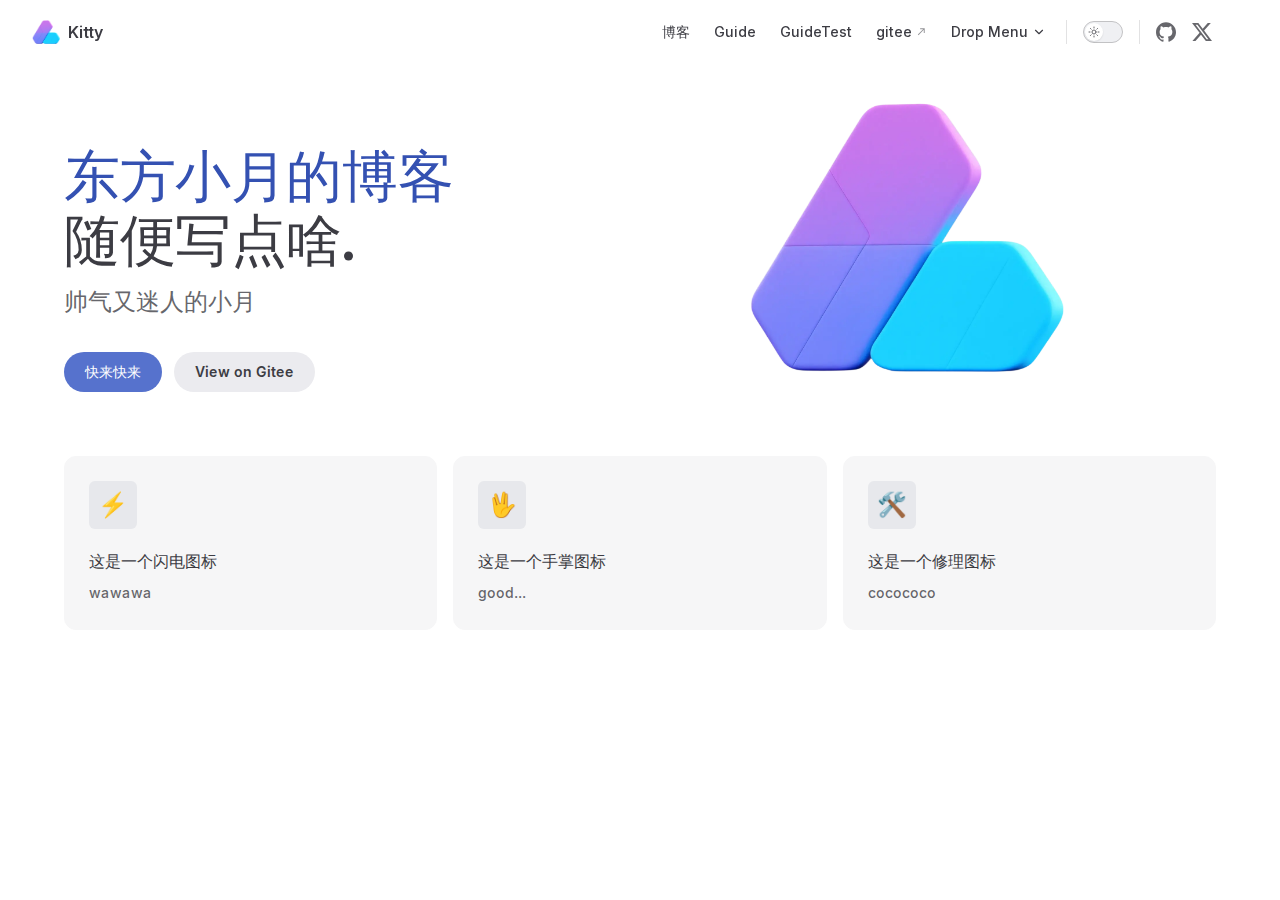
<file: index.html>
<!DOCTYPE html>
<html lang="en-US" dir="ltr">
  <head>
    <meta charset="utf-8">
    <meta name="viewport" content="width=device-width,initial-scale=1">
    <title>VitePress</title>
    <meta name="description" content="A VitePress site">
    <meta name="generator" content="VitePress v1.4.5">
    <link rel="preload stylesheet" href="/assets/style.BFDELe5T.css" as="style">
    
    <script type="module" src="/assets/app.DlVvWT2f.js"></script>
    <link rel="preload" href="/assets/inter-roman-latin.Di8DUHzh.woff2" as="font" type="font/woff2" crossorigin="">
    <link rel="modulepreload" href="/assets/chunks/theme.KlpSsUzC.js">
    <link rel="modulepreload" href="/assets/chunks/framework.CMRIcEiv.js">
    <link rel="modulepreload" href="/assets/index.md.DqPkDTNF.lean.js">
    <script id="check-dark-mode">(()=>{const e=localStorage.getItem("vitepress-theme-appearance")||"auto",a=window.matchMedia("(prefers-color-scheme: dark)").matches;(!e||e==="auto"?a:e==="dark")&&document.documentElement.classList.add("dark")})();</script>
    <script id="check-mac-os">document.documentElement.classList.toggle("mac",/Mac|iPhone|iPod|iPad/i.test(navigator.platform));</script>
  </head>
  <body>
    <div id="app"><div class="Layout" data-v-56290a55><!--[--><!--]--><!--[--><span tabindex="-1" data-v-dd2e3839></span><a href="#VPContent" class="VPSkipLink visually-hidden" data-v-dd2e3839> Skip to content </a><!--]--><!----><header class="VPNav" data-v-56290a55 data-v-4d13994f><div class="VPNavBar" data-v-4d13994f data-v-844591b4><div class="wrapper" data-v-844591b4><div class="container" data-v-844591b4><div class="title" data-v-844591b4><div class="VPNavBarTitle" data-v-844591b4 data-v-2c7dea91><a class="title" href="/" data-v-2c7dea91><!--[--><!--]--><!--[--><img class="VPImage logo" src="/logo-v1.webp" alt data-v-3a9316b8><!--]--><span data-v-2c7dea91>Kitty</span><!--[--><!--]--></a></div></div><div class="content" data-v-844591b4><div class="content-body" data-v-844591b4><!--[--><!--]--><div class="VPNavBarSearch search" data-v-844591b4><!----></div><nav aria-labelledby="main-nav-aria-label" class="VPNavBarMenu menu" data-v-844591b4 data-v-09d85138><span id="main-nav-aria-label" class="visually-hidden" data-v-09d85138> Main Navigation </span><!--[--><!--[--><a class="VPLink link VPNavBarMenuLink" href="/articles/%E7%BB%84%E4%BB%B6%E5%BA%93%E7%8E%AF%E5%A2%83%E6%90%AD%E5%BB%BA.html" tabindex="0" data-v-09d85138 data-v-2cd1070f><!--[--><span data-v-2cd1070f>博客</span><!--]--></a><!--]--><!--[--><a class="VPLink link VPNavBarMenuLink" href="/guide/" tabindex="0" data-v-09d85138 data-v-2cd1070f><!--[--><span data-v-2cd1070f>Guide</span><!--]--></a><!--]--><!--[--><a class="VPLink link VPNavBarMenuLink" href="/guide/test.html" tabindex="0" data-v-09d85138 data-v-2cd1070f><!--[--><span data-v-2cd1070f>GuideTest</span><!--]--></a><!--]--><!--[--><a class="VPLink link vp-external-link-icon VPNavBarMenuLink" href="https://gitee.com/geeksdidi" target="_blank" rel="noreferrer" tabindex="0" data-v-09d85138 data-v-2cd1070f><!--[--><span data-v-2cd1070f>gitee</span><!--]--></a><!--]--><!--[--><div class="VPFlyout VPNavBarMenuGroup" data-v-09d85138 data-v-c9b7af9c><button type="button" class="button" aria-haspopup="true" aria-expanded="false" data-v-c9b7af9c><span class="text" data-v-c9b7af9c><!----><span data-v-c9b7af9c>Drop Menu</span><span class="vpi-chevron-down text-icon" data-v-c9b7af9c></span></span></button><div class="menu" data-v-c9b7af9c><div class="VPMenu" data-v-c9b7af9c data-v-f07cc435><div class="items" data-v-f07cc435><!--[--><!--[--><div class="VPMenuGroup" data-v-f07cc435 data-v-6f00dcf9><!----><!--[--><!--[--><div class="VPMenuLink" data-v-6f00dcf9 data-v-63123902><a class="VPLink link" href="/item-1.html" data-v-63123902><!--[--><span data-v-63123902>Item A</span><!--]--></a></div><!--]--><!--[--><div class="VPMenuLink" data-v-6f00dcf9 data-v-63123902><a class="VPLink link" href="/item-2.html" data-v-63123902><!--[--><span data-v-63123902>Item B</span><!--]--></a></div><!--]--><!--]--></div><!--]--><!--[--><div class="VPMenuGroup" data-v-f07cc435 data-v-6f00dcf9><!----><!--[--><!--[--><div class="VPMenuLink" data-v-6f00dcf9 data-v-63123902><a class="VPLink link" href="/item-1.html" data-v-63123902><!--[--><span data-v-63123902>Item A</span><!--]--></a></div><!--]--><!--[--><div class="VPMenuLink" data-v-6f00dcf9 data-v-63123902><a class="VPLink link" href="/item-2.html" data-v-63123902><!--[--><span data-v-63123902>Item B</span><!--]--></a></div><!--]--><!--[--><div class="VPMenuLink" data-v-6f00dcf9 data-v-63123902><a class="VPLink link" href="/item-3.html" data-v-63123902><!--[--><span data-v-63123902>Item C</span><!--]--></a></div><!--]--><!--]--></div><!--]--><!--]--></div><!--[--><!--]--></div></div></div><!--]--><!--]--></nav><!----><div class="VPNavBarAppearance appearance" data-v-844591b4 data-v-234e1b7f><button class="VPSwitch VPSwitchAppearance" type="button" role="switch" title aria-checked="false" data-v-234e1b7f data-v-8934512b data-v-54df175d><span class="check" data-v-54df175d><span class="icon" data-v-54df175d><!--[--><span class="vpi-sun sun" data-v-8934512b></span><span class="vpi-moon moon" data-v-8934512b></span><!--]--></span></span></button></div><div class="VPSocialLinks VPNavBarSocialLinks social-links" data-v-844591b4 data-v-12627599 data-v-5330e2bf><!--[--><a class="VPSocialLink no-icon" href="https://gitee.com/geeksdidi" aria-label="github" target="_blank" rel="noopener" data-v-5330e2bf data-v-dbfcead3><span class="vpi-social-github" /></a><a class="VPSocialLink no-icon" href="..." aria-label="twitter" target="_blank" rel="noopener" data-v-5330e2bf data-v-dbfcead3><span class="vpi-social-twitter" /></a><a class="VPSocialLink no-icon" href="..." aria-label target="_blank" rel="noopener" data-v-5330e2bf data-v-dbfcead3><svg role="img" viewBox="0 0 24 24" xmlns="http://www.w3.org/2000/svg"><title>Dribbble</title><path d="M12...6.38z"/></svg></a><!--]--></div><div class="VPFlyout VPNavBarExtra extra" data-v-844591b4 data-v-29900dbf data-v-c9b7af9c><button type="button" class="button" aria-haspopup="true" aria-expanded="false" aria-label="extra navigation" data-v-c9b7af9c><span class="vpi-more-horizontal icon" data-v-c9b7af9c></span></button><div class="menu" data-v-c9b7af9c><div class="VPMenu" data-v-c9b7af9c data-v-f07cc435><!----><!--[--><!--[--><!----><div class="group" data-v-29900dbf><div class="item appearance" data-v-29900dbf><p class="label" data-v-29900dbf>Appearance</p><div class="appearance-action" data-v-29900dbf><button class="VPSwitch VPSwitchAppearance" type="button" role="switch" title aria-checked="false" data-v-29900dbf data-v-8934512b data-v-54df175d><span class="check" data-v-54df175d><span class="icon" data-v-54df175d><!--[--><span class="vpi-sun sun" data-v-8934512b></span><span class="vpi-moon moon" data-v-8934512b></span><!--]--></span></span></button></div></div></div><div class="group" data-v-29900dbf><div class="item social-links" data-v-29900dbf><div class="VPSocialLinks social-links-list" data-v-29900dbf data-v-5330e2bf><!--[--><a class="VPSocialLink no-icon" href="https://gitee.com/geeksdidi" aria-label="github" target="_blank" rel="noopener" data-v-5330e2bf data-v-dbfcead3><span class="vpi-social-github" /></a><a class="VPSocialLink no-icon" href="..." aria-label="twitter" target="_blank" rel="noopener" data-v-5330e2bf data-v-dbfcead3><span class="vpi-social-twitter" /></a><a class="VPSocialLink no-icon" href="..." aria-label target="_blank" rel="noopener" data-v-5330e2bf data-v-dbfcead3><svg role="img" viewBox="0 0 24 24" xmlns="http://www.w3.org/2000/svg"><title>Dribbble</title><path d="M12...6.38z"/></svg></a><!--]--></div></div></div><!--]--><!--]--></div></div></div><!--[--><!--]--><button type="button" class="VPNavBarHamburger hamburger" aria-label="mobile navigation" aria-expanded="false" aria-controls="VPNavScreen" data-v-844591b4 data-v-e22ed6b0><span class="container" data-v-e22ed6b0><span class="top" data-v-e22ed6b0></span><span class="middle" data-v-e22ed6b0></span><span class="bottom" data-v-e22ed6b0></span></span></button></div></div></div></div><div class="divider" data-v-844591b4><div class="divider-line" data-v-844591b4></div></div></div><!----></header><!----><!----><div class="VPContent is-home" id="VPContent" data-v-56290a55 data-v-e063cb03><div class="VPHome" data-v-e063cb03 data-v-b03186b8><!--[--><!--]--><div class="VPHero has-image VPHomeHero" data-v-b03186b8 data-v-a777d263><div class="container" data-v-a777d263><div class="main" data-v-a777d263><!--[--><!--]--><!--[--><h1 class="name" data-v-a777d263><span class="clip" data-v-a777d263>东方小月的博客</span></h1><p class="text" data-v-a777d263>随便写点啥.</p><p class="tagline" data-v-a777d263>帅气又迷人的小月</p><!--]--><!--[--><!--]--><div class="actions" data-v-a777d263><!--[--><div class="action" data-v-a777d263><a class="VPButton medium brand" href="/articles/%E7%BB%84%E4%BB%B6%E5%BA%93%E7%8E%AF%E5%A2%83%E6%90%AD%E5%BB%BA.html" data-v-a777d263 data-v-58e8c847>快来快来</a></div><div class="action" data-v-a777d263><a class="VPButton medium alt" href="https://gitee.com/geeksdidi" target="_blank" rel="noreferrer" data-v-a777d263 data-v-58e8c847>View on Gitee</a></div><!--]--></div><!--[--><!--]--></div><div class="image" data-v-a777d263><div class="image-container" data-v-a777d263><div class="image-bg" data-v-a777d263></div><!--[--><!--[--><img class="VPImage image-src" src="/logo-v1.webp" alt="Kitty" data-v-3a9316b8><!--]--><!--]--></div></div></div></div><!--[--><!--]--><!--[--><!--]--><div class="VPFeatures VPHomeFeatures" data-v-b03186b8 data-v-3e50cfc0><div class="container" data-v-3e50cfc0><div class="items" data-v-3e50cfc0><!--[--><div class="grid-3 item" data-v-3e50cfc0><div class="VPLink no-icon VPFeature" data-v-3e50cfc0 data-v-ed641607><!--[--><article class="box" data-v-ed641607><div class="icon" data-v-ed641607>⚡️</div><h2 class="title" data-v-ed641607>这是一个闪电图标</h2><p class="details" data-v-ed641607>wawawa</p><!----></article><!--]--></div></div><div class="grid-3 item" data-v-3e50cfc0><div class="VPLink no-icon VPFeature" data-v-3e50cfc0 data-v-ed641607><!--[--><article class="box" data-v-ed641607><div class="icon" data-v-ed641607>🖖</div><h2 class="title" data-v-ed641607>这是一个手掌图标</h2><p class="details" data-v-ed641607>good...</p><!----></article><!--]--></div></div><div class="grid-3 item" data-v-3e50cfc0><div class="VPLink no-icon VPFeature" data-v-3e50cfc0 data-v-ed641607><!--[--><article class="box" data-v-ed641607><div class="icon" data-v-ed641607>🛠️</div><h2 class="title" data-v-ed641607>这是一个修理图标</h2><p class="details" data-v-ed641607>cocococo</p><!----></article><!--]--></div></div><!--]--></div></div></div><!--[--><!--]--><div class="vp-doc container" style="" data-v-b03186b8 data-v-82a4f2e6><!--[--><div style="position:relative;" data-v-b03186b8><div></div></div><!--]--></div></div></div><!----><!--[--><!--]--></div></div>
    <script>window.__VP_HASH_MAP__=JSON.parse("{\"articles_gulp的使用.md\":\"2C3QZo8m\",\"articles_pina和vuex.md\":\"cldgC2jx\",\"articles_组件库环境搭建.md\":\"DxvCaoaK\",\"guide_index.md\":\"BYr3LndY\",\"guide_test.md\":\"CaKm5NhQ\",\"index.md\":\"DqPkDTNF\"}");window.__VP_SITE_DATA__=JSON.parse("{\"lang\":\"en-US\",\"dir\":\"ltr\",\"title\":\"VitePress\",\"description\":\"A VitePress site\",\"base\":\"/\",\"head\":[],\"router\":{\"prefetchLinks\":true},\"appearance\":true,\"themeConfig\":{\"siteTitle\":\"Kitty\",\"logo\":\"/logo-v1.webp\",\"description\":\"Just playing around.\",\"lastUpdated\":true,\"nav\":[{\"text\":\"博客\",\"link\":\"/articles/组件库环境搭建\"},{\"text\":\"Guide\",\"link\":\"/guide/\"},{\"text\":\"GuideTest\",\"link\":\"/guide/test\"},{\"text\":\"gitee\",\"link\":\"https://gitee.com/geeksdidi\"},{\"text\":\"Drop Menu\",\"items\":[{\"items\":[{\"text\":\"Item A\",\"link\":\"/item-1\"},{\"text\":\"Item B\",\"link\":\"/item-2\"}]},{\"items\":[{\"text\":\"Item A\",\"link\":\"/item-1\"},{\"text\":\"Item B\",\"link\":\"/item-2\"},{\"text\":\"Item C\",\"link\":\"/item-3\"}]}]}],\"socialLinks\":[{\"icon\":\"github\",\"link\":\"https://gitee.com/geeksdidi\"},{\"icon\":\"twitter\",\"link\":\"...\"},{\"icon\":{\"svg\":\"<svg role=\\\"img\\\" viewBox=\\\"0 0 24 24\\\" xmlns=\\\"http://www.w3.org/2000/svg\\\"><title>Dribbble</title><path d=\\\"M12...6.38z\\\"/></svg>\"},\"link\":\"...\"}],\"sidebar\":{\"/articles/\":[{\"text\":\"组件库源码实现\",\"items\":[{\"text\":\"组件库环境搭建\",\"link\":\"/articles/组件库环境搭建\"},{\"text\":\"gulp的使用\",\"link\":\"/articles/gulp的使用\"}]},{\"text\":\"vue教程\",\"collapsible\":true,\"collapsed\":true,\"items\":[{\"text\":\"pina和vuex\",\"link\":\"/articles/pina和vuex\"}]}]}},\"locales\":{},\"scrollOffset\":134,\"cleanUrls\":false}");</script>
    
  </body>
</html>
</file>
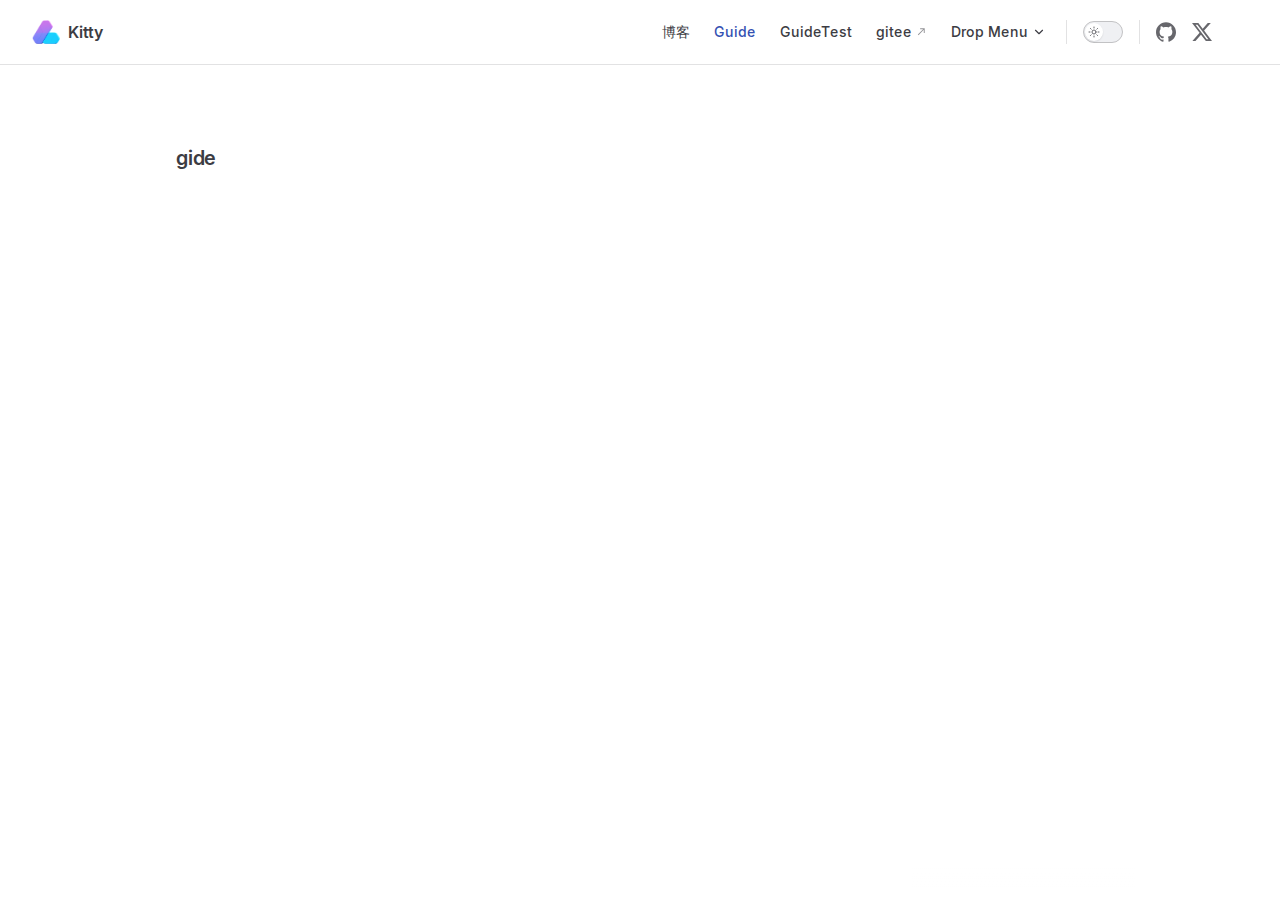
<file: guide/index.html>
<!DOCTYPE html>
<html lang="en-US" dir="ltr">
  <head>
    <meta charset="utf-8">
    <meta name="viewport" content="width=device-width,initial-scale=1">
    <title>VitePress</title>
    <meta name="description" content="A VitePress site">
    <meta name="generator" content="VitePress v1.4.5">
    <link rel="preload stylesheet" href="/assets/style.BFDELe5T.css" as="style">
    
    <script type="module" src="/assets/app.DlVvWT2f.js"></script>
    <link rel="preload" href="/assets/inter-roman-latin.Di8DUHzh.woff2" as="font" type="font/woff2" crossorigin="">
    <link rel="modulepreload" href="/assets/chunks/theme.KlpSsUzC.js">
    <link rel="modulepreload" href="/assets/chunks/framework.CMRIcEiv.js">
    <link rel="modulepreload" href="/assets/guide_index.md.BYr3LndY.lean.js">
    <script id="check-dark-mode">(()=>{const e=localStorage.getItem("vitepress-theme-appearance")||"auto",a=window.matchMedia("(prefers-color-scheme: dark)").matches;(!e||e==="auto"?a:e==="dark")&&document.documentElement.classList.add("dark")})();</script>
    <script id="check-mac-os">document.documentElement.classList.toggle("mac",/Mac|iPhone|iPod|iPad/i.test(navigator.platform));</script>
  </head>
  <body>
    <div id="app"><div class="Layout" data-v-56290a55><!--[--><!--]--><!--[--><span tabindex="-1" data-v-dd2e3839></span><a href="#VPContent" class="VPSkipLink visually-hidden" data-v-dd2e3839> Skip to content </a><!--]--><!----><header class="VPNav" data-v-56290a55 data-v-4d13994f><div class="VPNavBar" data-v-4d13994f data-v-844591b4><div class="wrapper" data-v-844591b4><div class="container" data-v-844591b4><div class="title" data-v-844591b4><div class="VPNavBarTitle" data-v-844591b4 data-v-2c7dea91><a class="title" href="/" data-v-2c7dea91><!--[--><!--]--><!--[--><img class="VPImage logo" src="/logo-v1.webp" alt data-v-3a9316b8><!--]--><span data-v-2c7dea91>Kitty</span><!--[--><!--]--></a></div></div><div class="content" data-v-844591b4><div class="content-body" data-v-844591b4><!--[--><!--]--><div class="VPNavBarSearch search" data-v-844591b4><!----></div><nav aria-labelledby="main-nav-aria-label" class="VPNavBarMenu menu" data-v-844591b4 data-v-09d85138><span id="main-nav-aria-label" class="visually-hidden" data-v-09d85138> Main Navigation </span><!--[--><!--[--><a class="VPLink link VPNavBarMenuLink" href="/articles/%E7%BB%84%E4%BB%B6%E5%BA%93%E7%8E%AF%E5%A2%83%E6%90%AD%E5%BB%BA.html" tabindex="0" data-v-09d85138 data-v-2cd1070f><!--[--><span data-v-2cd1070f>博客</span><!--]--></a><!--]--><!--[--><a class="VPLink link VPNavBarMenuLink active" href="/guide/" tabindex="0" data-v-09d85138 data-v-2cd1070f><!--[--><span data-v-2cd1070f>Guide</span><!--]--></a><!--]--><!--[--><a class="VPLink link VPNavBarMenuLink" href="/guide/test.html" tabindex="0" data-v-09d85138 data-v-2cd1070f><!--[--><span data-v-2cd1070f>GuideTest</span><!--]--></a><!--]--><!--[--><a class="VPLink link vp-external-link-icon VPNavBarMenuLink" href="https://gitee.com/geeksdidi" target="_blank" rel="noreferrer" tabindex="0" data-v-09d85138 data-v-2cd1070f><!--[--><span data-v-2cd1070f>gitee</span><!--]--></a><!--]--><!--[--><div class="VPFlyout VPNavBarMenuGroup" data-v-09d85138 data-v-c9b7af9c><button type="button" class="button" aria-haspopup="true" aria-expanded="false" data-v-c9b7af9c><span class="text" data-v-c9b7af9c><!----><span data-v-c9b7af9c>Drop Menu</span><span class="vpi-chevron-down text-icon" data-v-c9b7af9c></span></span></button><div class="menu" data-v-c9b7af9c><div class="VPMenu" data-v-c9b7af9c data-v-f07cc435><div class="items" data-v-f07cc435><!--[--><!--[--><div class="VPMenuGroup" data-v-f07cc435 data-v-6f00dcf9><!----><!--[--><!--[--><div class="VPMenuLink" data-v-6f00dcf9 data-v-63123902><a class="VPLink link" href="/item-1.html" data-v-63123902><!--[--><span data-v-63123902>Item A</span><!--]--></a></div><!--]--><!--[--><div class="VPMenuLink" data-v-6f00dcf9 data-v-63123902><a class="VPLink link" href="/item-2.html" data-v-63123902><!--[--><span data-v-63123902>Item B</span><!--]--></a></div><!--]--><!--]--></div><!--]--><!--[--><div class="VPMenuGroup" data-v-f07cc435 data-v-6f00dcf9><!----><!--[--><!--[--><div class="VPMenuLink" data-v-6f00dcf9 data-v-63123902><a class="VPLink link" href="/item-1.html" data-v-63123902><!--[--><span data-v-63123902>Item A</span><!--]--></a></div><!--]--><!--[--><div class="VPMenuLink" data-v-6f00dcf9 data-v-63123902><a class="VPLink link" href="/item-2.html" data-v-63123902><!--[--><span data-v-63123902>Item B</span><!--]--></a></div><!--]--><!--[--><div class="VPMenuLink" data-v-6f00dcf9 data-v-63123902><a class="VPLink link" href="/item-3.html" data-v-63123902><!--[--><span data-v-63123902>Item C</span><!--]--></a></div><!--]--><!--]--></div><!--]--><!--]--></div><!--[--><!--]--></div></div></div><!--]--><!--]--></nav><!----><div class="VPNavBarAppearance appearance" data-v-844591b4 data-v-234e1b7f><button class="VPSwitch VPSwitchAppearance" type="button" role="switch" title aria-checked="false" data-v-234e1b7f data-v-8934512b data-v-54df175d><span class="check" data-v-54df175d><span class="icon" data-v-54df175d><!--[--><span class="vpi-sun sun" data-v-8934512b></span><span class="vpi-moon moon" data-v-8934512b></span><!--]--></span></span></button></div><div class="VPSocialLinks VPNavBarSocialLinks social-links" data-v-844591b4 data-v-12627599 data-v-5330e2bf><!--[--><a class="VPSocialLink no-icon" href="https://gitee.com/geeksdidi" aria-label="github" target="_blank" rel="noopener" data-v-5330e2bf data-v-dbfcead3><span class="vpi-social-github" /></a><a class="VPSocialLink no-icon" href="..." aria-label="twitter" target="_blank" rel="noopener" data-v-5330e2bf data-v-dbfcead3><span class="vpi-social-twitter" /></a><a class="VPSocialLink no-icon" href="..." aria-label target="_blank" rel="noopener" data-v-5330e2bf data-v-dbfcead3><svg role="img" viewBox="0 0 24 24" xmlns="http://www.w3.org/2000/svg"><title>Dribbble</title><path d="M12...6.38z"/></svg></a><!--]--></div><div class="VPFlyout VPNavBarExtra extra" data-v-844591b4 data-v-29900dbf data-v-c9b7af9c><button type="button" class="button" aria-haspopup="true" aria-expanded="false" aria-label="extra navigation" data-v-c9b7af9c><span class="vpi-more-horizontal icon" data-v-c9b7af9c></span></button><div class="menu" data-v-c9b7af9c><div class="VPMenu" data-v-c9b7af9c data-v-f07cc435><!----><!--[--><!--[--><!----><div class="group" data-v-29900dbf><div class="item appearance" data-v-29900dbf><p class="label" data-v-29900dbf>Appearance</p><div class="appearance-action" data-v-29900dbf><button class="VPSwitch VPSwitchAppearance" type="button" role="switch" title aria-checked="false" data-v-29900dbf data-v-8934512b data-v-54df175d><span class="check" data-v-54df175d><span class="icon" data-v-54df175d><!--[--><span class="vpi-sun sun" data-v-8934512b></span><span class="vpi-moon moon" data-v-8934512b></span><!--]--></span></span></button></div></div></div><div class="group" data-v-29900dbf><div class="item social-links" data-v-29900dbf><div class="VPSocialLinks social-links-list" data-v-29900dbf data-v-5330e2bf><!--[--><a class="VPSocialLink no-icon" href="https://gitee.com/geeksdidi" aria-label="github" target="_blank" rel="noopener" data-v-5330e2bf data-v-dbfcead3><span class="vpi-social-github" /></a><a class="VPSocialLink no-icon" href="..." aria-label="twitter" target="_blank" rel="noopener" data-v-5330e2bf data-v-dbfcead3><span class="vpi-social-twitter" /></a><a class="VPSocialLink no-icon" href="..." aria-label target="_blank" rel="noopener" data-v-5330e2bf data-v-dbfcead3><svg role="img" viewBox="0 0 24 24" xmlns="http://www.w3.org/2000/svg"><title>Dribbble</title><path d="M12...6.38z"/></svg></a><!--]--></div></div></div><!--]--><!--]--></div></div></div><!--[--><!--]--><button type="button" class="VPNavBarHamburger hamburger" aria-label="mobile navigation" aria-expanded="false" aria-controls="VPNavScreen" data-v-844591b4 data-v-e22ed6b0><span class="container" data-v-e22ed6b0><span class="top" data-v-e22ed6b0></span><span class="middle" data-v-e22ed6b0></span><span class="bottom" data-v-e22ed6b0></span></span></button></div></div></div></div><div class="divider" data-v-844591b4><div class="divider-line" data-v-844591b4></div></div></div><!----></header><div class="VPLocalNav empty fixed" data-v-56290a55 data-v-e239636c><div class="container" data-v-e239636c><!----><div class="VPLocalNavOutlineDropdown" style="--vp-vh:0px;" data-v-e239636c data-v-11f62582><button data-v-11f62582>Return to top</button><!----></div></div></div><!----><div class="VPContent" id="VPContent" data-v-56290a55 data-v-e063cb03><div class="VPDoc has-aside" data-v-e063cb03 data-v-be43058b><!--[--><!--]--><div class="container" data-v-be43058b><div class="aside" data-v-be43058b><div class="aside-curtain" data-v-be43058b></div><div class="aside-container" data-v-be43058b><div class="aside-content" data-v-be43058b><div class="VPDocAside" data-v-be43058b data-v-4dbb2d03><!--[--><!--]--><!--[--><!--]--><nav aria-labelledby="doc-outline-aria-label" class="VPDocAsideOutline" data-v-4dbb2d03 data-v-7ffccf9e><div class="content" data-v-7ffccf9e><div class="outline-marker" data-v-7ffccf9e></div><div aria-level="2" class="outline-title" id="doc-outline-aria-label" role="heading" data-v-7ffccf9e>On this page</div><ul class="VPDocOutlineItem root" data-v-7ffccf9e data-v-29516d65><!--[--><!--]--></ul></div></nav><!--[--><!--]--><div class="spacer" data-v-4dbb2d03></div><!--[--><!--]--><!----><!--[--><!--]--><!--[--><!--]--></div></div></div></div><div class="content" data-v-be43058b><div class="content-container" data-v-be43058b><!--[--><!--]--><main class="main" data-v-be43058b><div style="position:relative;" class="vp-doc _guide_" data-v-be43058b><div><h3 id="gide" tabindex="-1">gide <a class="header-anchor" href="#gide" aria-label="Permalink to &quot;gide&quot;">​</a></h3></div></div></main><footer class="VPDocFooter" data-v-be43058b data-v-15feba26><!--[--><!--]--><!----><!----></footer><!--[--><!--]--></div></div></div><!--[--><!--]--></div></div><!----><!--[--><!--]--></div></div>
    <script>window.__VP_HASH_MAP__=JSON.parse("{\"articles_gulp的使用.md\":\"2C3QZo8m\",\"articles_pina和vuex.md\":\"cldgC2jx\",\"articles_组件库环境搭建.md\":\"DxvCaoaK\",\"guide_index.md\":\"BYr3LndY\",\"guide_test.md\":\"CaKm5NhQ\",\"index.md\":\"DqPkDTNF\"}");window.__VP_SITE_DATA__=JSON.parse("{\"lang\":\"en-US\",\"dir\":\"ltr\",\"title\":\"VitePress\",\"description\":\"A VitePress site\",\"base\":\"/\",\"head\":[],\"router\":{\"prefetchLinks\":true},\"appearance\":true,\"themeConfig\":{\"siteTitle\":\"Kitty\",\"logo\":\"/logo-v1.webp\",\"description\":\"Just playing around.\",\"lastUpdated\":true,\"nav\":[{\"text\":\"博客\",\"link\":\"/articles/组件库环境搭建\"},{\"text\":\"Guide\",\"link\":\"/guide/\"},{\"text\":\"GuideTest\",\"link\":\"/guide/test\"},{\"text\":\"gitee\",\"link\":\"https://gitee.com/geeksdidi\"},{\"text\":\"Drop Menu\",\"items\":[{\"items\":[{\"text\":\"Item A\",\"link\":\"/item-1\"},{\"text\":\"Item B\",\"link\":\"/item-2\"}]},{\"items\":[{\"text\":\"Item A\",\"link\":\"/item-1\"},{\"text\":\"Item B\",\"link\":\"/item-2\"},{\"text\":\"Item C\",\"link\":\"/item-3\"}]}]}],\"socialLinks\":[{\"icon\":\"github\",\"link\":\"https://gitee.com/geeksdidi\"},{\"icon\":\"twitter\",\"link\":\"...\"},{\"icon\":{\"svg\":\"<svg role=\\\"img\\\" viewBox=\\\"0 0 24 24\\\" xmlns=\\\"http://www.w3.org/2000/svg\\\"><title>Dribbble</title><path d=\\\"M12...6.38z\\\"/></svg>\"},\"link\":\"...\"}],\"sidebar\":{\"/articles/\":[{\"text\":\"组件库源码实现\",\"items\":[{\"text\":\"组件库环境搭建\",\"link\":\"/articles/组件库环境搭建\"},{\"text\":\"gulp的使用\",\"link\":\"/articles/gulp的使用\"}]},{\"text\":\"vue教程\",\"collapsible\":true,\"collapsed\":true,\"items\":[{\"text\":\"pina和vuex\",\"link\":\"/articles/pina和vuex\"}]}]}},\"locales\":{},\"scrollOffset\":134,\"cleanUrls\":false}");</script>
    
  </body>
</html>
</file>
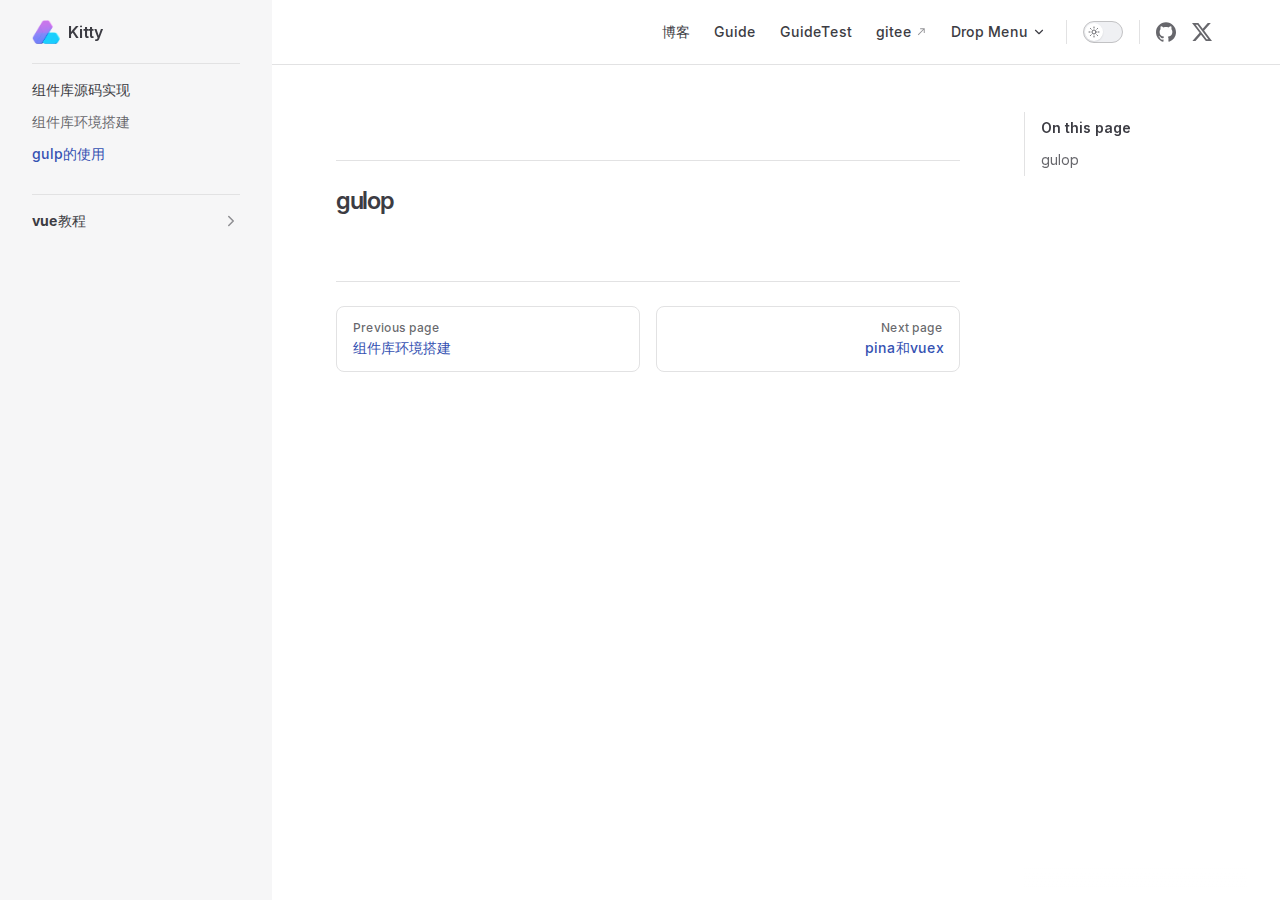
<file: articles/gulp的使用.html>
<!DOCTYPE html>
<html lang="en-US" dir="ltr">
  <head>
    <meta charset="utf-8">
    <meta name="viewport" content="width=device-width,initial-scale=1">
    <title>VitePress</title>
    <meta name="description" content="A VitePress site">
    <meta name="generator" content="VitePress v1.4.5">
    <link rel="preload stylesheet" href="/assets/style.BFDELe5T.css" as="style">
    
    <script type="module" src="/assets/app.DlVvWT2f.js"></script>
    <link rel="preload" href="/assets/inter-roman-latin.Di8DUHzh.woff2" as="font" type="font/woff2" crossorigin="">
    <link rel="modulepreload" href="/assets/chunks/theme.KlpSsUzC.js">
    <link rel="modulepreload" href="/assets/chunks/framework.CMRIcEiv.js">
    <link rel="modulepreload" href="/assets/articles_gulp的使用.md.2C3QZo8m.lean.js">
    <script id="check-dark-mode">(()=>{const e=localStorage.getItem("vitepress-theme-appearance")||"auto",a=window.matchMedia("(prefers-color-scheme: dark)").matches;(!e||e==="auto"?a:e==="dark")&&document.documentElement.classList.add("dark")})();</script>
    <script id="check-mac-os">document.documentElement.classList.toggle("mac",/Mac|iPhone|iPod|iPad/i.test(navigator.platform));</script>
  </head>
  <body>
    <div id="app"><div class="Layout" data-v-56290a55><!--[--><!--]--><!--[--><span tabindex="-1" data-v-dd2e3839></span><a href="#VPContent" class="VPSkipLink visually-hidden" data-v-dd2e3839> Skip to content </a><!--]--><!----><header class="VPNav" data-v-56290a55 data-v-4d13994f><div class="VPNavBar" data-v-4d13994f data-v-844591b4><div class="wrapper" data-v-844591b4><div class="container" data-v-844591b4><div class="title" data-v-844591b4><div class="VPNavBarTitle has-sidebar" data-v-844591b4 data-v-2c7dea91><a class="title" href="/" data-v-2c7dea91><!--[--><!--]--><!--[--><img class="VPImage logo" src="/logo-v1.webp" alt data-v-3a9316b8><!--]--><span data-v-2c7dea91>Kitty</span><!--[--><!--]--></a></div></div><div class="content" data-v-844591b4><div class="content-body" data-v-844591b4><!--[--><!--]--><div class="VPNavBarSearch search" data-v-844591b4><!----></div><nav aria-labelledby="main-nav-aria-label" class="VPNavBarMenu menu" data-v-844591b4 data-v-09d85138><span id="main-nav-aria-label" class="visually-hidden" data-v-09d85138> Main Navigation </span><!--[--><!--[--><a class="VPLink link VPNavBarMenuLink" href="/articles/%E7%BB%84%E4%BB%B6%E5%BA%93%E7%8E%AF%E5%A2%83%E6%90%AD%E5%BB%BA.html" tabindex="0" data-v-09d85138 data-v-2cd1070f><!--[--><span data-v-2cd1070f>博客</span><!--]--></a><!--]--><!--[--><a class="VPLink link VPNavBarMenuLink" href="/guide/" tabindex="0" data-v-09d85138 data-v-2cd1070f><!--[--><span data-v-2cd1070f>Guide</span><!--]--></a><!--]--><!--[--><a class="VPLink link VPNavBarMenuLink" href="/guide/test.html" tabindex="0" data-v-09d85138 data-v-2cd1070f><!--[--><span data-v-2cd1070f>GuideTest</span><!--]--></a><!--]--><!--[--><a class="VPLink link vp-external-link-icon VPNavBarMenuLink" href="https://gitee.com/geeksdidi" target="_blank" rel="noreferrer" tabindex="0" data-v-09d85138 data-v-2cd1070f><!--[--><span data-v-2cd1070f>gitee</span><!--]--></a><!--]--><!--[--><div class="VPFlyout VPNavBarMenuGroup" data-v-09d85138 data-v-c9b7af9c><button type="button" class="button" aria-haspopup="true" aria-expanded="false" data-v-c9b7af9c><span class="text" data-v-c9b7af9c><!----><span data-v-c9b7af9c>Drop Menu</span><span class="vpi-chevron-down text-icon" data-v-c9b7af9c></span></span></button><div class="menu" data-v-c9b7af9c><div class="VPMenu" data-v-c9b7af9c data-v-f07cc435><div class="items" data-v-f07cc435><!--[--><!--[--><div class="VPMenuGroup" data-v-f07cc435 data-v-6f00dcf9><!----><!--[--><!--[--><div class="VPMenuLink" data-v-6f00dcf9 data-v-63123902><a class="VPLink link" href="/item-1.html" data-v-63123902><!--[--><span data-v-63123902>Item A</span><!--]--></a></div><!--]--><!--[--><div class="VPMenuLink" data-v-6f00dcf9 data-v-63123902><a class="VPLink link" href="/item-2.html" data-v-63123902><!--[--><span data-v-63123902>Item B</span><!--]--></a></div><!--]--><!--]--></div><!--]--><!--[--><div class="VPMenuGroup" data-v-f07cc435 data-v-6f00dcf9><!----><!--[--><!--[--><div class="VPMenuLink" data-v-6f00dcf9 data-v-63123902><a class="VPLink link" href="/item-1.html" data-v-63123902><!--[--><span data-v-63123902>Item A</span><!--]--></a></div><!--]--><!--[--><div class="VPMenuLink" data-v-6f00dcf9 data-v-63123902><a class="VPLink link" href="/item-2.html" data-v-63123902><!--[--><span data-v-63123902>Item B</span><!--]--></a></div><!--]--><!--[--><div class="VPMenuLink" data-v-6f00dcf9 data-v-63123902><a class="VPLink link" href="/item-3.html" data-v-63123902><!--[--><span data-v-63123902>Item C</span><!--]--></a></div><!--]--><!--]--></div><!--]--><!--]--></div><!--[--><!--]--></div></div></div><!--]--><!--]--></nav><!----><div class="VPNavBarAppearance appearance" data-v-844591b4 data-v-234e1b7f><button class="VPSwitch VPSwitchAppearance" type="button" role="switch" title aria-checked="false" data-v-234e1b7f data-v-8934512b data-v-54df175d><span class="check" data-v-54df175d><span class="icon" data-v-54df175d><!--[--><span class="vpi-sun sun" data-v-8934512b></span><span class="vpi-moon moon" data-v-8934512b></span><!--]--></span></span></button></div><div class="VPSocialLinks VPNavBarSocialLinks social-links" data-v-844591b4 data-v-12627599 data-v-5330e2bf><!--[--><a class="VPSocialLink no-icon" href="https://gitee.com/geeksdidi" aria-label="github" target="_blank" rel="noopener" data-v-5330e2bf data-v-dbfcead3><span class="vpi-social-github" /></a><a class="VPSocialLink no-icon" href="..." aria-label="twitter" target="_blank" rel="noopener" data-v-5330e2bf data-v-dbfcead3><span class="vpi-social-twitter" /></a><a class="VPSocialLink no-icon" href="..." aria-label target="_blank" rel="noopener" data-v-5330e2bf data-v-dbfcead3><svg role="img" viewBox="0 0 24 24" xmlns="http://www.w3.org/2000/svg"><title>Dribbble</title><path d="M12...6.38z"/></svg></a><!--]--></div><div class="VPFlyout VPNavBarExtra extra" data-v-844591b4 data-v-29900dbf data-v-c9b7af9c><button type="button" class="button" aria-haspopup="true" aria-expanded="false" aria-label="extra navigation" data-v-c9b7af9c><span class="vpi-more-horizontal icon" data-v-c9b7af9c></span></button><div class="menu" data-v-c9b7af9c><div class="VPMenu" data-v-c9b7af9c data-v-f07cc435><!----><!--[--><!--[--><!----><div class="group" data-v-29900dbf><div class="item appearance" data-v-29900dbf><p class="label" data-v-29900dbf>Appearance</p><div class="appearance-action" data-v-29900dbf><button class="VPSwitch VPSwitchAppearance" type="button" role="switch" title aria-checked="false" data-v-29900dbf data-v-8934512b data-v-54df175d><span class="check" data-v-54df175d><span class="icon" data-v-54df175d><!--[--><span class="vpi-sun sun" data-v-8934512b></span><span class="vpi-moon moon" data-v-8934512b></span><!--]--></span></span></button></div></div></div><div class="group" data-v-29900dbf><div class="item social-links" data-v-29900dbf><div class="VPSocialLinks social-links-list" data-v-29900dbf data-v-5330e2bf><!--[--><a class="VPSocialLink no-icon" href="https://gitee.com/geeksdidi" aria-label="github" target="_blank" rel="noopener" data-v-5330e2bf data-v-dbfcead3><span class="vpi-social-github" /></a><a class="VPSocialLink no-icon" href="..." aria-label="twitter" target="_blank" rel="noopener" data-v-5330e2bf data-v-dbfcead3><span class="vpi-social-twitter" /></a><a class="VPSocialLink no-icon" href="..." aria-label target="_blank" rel="noopener" data-v-5330e2bf data-v-dbfcead3><svg role="img" viewBox="0 0 24 24" xmlns="http://www.w3.org/2000/svg"><title>Dribbble</title><path d="M12...6.38z"/></svg></a><!--]--></div></div></div><!--]--><!--]--></div></div></div><!--[--><!--]--><button type="button" class="VPNavBarHamburger hamburger" aria-label="mobile navigation" aria-expanded="false" aria-controls="VPNavScreen" data-v-844591b4 data-v-e22ed6b0><span class="container" data-v-e22ed6b0><span class="top" data-v-e22ed6b0></span><span class="middle" data-v-e22ed6b0></span><span class="bottom" data-v-e22ed6b0></span></span></button></div></div></div></div><div class="divider" data-v-844591b4><div class="divider-line" data-v-844591b4></div></div></div><!----></header><div class="VPLocalNav has-sidebar empty" data-v-56290a55 data-v-e239636c><div class="container" data-v-e239636c><button class="menu" aria-expanded="false" aria-controls="VPSidebarNav" data-v-e239636c><span class="vpi-align-left menu-icon" data-v-e239636c></span><span class="menu-text" data-v-e239636c>Menu</span></button><div class="VPLocalNavOutlineDropdown" style="--vp-vh:0px;" data-v-e239636c data-v-11f62582><button data-v-11f62582>Return to top</button><!----></div></div></div><aside class="VPSidebar" data-v-56290a55 data-v-5f809a20><div class="curtain" data-v-5f809a20></div><nav class="nav" id="VPSidebarNav" aria-labelledby="sidebar-aria-label" tabindex="-1" data-v-5f809a20><span class="visually-hidden" id="sidebar-aria-label" data-v-5f809a20> Sidebar Navigation </span><!--[--><!--]--><!--[--><div class="no-transition group" data-v-2bc52231><section class="VPSidebarItem level-0 has-active" data-v-2bc52231 data-v-c37e84e1><div class="item" role="button" tabindex="0" data-v-c37e84e1><div class="indicator" data-v-c37e84e1></div><h2 class="text" data-v-c37e84e1>组件库源码实现</h2><!----></div><div class="items" data-v-c37e84e1><!--[--><div class="VPSidebarItem level-1 is-link" data-v-c37e84e1 data-v-c37e84e1><div class="item" data-v-c37e84e1><div class="indicator" data-v-c37e84e1></div><a class="VPLink link link" href="/articles/%E7%BB%84%E4%BB%B6%E5%BA%93%E7%8E%AF%E5%A2%83%E6%90%AD%E5%BB%BA.html" data-v-c37e84e1><!--[--><p class="text" data-v-c37e84e1>组件库环境搭建</p><!--]--></a><!----></div><!----></div><div class="VPSidebarItem level-1 is-link" data-v-c37e84e1 data-v-c37e84e1><div class="item" data-v-c37e84e1><div class="indicator" data-v-c37e84e1></div><a class="VPLink link link" href="/articles/gulp%E7%9A%84%E4%BD%BF%E7%94%A8.html" data-v-c37e84e1><!--[--><p class="text" data-v-c37e84e1>gulp的使用</p><!--]--></a><!----></div><!----></div><!--]--></div></section></div><div class="no-transition group" data-v-2bc52231><section class="VPSidebarItem level-0 collapsible collapsed" data-v-2bc52231 data-v-c37e84e1><div class="item" role="button" tabindex="0" data-v-c37e84e1><div class="indicator" data-v-c37e84e1></div><h2 class="text" data-v-c37e84e1>vue教程</h2><div class="caret" role="button" aria-label="toggle section" tabindex="0" data-v-c37e84e1><span class="vpi-chevron-right caret-icon" data-v-c37e84e1></span></div></div><div class="items" data-v-c37e84e1><!--[--><div class="VPSidebarItem level-1 is-link" data-v-c37e84e1 data-v-c37e84e1><div class="item" data-v-c37e84e1><div class="indicator" data-v-c37e84e1></div><a class="VPLink link link" href="/articles/pina%E5%92%8Cvuex.html" data-v-c37e84e1><!--[--><p class="text" data-v-c37e84e1>pina和vuex</p><!--]--></a><!----></div><!----></div><!--]--></div></section></div><!--]--><!--[--><!--]--></nav></aside><div class="VPContent has-sidebar" id="VPContent" data-v-56290a55 data-v-e063cb03><div class="VPDoc has-sidebar has-aside" data-v-e063cb03 data-v-be43058b><!--[--><!--]--><div class="container" data-v-be43058b><div class="aside" data-v-be43058b><div class="aside-curtain" data-v-be43058b></div><div class="aside-container" data-v-be43058b><div class="aside-content" data-v-be43058b><div class="VPDocAside" data-v-be43058b data-v-4dbb2d03><!--[--><!--]--><!--[--><!--]--><nav aria-labelledby="doc-outline-aria-label" class="VPDocAsideOutline" data-v-4dbb2d03 data-v-7ffccf9e><div class="content" data-v-7ffccf9e><div class="outline-marker" data-v-7ffccf9e></div><div aria-level="2" class="outline-title" id="doc-outline-aria-label" role="heading" data-v-7ffccf9e>On this page</div><ul class="VPDocOutlineItem root" data-v-7ffccf9e data-v-29516d65><!--[--><!--]--></ul></div></nav><!--[--><!--]--><div class="spacer" data-v-4dbb2d03></div><!--[--><!--]--><!----><!--[--><!--]--><!--[--><!--]--></div></div></div></div><div class="content" data-v-be43058b><div class="content-container" data-v-be43058b><!--[--><!--]--><main class="main" data-v-be43058b><div style="position:relative;" class="vp-doc _articles_gulp%E7%9A%84%E4%BD%BF%E7%94%A8" data-v-be43058b><div><h2 id="gulop" tabindex="-1">gulop <a class="header-anchor" href="#gulop" aria-label="Permalink to &quot;gulop&quot;">​</a></h2></div></div></main><footer class="VPDocFooter" data-v-be43058b data-v-15feba26><!--[--><!--]--><!----><nav class="prev-next" aria-labelledby="doc-footer-aria-label" data-v-15feba26><span class="visually-hidden" id="doc-footer-aria-label" data-v-15feba26>Pager</span><div class="pager" data-v-15feba26><a class="VPLink link pager-link prev" href="/articles/%E7%BB%84%E4%BB%B6%E5%BA%93%E7%8E%AF%E5%A2%83%E6%90%AD%E5%BB%BA.html" data-v-15feba26><!--[--><span class="desc" data-v-15feba26>Previous page</span><span class="title" data-v-15feba26>组件库环境搭建</span><!--]--></a></div><div class="pager" data-v-15feba26><a class="VPLink link pager-link next" href="/articles/pina%E5%92%8Cvuex.html" data-v-15feba26><!--[--><span class="desc" data-v-15feba26>Next page</span><span class="title" data-v-15feba26>pina和vuex</span><!--]--></a></div></nav></footer><!--[--><!--]--></div></div></div><!--[--><!--]--></div></div><!----><!--[--><!--]--></div></div>
    <script>window.__VP_HASH_MAP__=JSON.parse("{\"articles_gulp的使用.md\":\"2C3QZo8m\",\"articles_pina和vuex.md\":\"cldgC2jx\",\"articles_组件库环境搭建.md\":\"DxvCaoaK\",\"guide_index.md\":\"BYr3LndY\",\"guide_test.md\":\"CaKm5NhQ\",\"index.md\":\"DqPkDTNF\"}");window.__VP_SITE_DATA__=JSON.parse("{\"lang\":\"en-US\",\"dir\":\"ltr\",\"title\":\"VitePress\",\"description\":\"A VitePress site\",\"base\":\"/\",\"head\":[],\"router\":{\"prefetchLinks\":true},\"appearance\":true,\"themeConfig\":{\"siteTitle\":\"Kitty\",\"logo\":\"/logo-v1.webp\",\"description\":\"Just playing around.\",\"lastUpdated\":true,\"nav\":[{\"text\":\"博客\",\"link\":\"/articles/组件库环境搭建\"},{\"text\":\"Guide\",\"link\":\"/guide/\"},{\"text\":\"GuideTest\",\"link\":\"/guide/test\"},{\"text\":\"gitee\",\"link\":\"https://gitee.com/geeksdidi\"},{\"text\":\"Drop Menu\",\"items\":[{\"items\":[{\"text\":\"Item A\",\"link\":\"/item-1\"},{\"text\":\"Item B\",\"link\":\"/item-2\"}]},{\"items\":[{\"text\":\"Item A\",\"link\":\"/item-1\"},{\"text\":\"Item B\",\"link\":\"/item-2\"},{\"text\":\"Item C\",\"link\":\"/item-3\"}]}]}],\"socialLinks\":[{\"icon\":\"github\",\"link\":\"https://gitee.com/geeksdidi\"},{\"icon\":\"twitter\",\"link\":\"...\"},{\"icon\":{\"svg\":\"<svg role=\\\"img\\\" viewBox=\\\"0 0 24 24\\\" xmlns=\\\"http://www.w3.org/2000/svg\\\"><title>Dribbble</title><path d=\\\"M12...6.38z\\\"/></svg>\"},\"link\":\"...\"}],\"sidebar\":{\"/articles/\":[{\"text\":\"组件库源码实现\",\"items\":[{\"text\":\"组件库环境搭建\",\"link\":\"/articles/组件库环境搭建\"},{\"text\":\"gulp的使用\",\"link\":\"/articles/gulp的使用\"}]},{\"text\":\"vue教程\",\"collapsible\":true,\"collapsed\":true,\"items\":[{\"text\":\"pina和vuex\",\"link\":\"/articles/pina和vuex\"}]}]}},\"locales\":{},\"scrollOffset\":134,\"cleanUrls\":false}");</script>
    
  </body>
</html>
</file>
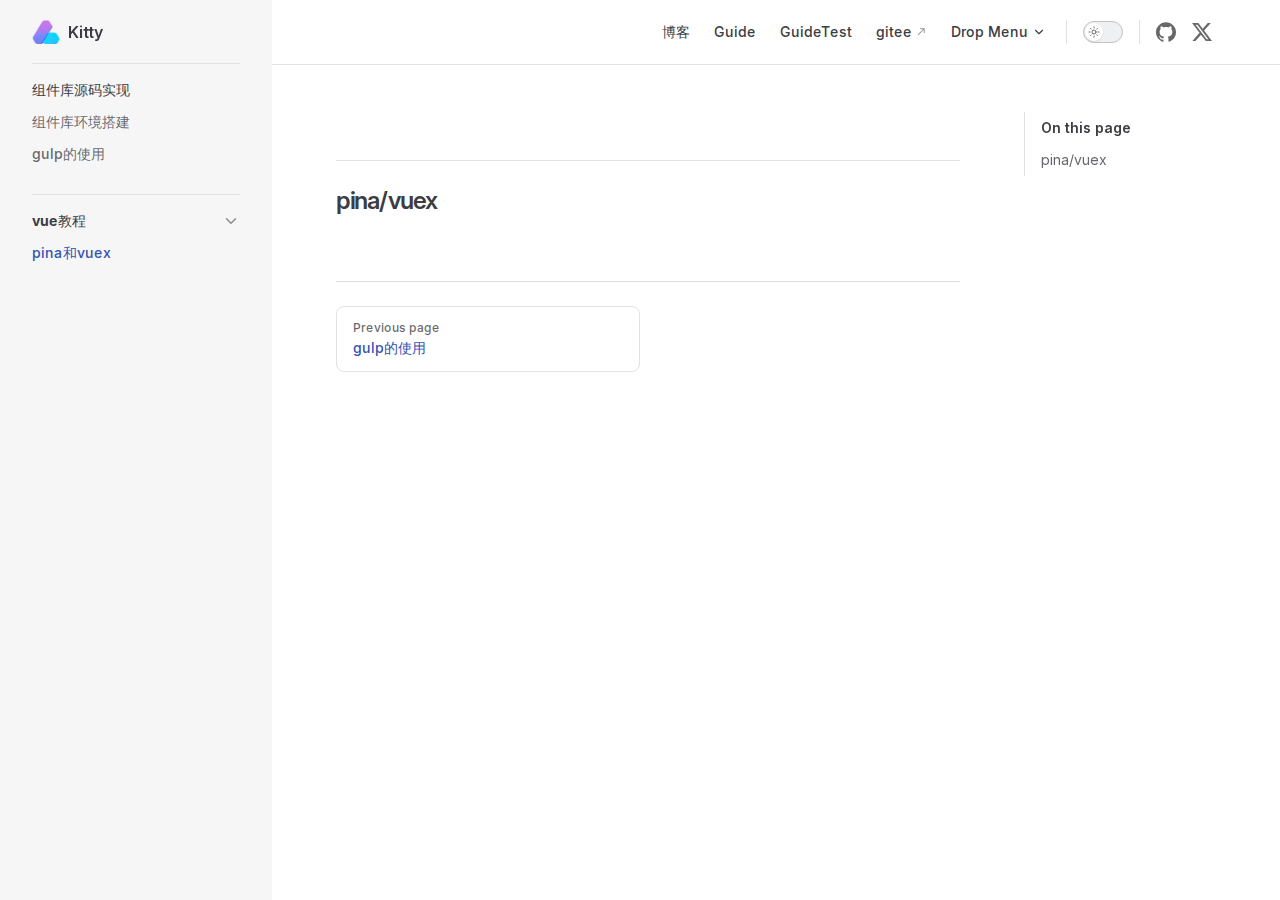
<file: articles/pina和vuex.html>
<!DOCTYPE html>
<html lang="en-US" dir="ltr">
  <head>
    <meta charset="utf-8">
    <meta name="viewport" content="width=device-width,initial-scale=1">
    <title>VitePress</title>
    <meta name="description" content="A VitePress site">
    <meta name="generator" content="VitePress v1.4.5">
    <link rel="preload stylesheet" href="/assets/style.BFDELe5T.css" as="style">
    
    <script type="module" src="/assets/app.DlVvWT2f.js"></script>
    <link rel="preload" href="/assets/inter-roman-latin.Di8DUHzh.woff2" as="font" type="font/woff2" crossorigin="">
    <link rel="modulepreload" href="/assets/chunks/theme.KlpSsUzC.js">
    <link rel="modulepreload" href="/assets/chunks/framework.CMRIcEiv.js">
    <link rel="modulepreload" href="/assets/articles_pina和vuex.md.cldgC2jx.lean.js">
    <script id="check-dark-mode">(()=>{const e=localStorage.getItem("vitepress-theme-appearance")||"auto",a=window.matchMedia("(prefers-color-scheme: dark)").matches;(!e||e==="auto"?a:e==="dark")&&document.documentElement.classList.add("dark")})();</script>
    <script id="check-mac-os">document.documentElement.classList.toggle("mac",/Mac|iPhone|iPod|iPad/i.test(navigator.platform));</script>
  </head>
  <body>
    <div id="app"><div class="Layout" data-v-56290a55><!--[--><!--]--><!--[--><span tabindex="-1" data-v-dd2e3839></span><a href="#VPContent" class="VPSkipLink visually-hidden" data-v-dd2e3839> Skip to content </a><!--]--><!----><header class="VPNav" data-v-56290a55 data-v-4d13994f><div class="VPNavBar" data-v-4d13994f data-v-844591b4><div class="wrapper" data-v-844591b4><div class="container" data-v-844591b4><div class="title" data-v-844591b4><div class="VPNavBarTitle has-sidebar" data-v-844591b4 data-v-2c7dea91><a class="title" href="/" data-v-2c7dea91><!--[--><!--]--><!--[--><img class="VPImage logo" src="/logo-v1.webp" alt data-v-3a9316b8><!--]--><span data-v-2c7dea91>Kitty</span><!--[--><!--]--></a></div></div><div class="content" data-v-844591b4><div class="content-body" data-v-844591b4><!--[--><!--]--><div class="VPNavBarSearch search" data-v-844591b4><!----></div><nav aria-labelledby="main-nav-aria-label" class="VPNavBarMenu menu" data-v-844591b4 data-v-09d85138><span id="main-nav-aria-label" class="visually-hidden" data-v-09d85138> Main Navigation </span><!--[--><!--[--><a class="VPLink link VPNavBarMenuLink" href="/articles/%E7%BB%84%E4%BB%B6%E5%BA%93%E7%8E%AF%E5%A2%83%E6%90%AD%E5%BB%BA.html" tabindex="0" data-v-09d85138 data-v-2cd1070f><!--[--><span data-v-2cd1070f>博客</span><!--]--></a><!--]--><!--[--><a class="VPLink link VPNavBarMenuLink" href="/guide/" tabindex="0" data-v-09d85138 data-v-2cd1070f><!--[--><span data-v-2cd1070f>Guide</span><!--]--></a><!--]--><!--[--><a class="VPLink link VPNavBarMenuLink" href="/guide/test.html" tabindex="0" data-v-09d85138 data-v-2cd1070f><!--[--><span data-v-2cd1070f>GuideTest</span><!--]--></a><!--]--><!--[--><a class="VPLink link vp-external-link-icon VPNavBarMenuLink" href="https://gitee.com/geeksdidi" target="_blank" rel="noreferrer" tabindex="0" data-v-09d85138 data-v-2cd1070f><!--[--><span data-v-2cd1070f>gitee</span><!--]--></a><!--]--><!--[--><div class="VPFlyout VPNavBarMenuGroup" data-v-09d85138 data-v-c9b7af9c><button type="button" class="button" aria-haspopup="true" aria-expanded="false" data-v-c9b7af9c><span class="text" data-v-c9b7af9c><!----><span data-v-c9b7af9c>Drop Menu</span><span class="vpi-chevron-down text-icon" data-v-c9b7af9c></span></span></button><div class="menu" data-v-c9b7af9c><div class="VPMenu" data-v-c9b7af9c data-v-f07cc435><div class="items" data-v-f07cc435><!--[--><!--[--><div class="VPMenuGroup" data-v-f07cc435 data-v-6f00dcf9><!----><!--[--><!--[--><div class="VPMenuLink" data-v-6f00dcf9 data-v-63123902><a class="VPLink link" href="/item-1.html" data-v-63123902><!--[--><span data-v-63123902>Item A</span><!--]--></a></div><!--]--><!--[--><div class="VPMenuLink" data-v-6f00dcf9 data-v-63123902><a class="VPLink link" href="/item-2.html" data-v-63123902><!--[--><span data-v-63123902>Item B</span><!--]--></a></div><!--]--><!--]--></div><!--]--><!--[--><div class="VPMenuGroup" data-v-f07cc435 data-v-6f00dcf9><!----><!--[--><!--[--><div class="VPMenuLink" data-v-6f00dcf9 data-v-63123902><a class="VPLink link" href="/item-1.html" data-v-63123902><!--[--><span data-v-63123902>Item A</span><!--]--></a></div><!--]--><!--[--><div class="VPMenuLink" data-v-6f00dcf9 data-v-63123902><a class="VPLink link" href="/item-2.html" data-v-63123902><!--[--><span data-v-63123902>Item B</span><!--]--></a></div><!--]--><!--[--><div class="VPMenuLink" data-v-6f00dcf9 data-v-63123902><a class="VPLink link" href="/item-3.html" data-v-63123902><!--[--><span data-v-63123902>Item C</span><!--]--></a></div><!--]--><!--]--></div><!--]--><!--]--></div><!--[--><!--]--></div></div></div><!--]--><!--]--></nav><!----><div class="VPNavBarAppearance appearance" data-v-844591b4 data-v-234e1b7f><button class="VPSwitch VPSwitchAppearance" type="button" role="switch" title aria-checked="false" data-v-234e1b7f data-v-8934512b data-v-54df175d><span class="check" data-v-54df175d><span class="icon" data-v-54df175d><!--[--><span class="vpi-sun sun" data-v-8934512b></span><span class="vpi-moon moon" data-v-8934512b></span><!--]--></span></span></button></div><div class="VPSocialLinks VPNavBarSocialLinks social-links" data-v-844591b4 data-v-12627599 data-v-5330e2bf><!--[--><a class="VPSocialLink no-icon" href="https://gitee.com/geeksdidi" aria-label="github" target="_blank" rel="noopener" data-v-5330e2bf data-v-dbfcead3><span class="vpi-social-github" /></a><a class="VPSocialLink no-icon" href="..." aria-label="twitter" target="_blank" rel="noopener" data-v-5330e2bf data-v-dbfcead3><span class="vpi-social-twitter" /></a><a class="VPSocialLink no-icon" href="..." aria-label target="_blank" rel="noopener" data-v-5330e2bf data-v-dbfcead3><svg role="img" viewBox="0 0 24 24" xmlns="http://www.w3.org/2000/svg"><title>Dribbble</title><path d="M12...6.38z"/></svg></a><!--]--></div><div class="VPFlyout VPNavBarExtra extra" data-v-844591b4 data-v-29900dbf data-v-c9b7af9c><button type="button" class="button" aria-haspopup="true" aria-expanded="false" aria-label="extra navigation" data-v-c9b7af9c><span class="vpi-more-horizontal icon" data-v-c9b7af9c></span></button><div class="menu" data-v-c9b7af9c><div class="VPMenu" data-v-c9b7af9c data-v-f07cc435><!----><!--[--><!--[--><!----><div class="group" data-v-29900dbf><div class="item appearance" data-v-29900dbf><p class="label" data-v-29900dbf>Appearance</p><div class="appearance-action" data-v-29900dbf><button class="VPSwitch VPSwitchAppearance" type="button" role="switch" title aria-checked="false" data-v-29900dbf data-v-8934512b data-v-54df175d><span class="check" data-v-54df175d><span class="icon" data-v-54df175d><!--[--><span class="vpi-sun sun" data-v-8934512b></span><span class="vpi-moon moon" data-v-8934512b></span><!--]--></span></span></button></div></div></div><div class="group" data-v-29900dbf><div class="item social-links" data-v-29900dbf><div class="VPSocialLinks social-links-list" data-v-29900dbf data-v-5330e2bf><!--[--><a class="VPSocialLink no-icon" href="https://gitee.com/geeksdidi" aria-label="github" target="_blank" rel="noopener" data-v-5330e2bf data-v-dbfcead3><span class="vpi-social-github" /></a><a class="VPSocialLink no-icon" href="..." aria-label="twitter" target="_blank" rel="noopener" data-v-5330e2bf data-v-dbfcead3><span class="vpi-social-twitter" /></a><a class="VPSocialLink no-icon" href="..." aria-label target="_blank" rel="noopener" data-v-5330e2bf data-v-dbfcead3><svg role="img" viewBox="0 0 24 24" xmlns="http://www.w3.org/2000/svg"><title>Dribbble</title><path d="M12...6.38z"/></svg></a><!--]--></div></div></div><!--]--><!--]--></div></div></div><!--[--><!--]--><button type="button" class="VPNavBarHamburger hamburger" aria-label="mobile navigation" aria-expanded="false" aria-controls="VPNavScreen" data-v-844591b4 data-v-e22ed6b0><span class="container" data-v-e22ed6b0><span class="top" data-v-e22ed6b0></span><span class="middle" data-v-e22ed6b0></span><span class="bottom" data-v-e22ed6b0></span></span></button></div></div></div></div><div class="divider" data-v-844591b4><div class="divider-line" data-v-844591b4></div></div></div><!----></header><div class="VPLocalNav has-sidebar empty" data-v-56290a55 data-v-e239636c><div class="container" data-v-e239636c><button class="menu" aria-expanded="false" aria-controls="VPSidebarNav" data-v-e239636c><span class="vpi-align-left menu-icon" data-v-e239636c></span><span class="menu-text" data-v-e239636c>Menu</span></button><div class="VPLocalNavOutlineDropdown" style="--vp-vh:0px;" data-v-e239636c data-v-11f62582><button data-v-11f62582>Return to top</button><!----></div></div></div><aside class="VPSidebar" data-v-56290a55 data-v-5f809a20><div class="curtain" data-v-5f809a20></div><nav class="nav" id="VPSidebarNav" aria-labelledby="sidebar-aria-label" tabindex="-1" data-v-5f809a20><span class="visually-hidden" id="sidebar-aria-label" data-v-5f809a20> Sidebar Navigation </span><!--[--><!--]--><!--[--><div class="no-transition group" data-v-2bc52231><section class="VPSidebarItem level-0" data-v-2bc52231 data-v-c37e84e1><div class="item" role="button" tabindex="0" data-v-c37e84e1><div class="indicator" data-v-c37e84e1></div><h2 class="text" data-v-c37e84e1>组件库源码实现</h2><!----></div><div class="items" data-v-c37e84e1><!--[--><div class="VPSidebarItem level-1 is-link" data-v-c37e84e1 data-v-c37e84e1><div class="item" data-v-c37e84e1><div class="indicator" data-v-c37e84e1></div><a class="VPLink link link" href="/articles/%E7%BB%84%E4%BB%B6%E5%BA%93%E7%8E%AF%E5%A2%83%E6%90%AD%E5%BB%BA.html" data-v-c37e84e1><!--[--><p class="text" data-v-c37e84e1>组件库环境搭建</p><!--]--></a><!----></div><!----></div><div class="VPSidebarItem level-1 is-link" data-v-c37e84e1 data-v-c37e84e1><div class="item" data-v-c37e84e1><div class="indicator" data-v-c37e84e1></div><a class="VPLink link link" href="/articles/gulp%E7%9A%84%E4%BD%BF%E7%94%A8.html" data-v-c37e84e1><!--[--><p class="text" data-v-c37e84e1>gulp的使用</p><!--]--></a><!----></div><!----></div><!--]--></div></section></div><div class="no-transition group" data-v-2bc52231><section class="VPSidebarItem level-0 collapsible collapsed has-active" data-v-2bc52231 data-v-c37e84e1><div class="item" role="button" tabindex="0" data-v-c37e84e1><div class="indicator" data-v-c37e84e1></div><h2 class="text" data-v-c37e84e1>vue教程</h2><div class="caret" role="button" aria-label="toggle section" tabindex="0" data-v-c37e84e1><span class="vpi-chevron-right caret-icon" data-v-c37e84e1></span></div></div><div class="items" data-v-c37e84e1><!--[--><div class="VPSidebarItem level-1 is-link" data-v-c37e84e1 data-v-c37e84e1><div class="item" data-v-c37e84e1><div class="indicator" data-v-c37e84e1></div><a class="VPLink link link" href="/articles/pina%E5%92%8Cvuex.html" data-v-c37e84e1><!--[--><p class="text" data-v-c37e84e1>pina和vuex</p><!--]--></a><!----></div><!----></div><!--]--></div></section></div><!--]--><!--[--><!--]--></nav></aside><div class="VPContent has-sidebar" id="VPContent" data-v-56290a55 data-v-e063cb03><div class="VPDoc has-sidebar has-aside" data-v-e063cb03 data-v-be43058b><!--[--><!--]--><div class="container" data-v-be43058b><div class="aside" data-v-be43058b><div class="aside-curtain" data-v-be43058b></div><div class="aside-container" data-v-be43058b><div class="aside-content" data-v-be43058b><div class="VPDocAside" data-v-be43058b data-v-4dbb2d03><!--[--><!--]--><!--[--><!--]--><nav aria-labelledby="doc-outline-aria-label" class="VPDocAsideOutline" data-v-4dbb2d03 data-v-7ffccf9e><div class="content" data-v-7ffccf9e><div class="outline-marker" data-v-7ffccf9e></div><div aria-level="2" class="outline-title" id="doc-outline-aria-label" role="heading" data-v-7ffccf9e>On this page</div><ul class="VPDocOutlineItem root" data-v-7ffccf9e data-v-29516d65><!--[--><!--]--></ul></div></nav><!--[--><!--]--><div class="spacer" data-v-4dbb2d03></div><!--[--><!--]--><!----><!--[--><!--]--><!--[--><!--]--></div></div></div></div><div class="content" data-v-be43058b><div class="content-container" data-v-be43058b><!--[--><!--]--><main class="main" data-v-be43058b><div style="position:relative;" class="vp-doc _articles_pina%E5%92%8Cvuex" data-v-be43058b><div><h2 id="pina-vuex" tabindex="-1">pina/vuex <a class="header-anchor" href="#pina-vuex" aria-label="Permalink to &quot;pina/vuex&quot;">​</a></h2></div></div></main><footer class="VPDocFooter" data-v-be43058b data-v-15feba26><!--[--><!--]--><!----><nav class="prev-next" aria-labelledby="doc-footer-aria-label" data-v-15feba26><span class="visually-hidden" id="doc-footer-aria-label" data-v-15feba26>Pager</span><div class="pager" data-v-15feba26><a class="VPLink link pager-link prev" href="/articles/gulp%E7%9A%84%E4%BD%BF%E7%94%A8.html" data-v-15feba26><!--[--><span class="desc" data-v-15feba26>Previous page</span><span class="title" data-v-15feba26>gulp的使用</span><!--]--></a></div><div class="pager" data-v-15feba26><!----></div></nav></footer><!--[--><!--]--></div></div></div><!--[--><!--]--></div></div><!----><!--[--><!--]--></div></div>
    <script>window.__VP_HASH_MAP__=JSON.parse("{\"articles_gulp的使用.md\":\"2C3QZo8m\",\"articles_pina和vuex.md\":\"cldgC2jx\",\"articles_组件库环境搭建.md\":\"DxvCaoaK\",\"guide_index.md\":\"BYr3LndY\",\"guide_test.md\":\"CaKm5NhQ\",\"index.md\":\"DqPkDTNF\"}");window.__VP_SITE_DATA__=JSON.parse("{\"lang\":\"en-US\",\"dir\":\"ltr\",\"title\":\"VitePress\",\"description\":\"A VitePress site\",\"base\":\"/\",\"head\":[],\"router\":{\"prefetchLinks\":true},\"appearance\":true,\"themeConfig\":{\"siteTitle\":\"Kitty\",\"logo\":\"/logo-v1.webp\",\"description\":\"Just playing around.\",\"lastUpdated\":true,\"nav\":[{\"text\":\"博客\",\"link\":\"/articles/组件库环境搭建\"},{\"text\":\"Guide\",\"link\":\"/guide/\"},{\"text\":\"GuideTest\",\"link\":\"/guide/test\"},{\"text\":\"gitee\",\"link\":\"https://gitee.com/geeksdidi\"},{\"text\":\"Drop Menu\",\"items\":[{\"items\":[{\"text\":\"Item A\",\"link\":\"/item-1\"},{\"text\":\"Item B\",\"link\":\"/item-2\"}]},{\"items\":[{\"text\":\"Item A\",\"link\":\"/item-1\"},{\"text\":\"Item B\",\"link\":\"/item-2\"},{\"text\":\"Item C\",\"link\":\"/item-3\"}]}]}],\"socialLinks\":[{\"icon\":\"github\",\"link\":\"https://gitee.com/geeksdidi\"},{\"icon\":\"twitter\",\"link\":\"...\"},{\"icon\":{\"svg\":\"<svg role=\\\"img\\\" viewBox=\\\"0 0 24 24\\\" xmlns=\\\"http://www.w3.org/2000/svg\\\"><title>Dribbble</title><path d=\\\"M12...6.38z\\\"/></svg>\"},\"link\":\"...\"}],\"sidebar\":{\"/articles/\":[{\"text\":\"组件库源码实现\",\"items\":[{\"text\":\"组件库环境搭建\",\"link\":\"/articles/组件库环境搭建\"},{\"text\":\"gulp的使用\",\"link\":\"/articles/gulp的使用\"}]},{\"text\":\"vue教程\",\"collapsible\":true,\"collapsed\":true,\"items\":[{\"text\":\"pina和vuex\",\"link\":\"/articles/pina和vuex\"}]}]}},\"locales\":{},\"scrollOffset\":134,\"cleanUrls\":false}");</script>
    
  </body>
</html>
</file>
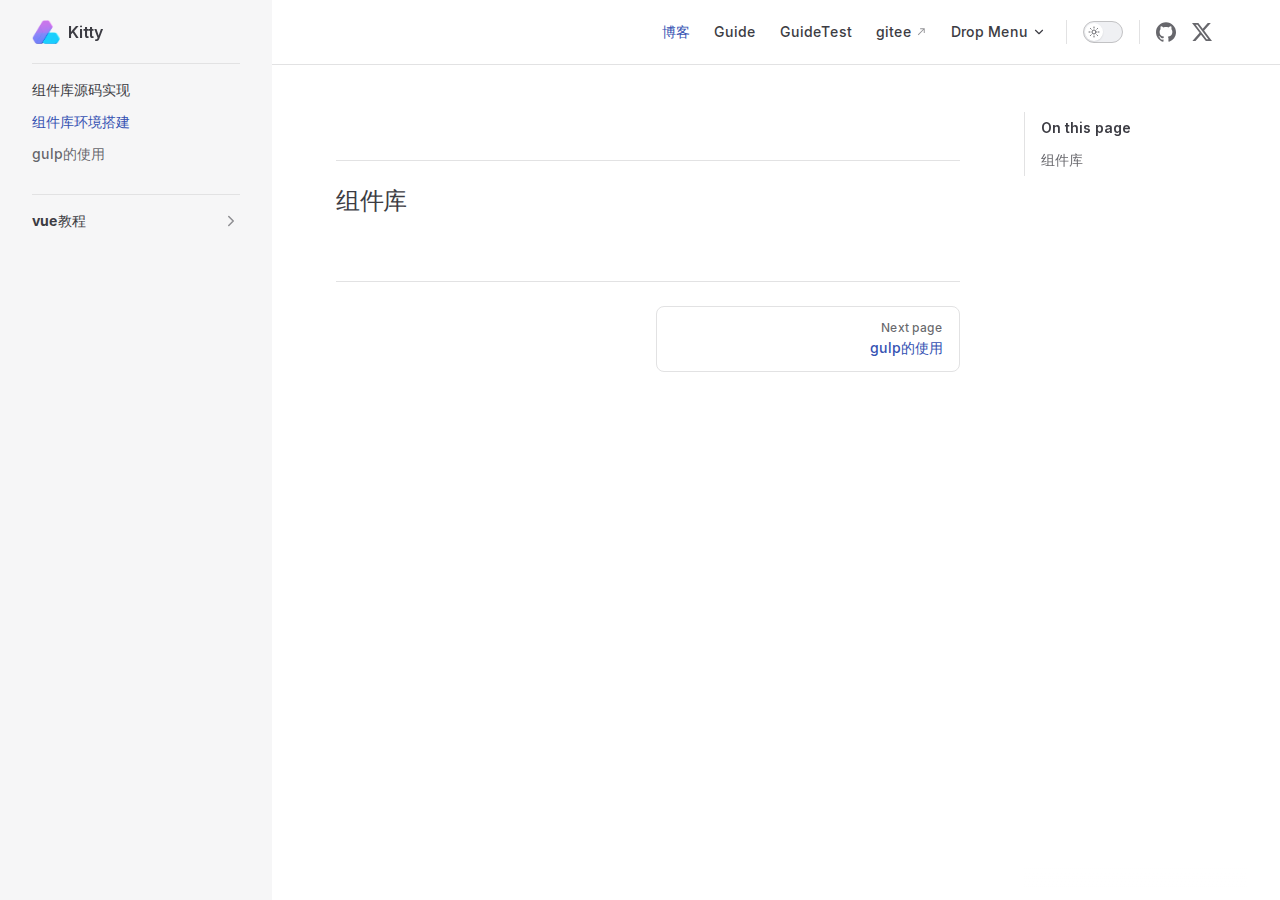
<file: articles/组件库环境搭建.html>
<!DOCTYPE html>
<html lang="en-US" dir="ltr">
  <head>
    <meta charset="utf-8">
    <meta name="viewport" content="width=device-width,initial-scale=1">
    <title>VitePress</title>
    <meta name="description" content="A VitePress site">
    <meta name="generator" content="VitePress v1.4.5">
    <link rel="preload stylesheet" href="/assets/style.BFDELe5T.css" as="style">
    
    <script type="module" src="/assets/app.DlVvWT2f.js"></script>
    <link rel="preload" href="/assets/inter-roman-latin.Di8DUHzh.woff2" as="font" type="font/woff2" crossorigin="">
    <link rel="modulepreload" href="/assets/chunks/theme.KlpSsUzC.js">
    <link rel="modulepreload" href="/assets/chunks/framework.CMRIcEiv.js">
    <link rel="modulepreload" href="/assets/articles_组件库环境搭建.md.DxvCaoaK.lean.js">
    <script id="check-dark-mode">(()=>{const e=localStorage.getItem("vitepress-theme-appearance")||"auto",a=window.matchMedia("(prefers-color-scheme: dark)").matches;(!e||e==="auto"?a:e==="dark")&&document.documentElement.classList.add("dark")})();</script>
    <script id="check-mac-os">document.documentElement.classList.toggle("mac",/Mac|iPhone|iPod|iPad/i.test(navigator.platform));</script>
  </head>
  <body>
    <div id="app"><div class="Layout" data-v-56290a55><!--[--><!--]--><!--[--><span tabindex="-1" data-v-dd2e3839></span><a href="#VPContent" class="VPSkipLink visually-hidden" data-v-dd2e3839> Skip to content </a><!--]--><!----><header class="VPNav" data-v-56290a55 data-v-4d13994f><div class="VPNavBar" data-v-4d13994f data-v-844591b4><div class="wrapper" data-v-844591b4><div class="container" data-v-844591b4><div class="title" data-v-844591b4><div class="VPNavBarTitle has-sidebar" data-v-844591b4 data-v-2c7dea91><a class="title" href="/" data-v-2c7dea91><!--[--><!--]--><!--[--><img class="VPImage logo" src="/logo-v1.webp" alt data-v-3a9316b8><!--]--><span data-v-2c7dea91>Kitty</span><!--[--><!--]--></a></div></div><div class="content" data-v-844591b4><div class="content-body" data-v-844591b4><!--[--><!--]--><div class="VPNavBarSearch search" data-v-844591b4><!----></div><nav aria-labelledby="main-nav-aria-label" class="VPNavBarMenu menu" data-v-844591b4 data-v-09d85138><span id="main-nav-aria-label" class="visually-hidden" data-v-09d85138> Main Navigation </span><!--[--><!--[--><a class="VPLink link VPNavBarMenuLink active" href="/articles/%E7%BB%84%E4%BB%B6%E5%BA%93%E7%8E%AF%E5%A2%83%E6%90%AD%E5%BB%BA.html" tabindex="0" data-v-09d85138 data-v-2cd1070f><!--[--><span data-v-2cd1070f>博客</span><!--]--></a><!--]--><!--[--><a class="VPLink link VPNavBarMenuLink" href="/guide/" tabindex="0" data-v-09d85138 data-v-2cd1070f><!--[--><span data-v-2cd1070f>Guide</span><!--]--></a><!--]--><!--[--><a class="VPLink link VPNavBarMenuLink" href="/guide/test.html" tabindex="0" data-v-09d85138 data-v-2cd1070f><!--[--><span data-v-2cd1070f>GuideTest</span><!--]--></a><!--]--><!--[--><a class="VPLink link vp-external-link-icon VPNavBarMenuLink" href="https://gitee.com/geeksdidi" target="_blank" rel="noreferrer" tabindex="0" data-v-09d85138 data-v-2cd1070f><!--[--><span data-v-2cd1070f>gitee</span><!--]--></a><!--]--><!--[--><div class="VPFlyout VPNavBarMenuGroup" data-v-09d85138 data-v-c9b7af9c><button type="button" class="button" aria-haspopup="true" aria-expanded="false" data-v-c9b7af9c><span class="text" data-v-c9b7af9c><!----><span data-v-c9b7af9c>Drop Menu</span><span class="vpi-chevron-down text-icon" data-v-c9b7af9c></span></span></button><div class="menu" data-v-c9b7af9c><div class="VPMenu" data-v-c9b7af9c data-v-f07cc435><div class="items" data-v-f07cc435><!--[--><!--[--><div class="VPMenuGroup" data-v-f07cc435 data-v-6f00dcf9><!----><!--[--><!--[--><div class="VPMenuLink" data-v-6f00dcf9 data-v-63123902><a class="VPLink link" href="/item-1.html" data-v-63123902><!--[--><span data-v-63123902>Item A</span><!--]--></a></div><!--]--><!--[--><div class="VPMenuLink" data-v-6f00dcf9 data-v-63123902><a class="VPLink link" href="/item-2.html" data-v-63123902><!--[--><span data-v-63123902>Item B</span><!--]--></a></div><!--]--><!--]--></div><!--]--><!--[--><div class="VPMenuGroup" data-v-f07cc435 data-v-6f00dcf9><!----><!--[--><!--[--><div class="VPMenuLink" data-v-6f00dcf9 data-v-63123902><a class="VPLink link" href="/item-1.html" data-v-63123902><!--[--><span data-v-63123902>Item A</span><!--]--></a></div><!--]--><!--[--><div class="VPMenuLink" data-v-6f00dcf9 data-v-63123902><a class="VPLink link" href="/item-2.html" data-v-63123902><!--[--><span data-v-63123902>Item B</span><!--]--></a></div><!--]--><!--[--><div class="VPMenuLink" data-v-6f00dcf9 data-v-63123902><a class="VPLink link" href="/item-3.html" data-v-63123902><!--[--><span data-v-63123902>Item C</span><!--]--></a></div><!--]--><!--]--></div><!--]--><!--]--></div><!--[--><!--]--></div></div></div><!--]--><!--]--></nav><!----><div class="VPNavBarAppearance appearance" data-v-844591b4 data-v-234e1b7f><button class="VPSwitch VPSwitchAppearance" type="button" role="switch" title aria-checked="false" data-v-234e1b7f data-v-8934512b data-v-54df175d><span class="check" data-v-54df175d><span class="icon" data-v-54df175d><!--[--><span class="vpi-sun sun" data-v-8934512b></span><span class="vpi-moon moon" data-v-8934512b></span><!--]--></span></span></button></div><div class="VPSocialLinks VPNavBarSocialLinks social-links" data-v-844591b4 data-v-12627599 data-v-5330e2bf><!--[--><a class="VPSocialLink no-icon" href="https://gitee.com/geeksdidi" aria-label="github" target="_blank" rel="noopener" data-v-5330e2bf data-v-dbfcead3><span class="vpi-social-github" /></a><a class="VPSocialLink no-icon" href="..." aria-label="twitter" target="_blank" rel="noopener" data-v-5330e2bf data-v-dbfcead3><span class="vpi-social-twitter" /></a><a class="VPSocialLink no-icon" href="..." aria-label target="_blank" rel="noopener" data-v-5330e2bf data-v-dbfcead3><svg role="img" viewBox="0 0 24 24" xmlns="http://www.w3.org/2000/svg"><title>Dribbble</title><path d="M12...6.38z"/></svg></a><!--]--></div><div class="VPFlyout VPNavBarExtra extra" data-v-844591b4 data-v-29900dbf data-v-c9b7af9c><button type="button" class="button" aria-haspopup="true" aria-expanded="false" aria-label="extra navigation" data-v-c9b7af9c><span class="vpi-more-horizontal icon" data-v-c9b7af9c></span></button><div class="menu" data-v-c9b7af9c><div class="VPMenu" data-v-c9b7af9c data-v-f07cc435><!----><!--[--><!--[--><!----><div class="group" data-v-29900dbf><div class="item appearance" data-v-29900dbf><p class="label" data-v-29900dbf>Appearance</p><div class="appearance-action" data-v-29900dbf><button class="VPSwitch VPSwitchAppearance" type="button" role="switch" title aria-checked="false" data-v-29900dbf data-v-8934512b data-v-54df175d><span class="check" data-v-54df175d><span class="icon" data-v-54df175d><!--[--><span class="vpi-sun sun" data-v-8934512b></span><span class="vpi-moon moon" data-v-8934512b></span><!--]--></span></span></button></div></div></div><div class="group" data-v-29900dbf><div class="item social-links" data-v-29900dbf><div class="VPSocialLinks social-links-list" data-v-29900dbf data-v-5330e2bf><!--[--><a class="VPSocialLink no-icon" href="https://gitee.com/geeksdidi" aria-label="github" target="_blank" rel="noopener" data-v-5330e2bf data-v-dbfcead3><span class="vpi-social-github" /></a><a class="VPSocialLink no-icon" href="..." aria-label="twitter" target="_blank" rel="noopener" data-v-5330e2bf data-v-dbfcead3><span class="vpi-social-twitter" /></a><a class="VPSocialLink no-icon" href="..." aria-label target="_blank" rel="noopener" data-v-5330e2bf data-v-dbfcead3><svg role="img" viewBox="0 0 24 24" xmlns="http://www.w3.org/2000/svg"><title>Dribbble</title><path d="M12...6.38z"/></svg></a><!--]--></div></div></div><!--]--><!--]--></div></div></div><!--[--><!--]--><button type="button" class="VPNavBarHamburger hamburger" aria-label="mobile navigation" aria-expanded="false" aria-controls="VPNavScreen" data-v-844591b4 data-v-e22ed6b0><span class="container" data-v-e22ed6b0><span class="top" data-v-e22ed6b0></span><span class="middle" data-v-e22ed6b0></span><span class="bottom" data-v-e22ed6b0></span></span></button></div></div></div></div><div class="divider" data-v-844591b4><div class="divider-line" data-v-844591b4></div></div></div><!----></header><div class="VPLocalNav has-sidebar empty" data-v-56290a55 data-v-e239636c><div class="container" data-v-e239636c><button class="menu" aria-expanded="false" aria-controls="VPSidebarNav" data-v-e239636c><span class="vpi-align-left menu-icon" data-v-e239636c></span><span class="menu-text" data-v-e239636c>Menu</span></button><div class="VPLocalNavOutlineDropdown" style="--vp-vh:0px;" data-v-e239636c data-v-11f62582><button data-v-11f62582>Return to top</button><!----></div></div></div><aside class="VPSidebar" data-v-56290a55 data-v-5f809a20><div class="curtain" data-v-5f809a20></div><nav class="nav" id="VPSidebarNav" aria-labelledby="sidebar-aria-label" tabindex="-1" data-v-5f809a20><span class="visually-hidden" id="sidebar-aria-label" data-v-5f809a20> Sidebar Navigation </span><!--[--><!--]--><!--[--><div class="no-transition group" data-v-2bc52231><section class="VPSidebarItem level-0 has-active" data-v-2bc52231 data-v-c37e84e1><div class="item" role="button" tabindex="0" data-v-c37e84e1><div class="indicator" data-v-c37e84e1></div><h2 class="text" data-v-c37e84e1>组件库源码实现</h2><!----></div><div class="items" data-v-c37e84e1><!--[--><div class="VPSidebarItem level-1 is-link" data-v-c37e84e1 data-v-c37e84e1><div class="item" data-v-c37e84e1><div class="indicator" data-v-c37e84e1></div><a class="VPLink link link" href="/articles/%E7%BB%84%E4%BB%B6%E5%BA%93%E7%8E%AF%E5%A2%83%E6%90%AD%E5%BB%BA.html" data-v-c37e84e1><!--[--><p class="text" data-v-c37e84e1>组件库环境搭建</p><!--]--></a><!----></div><!----></div><div class="VPSidebarItem level-1 is-link" data-v-c37e84e1 data-v-c37e84e1><div class="item" data-v-c37e84e1><div class="indicator" data-v-c37e84e1></div><a class="VPLink link link" href="/articles/gulp%E7%9A%84%E4%BD%BF%E7%94%A8.html" data-v-c37e84e1><!--[--><p class="text" data-v-c37e84e1>gulp的使用</p><!--]--></a><!----></div><!----></div><!--]--></div></section></div><div class="no-transition group" data-v-2bc52231><section class="VPSidebarItem level-0 collapsible collapsed" data-v-2bc52231 data-v-c37e84e1><div class="item" role="button" tabindex="0" data-v-c37e84e1><div class="indicator" data-v-c37e84e1></div><h2 class="text" data-v-c37e84e1>vue教程</h2><div class="caret" role="button" aria-label="toggle section" tabindex="0" data-v-c37e84e1><span class="vpi-chevron-right caret-icon" data-v-c37e84e1></span></div></div><div class="items" data-v-c37e84e1><!--[--><div class="VPSidebarItem level-1 is-link" data-v-c37e84e1 data-v-c37e84e1><div class="item" data-v-c37e84e1><div class="indicator" data-v-c37e84e1></div><a class="VPLink link link" href="/articles/pina%E5%92%8Cvuex.html" data-v-c37e84e1><!--[--><p class="text" data-v-c37e84e1>pina和vuex</p><!--]--></a><!----></div><!----></div><!--]--></div></section></div><!--]--><!--[--><!--]--></nav></aside><div class="VPContent has-sidebar" id="VPContent" data-v-56290a55 data-v-e063cb03><div class="VPDoc has-sidebar has-aside" data-v-e063cb03 data-v-be43058b><!--[--><!--]--><div class="container" data-v-be43058b><div class="aside" data-v-be43058b><div class="aside-curtain" data-v-be43058b></div><div class="aside-container" data-v-be43058b><div class="aside-content" data-v-be43058b><div class="VPDocAside" data-v-be43058b data-v-4dbb2d03><!--[--><!--]--><!--[--><!--]--><nav aria-labelledby="doc-outline-aria-label" class="VPDocAsideOutline" data-v-4dbb2d03 data-v-7ffccf9e><div class="content" data-v-7ffccf9e><div class="outline-marker" data-v-7ffccf9e></div><div aria-level="2" class="outline-title" id="doc-outline-aria-label" role="heading" data-v-7ffccf9e>On this page</div><ul class="VPDocOutlineItem root" data-v-7ffccf9e data-v-29516d65><!--[--><!--]--></ul></div></nav><!--[--><!--]--><div class="spacer" data-v-4dbb2d03></div><!--[--><!--]--><!----><!--[--><!--]--><!--[--><!--]--></div></div></div></div><div class="content" data-v-be43058b><div class="content-container" data-v-be43058b><!--[--><!--]--><main class="main" data-v-be43058b><div style="position:relative;" class="vp-doc _articles_%E7%BB%84%E4%BB%B6%E5%BA%93%E7%8E%AF%E5%A2%83%E6%90%AD%E5%BB%BA" data-v-be43058b><div><h2 id="组件库" tabindex="-1">组件库 <a class="header-anchor" href="#组件库" aria-label="Permalink to &quot;组件库&quot;">​</a></h2></div></div></main><footer class="VPDocFooter" data-v-be43058b data-v-15feba26><!--[--><!--]--><!----><nav class="prev-next" aria-labelledby="doc-footer-aria-label" data-v-15feba26><span class="visually-hidden" id="doc-footer-aria-label" data-v-15feba26>Pager</span><div class="pager" data-v-15feba26><!----></div><div class="pager" data-v-15feba26><a class="VPLink link pager-link next" href="/articles/gulp%E7%9A%84%E4%BD%BF%E7%94%A8.html" data-v-15feba26><!--[--><span class="desc" data-v-15feba26>Next page</span><span class="title" data-v-15feba26>gulp的使用</span><!--]--></a></div></nav></footer><!--[--><!--]--></div></div></div><!--[--><!--]--></div></div><!----><!--[--><!--]--></div></div>
    <script>window.__VP_HASH_MAP__=JSON.parse("{\"articles_gulp的使用.md\":\"2C3QZo8m\",\"articles_pina和vuex.md\":\"cldgC2jx\",\"articles_组件库环境搭建.md\":\"DxvCaoaK\",\"guide_index.md\":\"BYr3LndY\",\"guide_test.md\":\"CaKm5NhQ\",\"index.md\":\"DqPkDTNF\"}");window.__VP_SITE_DATA__=JSON.parse("{\"lang\":\"en-US\",\"dir\":\"ltr\",\"title\":\"VitePress\",\"description\":\"A VitePress site\",\"base\":\"/\",\"head\":[],\"router\":{\"prefetchLinks\":true},\"appearance\":true,\"themeConfig\":{\"siteTitle\":\"Kitty\",\"logo\":\"/logo-v1.webp\",\"description\":\"Just playing around.\",\"lastUpdated\":true,\"nav\":[{\"text\":\"博客\",\"link\":\"/articles/组件库环境搭建\"},{\"text\":\"Guide\",\"link\":\"/guide/\"},{\"text\":\"GuideTest\",\"link\":\"/guide/test\"},{\"text\":\"gitee\",\"link\":\"https://gitee.com/geeksdidi\"},{\"text\":\"Drop Menu\",\"items\":[{\"items\":[{\"text\":\"Item A\",\"link\":\"/item-1\"},{\"text\":\"Item B\",\"link\":\"/item-2\"}]},{\"items\":[{\"text\":\"Item A\",\"link\":\"/item-1\"},{\"text\":\"Item B\",\"link\":\"/item-2\"},{\"text\":\"Item C\",\"link\":\"/item-3\"}]}]}],\"socialLinks\":[{\"icon\":\"github\",\"link\":\"https://gitee.com/geeksdidi\"},{\"icon\":\"twitter\",\"link\":\"...\"},{\"icon\":{\"svg\":\"<svg role=\\\"img\\\" viewBox=\\\"0 0 24 24\\\" xmlns=\\\"http://www.w3.org/2000/svg\\\"><title>Dribbble</title><path d=\\\"M12...6.38z\\\"/></svg>\"},\"link\":\"...\"}],\"sidebar\":{\"/articles/\":[{\"text\":\"组件库源码实现\",\"items\":[{\"text\":\"组件库环境搭建\",\"link\":\"/articles/组件库环境搭建\"},{\"text\":\"gulp的使用\",\"link\":\"/articles/gulp的使用\"}]},{\"text\":\"vue教程\",\"collapsible\":true,\"collapsed\":true,\"items\":[{\"text\":\"pina和vuex\",\"link\":\"/articles/pina和vuex\"}]}]}},\"locales\":{},\"scrollOffset\":134,\"cleanUrls\":false}");</script>
    
  </body>
</html>
</file>
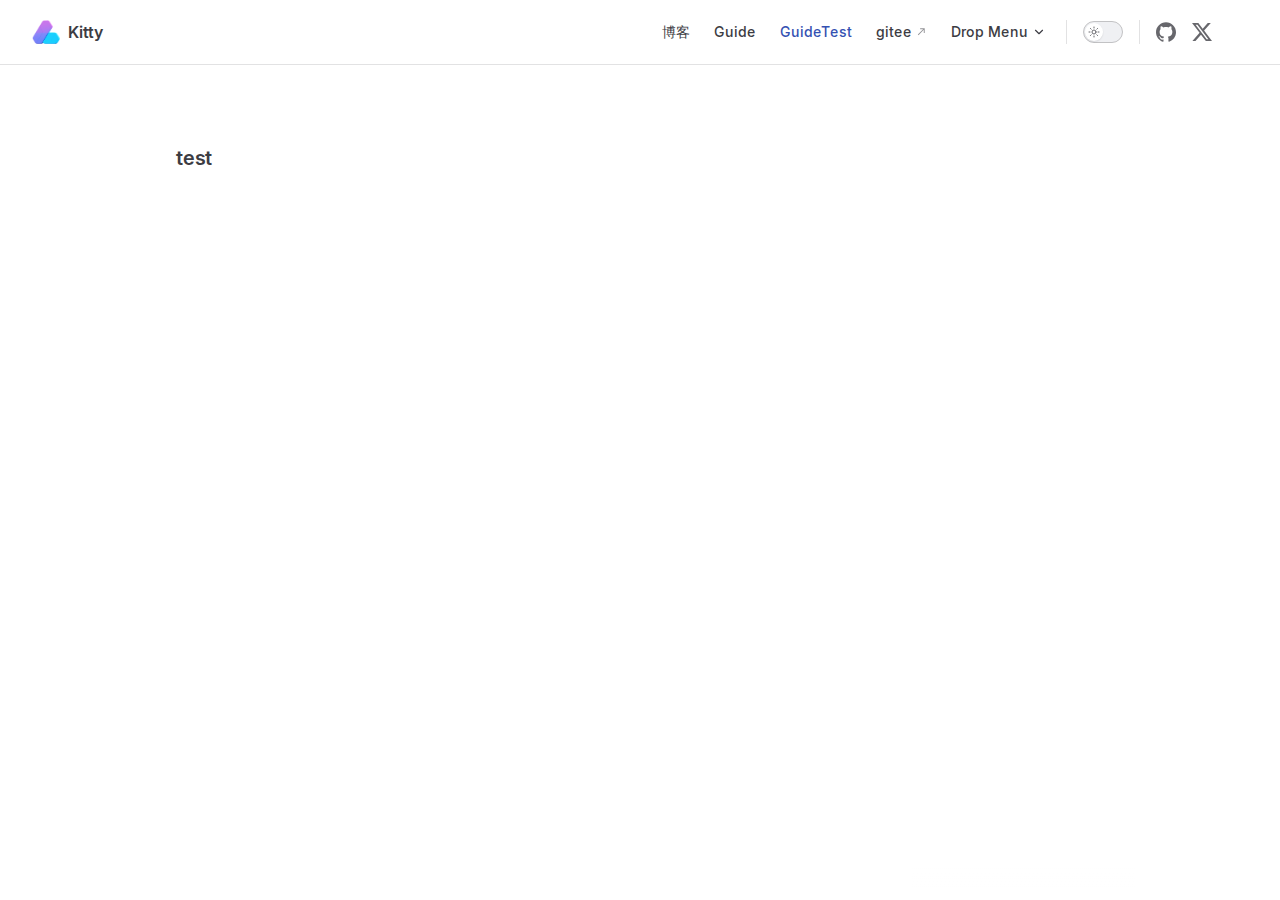
<file: guide/test.html>
<!DOCTYPE html>
<html lang="en-US" dir="ltr">
  <head>
    <meta charset="utf-8">
    <meta name="viewport" content="width=device-width,initial-scale=1">
    <title>VitePress</title>
    <meta name="description" content="A VitePress site">
    <meta name="generator" content="VitePress v1.4.5">
    <link rel="preload stylesheet" href="/assets/style.BFDELe5T.css" as="style">
    
    <script type="module" src="/assets/app.DlVvWT2f.js"></script>
    <link rel="preload" href="/assets/inter-roman-latin.Di8DUHzh.woff2" as="font" type="font/woff2" crossorigin="">
    <link rel="modulepreload" href="/assets/chunks/theme.KlpSsUzC.js">
    <link rel="modulepreload" href="/assets/chunks/framework.CMRIcEiv.js">
    <link rel="modulepreload" href="/assets/guide_test.md.CaKm5NhQ.lean.js">
    <script id="check-dark-mode">(()=>{const e=localStorage.getItem("vitepress-theme-appearance")||"auto",a=window.matchMedia("(prefers-color-scheme: dark)").matches;(!e||e==="auto"?a:e==="dark")&&document.documentElement.classList.add("dark")})();</script>
    <script id="check-mac-os">document.documentElement.classList.toggle("mac",/Mac|iPhone|iPod|iPad/i.test(navigator.platform));</script>
  </head>
  <body>
    <div id="app"><div class="Layout" data-v-56290a55><!--[--><!--]--><!--[--><span tabindex="-1" data-v-dd2e3839></span><a href="#VPContent" class="VPSkipLink visually-hidden" data-v-dd2e3839> Skip to content </a><!--]--><!----><header class="VPNav" data-v-56290a55 data-v-4d13994f><div class="VPNavBar" data-v-4d13994f data-v-844591b4><div class="wrapper" data-v-844591b4><div class="container" data-v-844591b4><div class="title" data-v-844591b4><div class="VPNavBarTitle" data-v-844591b4 data-v-2c7dea91><a class="title" href="/" data-v-2c7dea91><!--[--><!--]--><!--[--><img class="VPImage logo" src="/logo-v1.webp" alt data-v-3a9316b8><!--]--><span data-v-2c7dea91>Kitty</span><!--[--><!--]--></a></div></div><div class="content" data-v-844591b4><div class="content-body" data-v-844591b4><!--[--><!--]--><div class="VPNavBarSearch search" data-v-844591b4><!----></div><nav aria-labelledby="main-nav-aria-label" class="VPNavBarMenu menu" data-v-844591b4 data-v-09d85138><span id="main-nav-aria-label" class="visually-hidden" data-v-09d85138> Main Navigation </span><!--[--><!--[--><a class="VPLink link VPNavBarMenuLink" href="/articles/%E7%BB%84%E4%BB%B6%E5%BA%93%E7%8E%AF%E5%A2%83%E6%90%AD%E5%BB%BA.html" tabindex="0" data-v-09d85138 data-v-2cd1070f><!--[--><span data-v-2cd1070f>博客</span><!--]--></a><!--]--><!--[--><a class="VPLink link VPNavBarMenuLink" href="/guide/" tabindex="0" data-v-09d85138 data-v-2cd1070f><!--[--><span data-v-2cd1070f>Guide</span><!--]--></a><!--]--><!--[--><a class="VPLink link VPNavBarMenuLink active" href="/guide/test.html" tabindex="0" data-v-09d85138 data-v-2cd1070f><!--[--><span data-v-2cd1070f>GuideTest</span><!--]--></a><!--]--><!--[--><a class="VPLink link vp-external-link-icon VPNavBarMenuLink" href="https://gitee.com/geeksdidi" target="_blank" rel="noreferrer" tabindex="0" data-v-09d85138 data-v-2cd1070f><!--[--><span data-v-2cd1070f>gitee</span><!--]--></a><!--]--><!--[--><div class="VPFlyout VPNavBarMenuGroup" data-v-09d85138 data-v-c9b7af9c><button type="button" class="button" aria-haspopup="true" aria-expanded="false" data-v-c9b7af9c><span class="text" data-v-c9b7af9c><!----><span data-v-c9b7af9c>Drop Menu</span><span class="vpi-chevron-down text-icon" data-v-c9b7af9c></span></span></button><div class="menu" data-v-c9b7af9c><div class="VPMenu" data-v-c9b7af9c data-v-f07cc435><div class="items" data-v-f07cc435><!--[--><!--[--><div class="VPMenuGroup" data-v-f07cc435 data-v-6f00dcf9><!----><!--[--><!--[--><div class="VPMenuLink" data-v-6f00dcf9 data-v-63123902><a class="VPLink link" href="/item-1.html" data-v-63123902><!--[--><span data-v-63123902>Item A</span><!--]--></a></div><!--]--><!--[--><div class="VPMenuLink" data-v-6f00dcf9 data-v-63123902><a class="VPLink link" href="/item-2.html" data-v-63123902><!--[--><span data-v-63123902>Item B</span><!--]--></a></div><!--]--><!--]--></div><!--]--><!--[--><div class="VPMenuGroup" data-v-f07cc435 data-v-6f00dcf9><!----><!--[--><!--[--><div class="VPMenuLink" data-v-6f00dcf9 data-v-63123902><a class="VPLink link" href="/item-1.html" data-v-63123902><!--[--><span data-v-63123902>Item A</span><!--]--></a></div><!--]--><!--[--><div class="VPMenuLink" data-v-6f00dcf9 data-v-63123902><a class="VPLink link" href="/item-2.html" data-v-63123902><!--[--><span data-v-63123902>Item B</span><!--]--></a></div><!--]--><!--[--><div class="VPMenuLink" data-v-6f00dcf9 data-v-63123902><a class="VPLink link" href="/item-3.html" data-v-63123902><!--[--><span data-v-63123902>Item C</span><!--]--></a></div><!--]--><!--]--></div><!--]--><!--]--></div><!--[--><!--]--></div></div></div><!--]--><!--]--></nav><!----><div class="VPNavBarAppearance appearance" data-v-844591b4 data-v-234e1b7f><button class="VPSwitch VPSwitchAppearance" type="button" role="switch" title aria-checked="false" data-v-234e1b7f data-v-8934512b data-v-54df175d><span class="check" data-v-54df175d><span class="icon" data-v-54df175d><!--[--><span class="vpi-sun sun" data-v-8934512b></span><span class="vpi-moon moon" data-v-8934512b></span><!--]--></span></span></button></div><div class="VPSocialLinks VPNavBarSocialLinks social-links" data-v-844591b4 data-v-12627599 data-v-5330e2bf><!--[--><a class="VPSocialLink no-icon" href="https://gitee.com/geeksdidi" aria-label="github" target="_blank" rel="noopener" data-v-5330e2bf data-v-dbfcead3><span class="vpi-social-github" /></a><a class="VPSocialLink no-icon" href="..." aria-label="twitter" target="_blank" rel="noopener" data-v-5330e2bf data-v-dbfcead3><span class="vpi-social-twitter" /></a><a class="VPSocialLink no-icon" href="..." aria-label target="_blank" rel="noopener" data-v-5330e2bf data-v-dbfcead3><svg role="img" viewBox="0 0 24 24" xmlns="http://www.w3.org/2000/svg"><title>Dribbble</title><path d="M12...6.38z"/></svg></a><!--]--></div><div class="VPFlyout VPNavBarExtra extra" data-v-844591b4 data-v-29900dbf data-v-c9b7af9c><button type="button" class="button" aria-haspopup="true" aria-expanded="false" aria-label="extra navigation" data-v-c9b7af9c><span class="vpi-more-horizontal icon" data-v-c9b7af9c></span></button><div class="menu" data-v-c9b7af9c><div class="VPMenu" data-v-c9b7af9c data-v-f07cc435><!----><!--[--><!--[--><!----><div class="group" data-v-29900dbf><div class="item appearance" data-v-29900dbf><p class="label" data-v-29900dbf>Appearance</p><div class="appearance-action" data-v-29900dbf><button class="VPSwitch VPSwitchAppearance" type="button" role="switch" title aria-checked="false" data-v-29900dbf data-v-8934512b data-v-54df175d><span class="check" data-v-54df175d><span class="icon" data-v-54df175d><!--[--><span class="vpi-sun sun" data-v-8934512b></span><span class="vpi-moon moon" data-v-8934512b></span><!--]--></span></span></button></div></div></div><div class="group" data-v-29900dbf><div class="item social-links" data-v-29900dbf><div class="VPSocialLinks social-links-list" data-v-29900dbf data-v-5330e2bf><!--[--><a class="VPSocialLink no-icon" href="https://gitee.com/geeksdidi" aria-label="github" target="_blank" rel="noopener" data-v-5330e2bf data-v-dbfcead3><span class="vpi-social-github" /></a><a class="VPSocialLink no-icon" href="..." aria-label="twitter" target="_blank" rel="noopener" data-v-5330e2bf data-v-dbfcead3><span class="vpi-social-twitter" /></a><a class="VPSocialLink no-icon" href="..." aria-label target="_blank" rel="noopener" data-v-5330e2bf data-v-dbfcead3><svg role="img" viewBox="0 0 24 24" xmlns="http://www.w3.org/2000/svg"><title>Dribbble</title><path d="M12...6.38z"/></svg></a><!--]--></div></div></div><!--]--><!--]--></div></div></div><!--[--><!--]--><button type="button" class="VPNavBarHamburger hamburger" aria-label="mobile navigation" aria-expanded="false" aria-controls="VPNavScreen" data-v-844591b4 data-v-e22ed6b0><span class="container" data-v-e22ed6b0><span class="top" data-v-e22ed6b0></span><span class="middle" data-v-e22ed6b0></span><span class="bottom" data-v-e22ed6b0></span></span></button></div></div></div></div><div class="divider" data-v-844591b4><div class="divider-line" data-v-844591b4></div></div></div><!----></header><div class="VPLocalNav empty fixed" data-v-56290a55 data-v-e239636c><div class="container" data-v-e239636c><!----><div class="VPLocalNavOutlineDropdown" style="--vp-vh:0px;" data-v-e239636c data-v-11f62582><button data-v-11f62582>Return to top</button><!----></div></div></div><!----><div class="VPContent" id="VPContent" data-v-56290a55 data-v-e063cb03><div class="VPDoc has-aside" data-v-e063cb03 data-v-be43058b><!--[--><!--]--><div class="container" data-v-be43058b><div class="aside" data-v-be43058b><div class="aside-curtain" data-v-be43058b></div><div class="aside-container" data-v-be43058b><div class="aside-content" data-v-be43058b><div class="VPDocAside" data-v-be43058b data-v-4dbb2d03><!--[--><!--]--><!--[--><!--]--><nav aria-labelledby="doc-outline-aria-label" class="VPDocAsideOutline" data-v-4dbb2d03 data-v-7ffccf9e><div class="content" data-v-7ffccf9e><div class="outline-marker" data-v-7ffccf9e></div><div aria-level="2" class="outline-title" id="doc-outline-aria-label" role="heading" data-v-7ffccf9e>On this page</div><ul class="VPDocOutlineItem root" data-v-7ffccf9e data-v-29516d65><!--[--><!--]--></ul></div></nav><!--[--><!--]--><div class="spacer" data-v-4dbb2d03></div><!--[--><!--]--><!----><!--[--><!--]--><!--[--><!--]--></div></div></div></div><div class="content" data-v-be43058b><div class="content-container" data-v-be43058b><!--[--><!--]--><main class="main" data-v-be43058b><div style="position:relative;" class="vp-doc _guide_test" data-v-be43058b><div><h3 id="test" tabindex="-1">test <a class="header-anchor" href="#test" aria-label="Permalink to &quot;test&quot;">​</a></h3></div></div></main><footer class="VPDocFooter" data-v-be43058b data-v-15feba26><!--[--><!--]--><!----><!----></footer><!--[--><!--]--></div></div></div><!--[--><!--]--></div></div><!----><!--[--><!--]--></div></div>
    <script>window.__VP_HASH_MAP__=JSON.parse("{\"articles_gulp的使用.md\":\"2C3QZo8m\",\"articles_pina和vuex.md\":\"cldgC2jx\",\"articles_组件库环境搭建.md\":\"DxvCaoaK\",\"guide_index.md\":\"BYr3LndY\",\"guide_test.md\":\"CaKm5NhQ\",\"index.md\":\"DqPkDTNF\"}");window.__VP_SITE_DATA__=JSON.parse("{\"lang\":\"en-US\",\"dir\":\"ltr\",\"title\":\"VitePress\",\"description\":\"A VitePress site\",\"base\":\"/\",\"head\":[],\"router\":{\"prefetchLinks\":true},\"appearance\":true,\"themeConfig\":{\"siteTitle\":\"Kitty\",\"logo\":\"/logo-v1.webp\",\"description\":\"Just playing around.\",\"lastUpdated\":true,\"nav\":[{\"text\":\"博客\",\"link\":\"/articles/组件库环境搭建\"},{\"text\":\"Guide\",\"link\":\"/guide/\"},{\"text\":\"GuideTest\",\"link\":\"/guide/test\"},{\"text\":\"gitee\",\"link\":\"https://gitee.com/geeksdidi\"},{\"text\":\"Drop Menu\",\"items\":[{\"items\":[{\"text\":\"Item A\",\"link\":\"/item-1\"},{\"text\":\"Item B\",\"link\":\"/item-2\"}]},{\"items\":[{\"text\":\"Item A\",\"link\":\"/item-1\"},{\"text\":\"Item B\",\"link\":\"/item-2\"},{\"text\":\"Item C\",\"link\":\"/item-3\"}]}]}],\"socialLinks\":[{\"icon\":\"github\",\"link\":\"https://gitee.com/geeksdidi\"},{\"icon\":\"twitter\",\"link\":\"...\"},{\"icon\":{\"svg\":\"<svg role=\\\"img\\\" viewBox=\\\"0 0 24 24\\\" xmlns=\\\"http://www.w3.org/2000/svg\\\"><title>Dribbble</title><path d=\\\"M12...6.38z\\\"/></svg>\"},\"link\":\"...\"}],\"sidebar\":{\"/articles/\":[{\"text\":\"组件库源码实现\",\"items\":[{\"text\":\"组件库环境搭建\",\"link\":\"/articles/组件库环境搭建\"},{\"text\":\"gulp的使用\",\"link\":\"/articles/gulp的使用\"}]},{\"text\":\"vue教程\",\"collapsible\":true,\"collapsed\":true,\"items\":[{\"text\":\"pina和vuex\",\"link\":\"/articles/pina和vuex\"}]}]}},\"locales\":{},\"scrollOffset\":134,\"cleanUrls\":false}");</script>
    
  </body>
</html>
</file>
<file: assets/style.BFDELe5T.css>
@font-face{font-family:Inter;font-style:normal;font-weight:100 900;font-display:swap;src:url(/assets/inter-roman-cyrillic-ext.BBPuwvHQ.woff2) format("woff2");unicode-range:U+0460-052F,U+1C80-1C88,U+20B4,U+2DE0-2DFF,U+A640-A69F,U+FE2E-FE2F}@font-face{font-family:Inter;font-style:normal;font-weight:100 900;font-display:swap;src:url(/assets/inter-roman-cyrillic.C5lxZ8CY.woff2) format("woff2");unicode-range:U+0301,U+0400-045F,U+0490-0491,U+04B0-04B1,U+2116}@font-face{font-family:Inter;font-style:normal;font-weight:100 900;font-display:swap;src:url(/assets/inter-roman-greek-ext.CqjqNYQ-.woff2) format("woff2");unicode-range:U+1F00-1FFF}@font-face{font-family:Inter;font-style:normal;font-weight:100 900;font-display:swap;src:url(/assets/inter-roman-greek.BBVDIX6e.woff2) format("woff2");unicode-range:U+0370-0377,U+037A-037F,U+0384-038A,U+038C,U+038E-03A1,U+03A3-03FF}@font-face{font-family:Inter;font-style:normal;font-weight:100 900;font-display:swap;src:url(/assets/inter-roman-vietnamese.BjW4sHH5.woff2) format("woff2");unicode-range:U+0102-0103,U+0110-0111,U+0128-0129,U+0168-0169,U+01A0-01A1,U+01AF-01B0,U+0300-0301,U+0303-0304,U+0308-0309,U+0323,U+0329,U+1EA0-1EF9,U+20AB}@font-face{font-family:Inter;font-style:normal;font-weight:100 900;font-display:swap;src:url(/assets/inter-roman-latin-ext.4ZJIpNVo.woff2) format("woff2");unicode-range:U+0100-02AF,U+0304,U+0308,U+0329,U+1E00-1E9F,U+1EF2-1EFF,U+2020,U+20A0-20AB,U+20AD-20C0,U+2113,U+2C60-2C7F,U+A720-A7FF}@font-face{font-family:Inter;font-style:normal;font-weight:100 900;font-display:swap;src:url(/assets/inter-roman-latin.Di8DUHzh.woff2) format("woff2");unicode-range:U+0000-00FF,U+0131,U+0152-0153,U+02BB-02BC,U+02C6,U+02DA,U+02DC,U+0304,U+0308,U+0329,U+2000-206F,U+2074,U+20AC,U+2122,U+2191,U+2193,U+2212,U+2215,U+FEFF,U+FFFD}@font-face{font-family:Inter;font-style:italic;font-weight:100 900;font-display:swap;src:url(/assets/inter-italic-cyrillic-ext.r48I6akx.woff2) format("woff2");unicode-range:U+0460-052F,U+1C80-1C88,U+20B4,U+2DE0-2DFF,U+A640-A69F,U+FE2E-FE2F}@font-face{font-family:Inter;font-style:italic;font-weight:100 900;font-display:swap;src:url(/assets/inter-italic-cyrillic.By2_1cv3.woff2) format("woff2");unicode-range:U+0301,U+0400-045F,U+0490-0491,U+04B0-04B1,U+2116}@font-face{font-family:Inter;font-style:italic;font-weight:100 900;font-display:swap;src:url(/assets/inter-italic-greek-ext.1u6EdAuj.woff2) format("woff2");unicode-range:U+1F00-1FFF}@font-face{font-family:Inter;font-style:italic;font-weight:100 900;font-display:swap;src:url(/assets/inter-italic-greek.DJ8dCoTZ.woff2) format("woff2");unicode-range:U+0370-0377,U+037A-037F,U+0384-038A,U+038C,U+038E-03A1,U+03A3-03FF}@font-face{font-family:Inter;font-style:italic;font-weight:100 900;font-display:swap;src:url(/assets/inter-italic-vietnamese.BSbpV94h.woff2) format("woff2");unicode-range:U+0102-0103,U+0110-0111,U+0128-0129,U+0168-0169,U+01A0-01A1,U+01AF-01B0,U+0300-0301,U+0303-0304,U+0308-0309,U+0323,U+0329,U+1EA0-1EF9,U+20AB}@font-face{font-family:Inter;font-style:italic;font-weight:100 900;font-display:swap;src:url(/assets/inter-italic-latin-ext.CN1xVJS-.woff2) format("woff2");unicode-range:U+0100-02AF,U+0304,U+0308,U+0329,U+1E00-1E9F,U+1EF2-1EFF,U+2020,U+20A0-20AB,U+20AD-20C0,U+2113,U+2C60-2C7F,U+A720-A7FF}@font-face{font-family:Inter;font-style:italic;font-weight:100 900;font-display:swap;src:url(/assets/inter-italic-latin.C2AdPX0b.woff2) format("woff2");unicode-range:U+0000-00FF,U+0131,U+0152-0153,U+02BB-02BC,U+02C6,U+02DA,U+02DC,U+0304,U+0308,U+0329,U+2000-206F,U+2074,U+20AC,U+2122,U+2191,U+2193,U+2212,U+2215,U+FEFF,U+FFFD}@font-face{font-family:Punctuation SC;font-weight:400;src:local("PingFang SC Regular"),local("Noto Sans CJK SC"),local("Microsoft YaHei");unicode-range:U+201C,U+201D,U+2018,U+2019,U+2E3A,U+2014,U+2013,U+2026,U+00B7,U+007E,U+002F}@font-face{font-family:Punctuation SC;font-weight:500;src:local("PingFang SC Medium"),local("Noto Sans CJK SC"),local("Microsoft YaHei");unicode-range:U+201C,U+201D,U+2018,U+2019,U+2E3A,U+2014,U+2013,U+2026,U+00B7,U+007E,U+002F}@font-face{font-family:Punctuation SC;font-weight:600;src:local("PingFang SC Semibold"),local("Noto Sans CJK SC Bold"),local("Microsoft YaHei Bold");unicode-range:U+201C,U+201D,U+2018,U+2019,U+2E3A,U+2014,U+2013,U+2026,U+00B7,U+007E,U+002F}@font-face{font-family:Punctuation SC;font-weight:700;src:local("PingFang SC Semibold"),local("Noto Sans CJK SC Bold"),local("Microsoft YaHei Bold");unicode-range:U+201C,U+201D,U+2018,U+2019,U+2E3A,U+2014,U+2013,U+2026,U+00B7,U+007E,U+002F}:root{--vp-c-white: #ffffff;--vp-c-black: #000000;--vp-c-neutral: var(--vp-c-black);--vp-c-neutral-inverse: var(--vp-c-white)}.dark{--vp-c-neutral: var(--vp-c-white);--vp-c-neutral-inverse: var(--vp-c-black)}:root{--vp-c-gray-1: #dddde3;--vp-c-gray-2: #e4e4e9;--vp-c-gray-3: #ebebef;--vp-c-gray-soft: rgba(142, 150, 170, .14);--vp-c-indigo-1: #3451b2;--vp-c-indigo-2: #3a5ccc;--vp-c-indigo-3: #5672cd;--vp-c-indigo-soft: rgba(100, 108, 255, .14);--vp-c-purple-1: #6f42c1;--vp-c-purple-2: #7e4cc9;--vp-c-purple-3: #8e5cd9;--vp-c-purple-soft: rgba(159, 122, 234, .14);--vp-c-green-1: #18794e;--vp-c-green-2: #299764;--vp-c-green-3: #30a46c;--vp-c-green-soft: rgba(16, 185, 129, .14);--vp-c-yellow-1: #915930;--vp-c-yellow-2: #946300;--vp-c-yellow-3: #9f6a00;--vp-c-yellow-soft: rgba(234, 179, 8, .14);--vp-c-red-1: #b8272c;--vp-c-red-2: #d5393e;--vp-c-red-3: #e0575b;--vp-c-red-soft: rgba(244, 63, 94, .14);--vp-c-sponsor: #db2777}.dark{--vp-c-gray-1: #515c67;--vp-c-gray-2: #414853;--vp-c-gray-3: #32363f;--vp-c-gray-soft: rgba(101, 117, 133, .16);--vp-c-indigo-1: #a8b1ff;--vp-c-indigo-2: #5c73e7;--vp-c-indigo-3: #3e63dd;--vp-c-indigo-soft: rgba(100, 108, 255, .16);--vp-c-purple-1: #c8abfa;--vp-c-purple-2: #a879e6;--vp-c-purple-3: #8e5cd9;--vp-c-purple-soft: rgba(159, 122, 234, .16);--vp-c-green-1: #3dd68c;--vp-c-green-2: #30a46c;--vp-c-green-3: #298459;--vp-c-green-soft: rgba(16, 185, 129, .16);--vp-c-yellow-1: #f9b44e;--vp-c-yellow-2: #da8b17;--vp-c-yellow-3: #a46a0a;--vp-c-yellow-soft: rgba(234, 179, 8, .16);--vp-c-red-1: #f66f81;--vp-c-red-2: #f14158;--vp-c-red-3: #b62a3c;--vp-c-red-soft: rgba(244, 63, 94, .16)}:root{--vp-c-bg: #ffffff;--vp-c-bg-alt: #f6f6f7;--vp-c-bg-elv: #ffffff;--vp-c-bg-soft: #f6f6f7}.dark{--vp-c-bg: #1b1b1f;--vp-c-bg-alt: #161618;--vp-c-bg-elv: #202127;--vp-c-bg-soft: #202127}:root{--vp-c-border: #c2c2c4;--vp-c-divider: #e2e2e3;--vp-c-gutter: #e2e2e3}.dark{--vp-c-border: #3c3f44;--vp-c-divider: #2e2e32;--vp-c-gutter: #000000}:root{--vp-c-text-1: rgba(60, 60, 67);--vp-c-text-2: rgba(60, 60, 67, .78);--vp-c-text-3: rgba(60, 60, 67, .56)}.dark{--vp-c-text-1: rgba(255, 255, 245, .86);--vp-c-text-2: rgba(235, 235, 245, .6);--vp-c-text-3: rgba(235, 235, 245, .38)}:root{--vp-c-default-1: var(--vp-c-gray-1);--vp-c-default-2: var(--vp-c-gray-2);--vp-c-default-3: var(--vp-c-gray-3);--vp-c-default-soft: var(--vp-c-gray-soft);--vp-c-brand-1: var(--vp-c-indigo-1);--vp-c-brand-2: var(--vp-c-indigo-2);--vp-c-brand-3: var(--vp-c-indigo-3);--vp-c-brand-soft: var(--vp-c-indigo-soft);--vp-c-brand: var(--vp-c-brand-1);--vp-c-tip-1: var(--vp-c-brand-1);--vp-c-tip-2: var(--vp-c-brand-2);--vp-c-tip-3: var(--vp-c-brand-3);--vp-c-tip-soft: var(--vp-c-brand-soft);--vp-c-note-1: var(--vp-c-brand-1);--vp-c-note-2: var(--vp-c-brand-2);--vp-c-note-3: var(--vp-c-brand-3);--vp-c-note-soft: var(--vp-c-brand-soft);--vp-c-success-1: var(--vp-c-green-1);--vp-c-success-2: var(--vp-c-green-2);--vp-c-success-3: var(--vp-c-green-3);--vp-c-success-soft: var(--vp-c-green-soft);--vp-c-important-1: var(--vp-c-purple-1);--vp-c-important-2: var(--vp-c-purple-2);--vp-c-important-3: var(--vp-c-purple-3);--vp-c-important-soft: var(--vp-c-purple-soft);--vp-c-warning-1: var(--vp-c-yellow-1);--vp-c-warning-2: var(--vp-c-yellow-2);--vp-c-warning-3: var(--vp-c-yellow-3);--vp-c-warning-soft: var(--vp-c-yellow-soft);--vp-c-danger-1: var(--vp-c-red-1);--vp-c-danger-2: var(--vp-c-red-2);--vp-c-danger-3: var(--vp-c-red-3);--vp-c-danger-soft: var(--vp-c-red-soft);--vp-c-caution-1: var(--vp-c-red-1);--vp-c-caution-2: var(--vp-c-red-2);--vp-c-caution-3: var(--vp-c-red-3);--vp-c-caution-soft: var(--vp-c-red-soft)}:root{--vp-font-family-base: "Inter", ui-sans-serif, system-ui, sans-serif, "Apple Color Emoji", "Segoe UI Emoji", "Segoe UI Symbol", "Noto Color Emoji";--vp-font-family-mono: ui-monospace, "Menlo", "Monaco", "Consolas", "Liberation Mono", "Courier New", monospace;font-optical-sizing:auto}:root:where(:lang(zh)){--vp-font-family-base: "Punctuation SC", "Inter", ui-sans-serif, system-ui, sans-serif, "Apple Color Emoji", "Segoe UI Emoji", "Segoe UI Symbol", "Noto Color Emoji"}:root{--vp-shadow-1: 0 1px 2px rgba(0, 0, 0, .04), 0 1px 2px rgba(0, 0, 0, .06);--vp-shadow-2: 0 3px 12px rgba(0, 0, 0, .07), 0 1px 4px rgba(0, 0, 0, .07);--vp-shadow-3: 0 12px 32px rgba(0, 0, 0, .1), 0 2px 6px rgba(0, 0, 0, .08);--vp-shadow-4: 0 14px 44px rgba(0, 0, 0, .12), 0 3px 9px rgba(0, 0, 0, .12);--vp-shadow-5: 0 18px 56px rgba(0, 0, 0, .16), 0 4px 12px rgba(0, 0, 0, .16)}:root{--vp-z-index-footer: 10;--vp-z-index-local-nav: 20;--vp-z-index-nav: 30;--vp-z-index-layout-top: 40;--vp-z-index-backdrop: 50;--vp-z-index-sidebar: 60}@media (min-width: 960px){:root{--vp-z-index-sidebar: 25}}:root{--vp-layout-max-width: 1440px}:root{--vp-header-anchor-symbol: "#"}:root{--vp-code-line-height: 1.7;--vp-code-font-size: .875em;--vp-code-color: var(--vp-c-brand-1);--vp-code-link-color: var(--vp-c-brand-1);--vp-code-link-hover-color: var(--vp-c-brand-2);--vp-code-bg: var(--vp-c-default-soft);--vp-code-block-color: var(--vp-c-text-2);--vp-code-block-bg: var(--vp-c-bg-alt);--vp-code-block-divider-color: var(--vp-c-gutter);--vp-code-lang-color: var(--vp-c-text-3);--vp-code-line-highlight-color: var(--vp-c-default-soft);--vp-code-line-number-color: var(--vp-c-text-3);--vp-code-line-diff-add-color: var(--vp-c-success-soft);--vp-code-line-diff-add-symbol-color: var(--vp-c-success-1);--vp-code-line-diff-remove-color: var(--vp-c-danger-soft);--vp-code-line-diff-remove-symbol-color: var(--vp-c-danger-1);--vp-code-line-warning-color: var(--vp-c-warning-soft);--vp-code-line-error-color: var(--vp-c-danger-soft);--vp-code-copy-code-border-color: var(--vp-c-divider);--vp-code-copy-code-bg: var(--vp-c-bg-soft);--vp-code-copy-code-hover-border-color: var(--vp-c-divider);--vp-code-copy-code-hover-bg: var(--vp-c-bg);--vp-code-copy-code-active-text: var(--vp-c-text-2);--vp-code-copy-copied-text-content: "Copied";--vp-code-tab-divider: var(--vp-code-block-divider-color);--vp-code-tab-text-color: var(--vp-c-text-2);--vp-code-tab-bg: var(--vp-code-block-bg);--vp-code-tab-hover-text-color: var(--vp-c-text-1);--vp-code-tab-active-text-color: var(--vp-c-text-1);--vp-code-tab-active-bar-color: var(--vp-c-brand-1)}:root{--vp-button-brand-border: transparent;--vp-button-brand-text: var(--vp-c-white);--vp-button-brand-bg: var(--vp-c-brand-3);--vp-button-brand-hover-border: transparent;--vp-button-brand-hover-text: var(--vp-c-white);--vp-button-brand-hover-bg: var(--vp-c-brand-2);--vp-button-brand-active-border: transparent;--vp-button-brand-active-text: var(--vp-c-white);--vp-button-brand-active-bg: var(--vp-c-brand-1);--vp-button-alt-border: transparent;--vp-button-alt-text: var(--vp-c-text-1);--vp-button-alt-bg: var(--vp-c-default-3);--vp-button-alt-hover-border: transparent;--vp-button-alt-hover-text: var(--vp-c-text-1);--vp-button-alt-hover-bg: var(--vp-c-default-2);--vp-button-alt-active-border: transparent;--vp-button-alt-active-text: var(--vp-c-text-1);--vp-button-alt-active-bg: var(--vp-c-default-1);--vp-button-sponsor-border: var(--vp-c-text-2);--vp-button-sponsor-text: var(--vp-c-text-2);--vp-button-sponsor-bg: transparent;--vp-button-sponsor-hover-border: var(--vp-c-sponsor);--vp-button-sponsor-hover-text: var(--vp-c-sponsor);--vp-button-sponsor-hover-bg: transparent;--vp-button-sponsor-active-border: var(--vp-c-sponsor);--vp-button-sponsor-active-text: var(--vp-c-sponsor);--vp-button-sponsor-active-bg: transparent}:root{--vp-custom-block-font-size: 14px;--vp-custom-block-code-font-size: 13px;--vp-custom-block-info-border: transparent;--vp-custom-block-info-text: var(--vp-c-text-1);--vp-custom-block-info-bg: var(--vp-c-default-soft);--vp-custom-block-info-code-bg: var(--vp-c-default-soft);--vp-custom-block-note-border: transparent;--vp-custom-block-note-text: var(--vp-c-text-1);--vp-custom-block-note-bg: var(--vp-c-default-soft);--vp-custom-block-note-code-bg: var(--vp-c-default-soft);--vp-custom-block-tip-border: transparent;--vp-custom-block-tip-text: var(--vp-c-text-1);--vp-custom-block-tip-bg: var(--vp-c-tip-soft);--vp-custom-block-tip-code-bg: var(--vp-c-tip-soft);--vp-custom-block-important-border: transparent;--vp-custom-block-important-text: var(--vp-c-text-1);--vp-custom-block-important-bg: var(--vp-c-important-soft);--vp-custom-block-important-code-bg: var(--vp-c-important-soft);--vp-custom-block-warning-border: transparent;--vp-custom-block-warning-text: var(--vp-c-text-1);--vp-custom-block-warning-bg: var(--vp-c-warning-soft);--vp-custom-block-warning-code-bg: var(--vp-c-warning-soft);--vp-custom-block-danger-border: transparent;--vp-custom-block-danger-text: var(--vp-c-text-1);--vp-custom-block-danger-bg: var(--vp-c-danger-soft);--vp-custom-block-danger-code-bg: var(--vp-c-danger-soft);--vp-custom-block-caution-border: transparent;--vp-custom-block-caution-text: var(--vp-c-text-1);--vp-custom-block-caution-bg: var(--vp-c-caution-soft);--vp-custom-block-caution-code-bg: var(--vp-c-caution-soft);--vp-custom-block-details-border: var(--vp-custom-block-info-border);--vp-custom-block-details-text: var(--vp-custom-block-info-text);--vp-custom-block-details-bg: var(--vp-custom-block-info-bg);--vp-custom-block-details-code-bg: var(--vp-custom-block-info-code-bg)}:root{--vp-input-border-color: var(--vp-c-border);--vp-input-bg-color: var(--vp-c-bg-alt);--vp-input-switch-bg-color: var(--vp-c-default-soft)}:root{--vp-nav-height: 64px;--vp-nav-bg-color: var(--vp-c-bg);--vp-nav-screen-bg-color: var(--vp-c-bg);--vp-nav-logo-height: 24px}.hide-nav{--vp-nav-height: 0px}.hide-nav .VPSidebar{--vp-nav-height: 22px}:root{--vp-local-nav-bg-color: var(--vp-c-bg)}:root{--vp-sidebar-width: 272px;--vp-sidebar-bg-color: var(--vp-c-bg-alt)}:root{--vp-backdrop-bg-color: rgba(0, 0, 0, .6)}:root{--vp-home-hero-name-color: var(--vp-c-brand-1);--vp-home-hero-name-background: transparent;--vp-home-hero-image-background-image: none;--vp-home-hero-image-filter: none}:root{--vp-badge-info-border: transparent;--vp-badge-info-text: var(--vp-c-text-2);--vp-badge-info-bg: var(--vp-c-default-soft);--vp-badge-tip-border: transparent;--vp-badge-tip-text: var(--vp-c-tip-1);--vp-badge-tip-bg: var(--vp-c-tip-soft);--vp-badge-warning-border: transparent;--vp-badge-warning-text: var(--vp-c-warning-1);--vp-badge-warning-bg: var(--vp-c-warning-soft);--vp-badge-danger-border: transparent;--vp-badge-danger-text: var(--vp-c-danger-1);--vp-badge-danger-bg: var(--vp-c-danger-soft)}:root{--vp-carbon-ads-text-color: var(--vp-c-text-1);--vp-carbon-ads-poweredby-color: var(--vp-c-text-2);--vp-carbon-ads-bg-color: var(--vp-c-bg-soft);--vp-carbon-ads-hover-text-color: var(--vp-c-brand-1);--vp-carbon-ads-hover-poweredby-color: var(--vp-c-text-1)}:root{--vp-local-search-bg: var(--vp-c-bg);--vp-local-search-result-bg: var(--vp-c-bg);--vp-local-search-result-border: var(--vp-c-divider);--vp-local-search-result-selected-bg: var(--vp-c-bg);--vp-local-search-result-selected-border: var(--vp-c-brand-1);--vp-local-search-highlight-bg: var(--vp-c-brand-1);--vp-local-search-highlight-text: var(--vp-c-neutral-inverse)}@media (prefers-reduced-motion: reduce){*,:before,:after{animation-delay:-1ms!important;animation-duration:1ms!important;animation-iteration-count:1!important;background-attachment:initial!important;scroll-behavior:auto!important;transition-duration:0s!important;transition-delay:0s!important}}*,:before,:after{box-sizing:border-box}html{line-height:1.4;font-size:16px;-webkit-text-size-adjust:100%}html.dark{color-scheme:dark}body{margin:0;width:100%;min-width:320px;min-height:100vh;line-height:24px;font-family:var(--vp-font-family-base);font-size:16px;font-weight:400;color:var(--vp-c-text-1);background-color:var(--vp-c-bg);font-synthesis:style;text-rendering:optimizeLegibility;-webkit-font-smoothing:antialiased;-moz-osx-font-smoothing:grayscale}main{display:block}h1,h2,h3,h4,h5,h6{margin:0;line-height:24px;font-size:16px;font-weight:400}p{margin:0}strong,b{font-weight:600}a,area,button,[role=button],input,label,select,summary,textarea{touch-action:manipulation}a{color:inherit;text-decoration:inherit}ol,ul{list-style:none;margin:0;padding:0}blockquote{margin:0}pre,code,kbd,samp{font-family:var(--vp-font-family-mono)}img,svg,video,canvas,audio,iframe,embed,object{display:block}figure{margin:0}img,video{max-width:100%;height:auto}button,input,optgroup,select,textarea{border:0;padding:0;line-height:inherit;color:inherit}button{padding:0;font-family:inherit;background-color:transparent;background-image:none}button:enabled,[role=button]:enabled{cursor:pointer}button:focus,button:focus-visible{outline:1px dotted;outline:4px auto -webkit-focus-ring-color}button:focus:not(:focus-visible){outline:none!important}input:focus,textarea:focus,select:focus{outline:none}table{border-collapse:collapse}input{background-color:transparent}input:-ms-input-placeholder,textarea:-ms-input-placeholder{color:var(--vp-c-text-3)}input::-ms-input-placeholder,textarea::-ms-input-placeholder{color:var(--vp-c-text-3)}input::placeholder,textarea::placeholder{color:var(--vp-c-text-3)}input::-webkit-outer-spin-button,input::-webkit-inner-spin-button{-webkit-appearance:none;margin:0}input[type=number]{-moz-appearance:textfield}textarea{resize:vertical}select{-webkit-appearance:none}fieldset{margin:0;padding:0}h1,h2,h3,h4,h5,h6,li,p{overflow-wrap:break-word}vite-error-overlay{z-index:9999}mjx-container{overflow-x:auto}mjx-container>svg{display:inline-block;margin:auto}[class^=vpi-],[class*=" vpi-"],.vp-icon{width:1em;height:1em}[class^=vpi-].bg,[class*=" vpi-"].bg,.vp-icon.bg{background-size:100% 100%;background-color:transparent}[class^=vpi-]:not(.bg),[class*=" vpi-"]:not(.bg),.vp-icon:not(.bg){-webkit-mask:var(--icon) no-repeat;mask:var(--icon) no-repeat;-webkit-mask-size:100% 100%;mask-size:100% 100%;background-color:currentColor;color:inherit}.vpi-align-left{--icon: url("data:image/svg+xml,%3Csvg xmlns='http://www.w3.org/2000/svg' fill='none' stroke='currentColor' stroke-linecap='round' stroke-linejoin='round' stroke-width='2' viewBox='0 0 24 24'%3E%3Cpath d='M21 6H3M15 12H3M17 18H3'/%3E%3C/svg%3E")}.vpi-arrow-right,.vpi-arrow-down,.vpi-arrow-left,.vpi-arrow-up{--icon: url("data:image/svg+xml,%3Csvg xmlns='http://www.w3.org/2000/svg' fill='none' stroke='currentColor' stroke-linecap='round' stroke-linejoin='round' stroke-width='2' viewBox='0 0 24 24'%3E%3Cpath d='M5 12h14M12 5l7 7-7 7'/%3E%3C/svg%3E")}.vpi-chevron-right,.vpi-chevron-down,.vpi-chevron-left,.vpi-chevron-up{--icon: url("data:image/svg+xml,%3Csvg xmlns='http://www.w3.org/2000/svg' fill='none' stroke='currentColor' stroke-linecap='round' stroke-linejoin='round' stroke-width='2' viewBox='0 0 24 24'%3E%3Cpath d='m9 18 6-6-6-6'/%3E%3C/svg%3E")}.vpi-chevron-down,.vpi-arrow-down{transform:rotate(90deg)}.vpi-chevron-left,.vpi-arrow-left{transform:rotate(180deg)}.vpi-chevron-up,.vpi-arrow-up{transform:rotate(-90deg)}.vpi-square-pen{--icon: url("data:image/svg+xml,%3Csvg xmlns='http://www.w3.org/2000/svg' fill='none' stroke='currentColor' stroke-linecap='round' stroke-linejoin='round' stroke-width='2' viewBox='0 0 24 24'%3E%3Cpath d='M12 3H5a2 2 0 0 0-2 2v14a2 2 0 0 0 2 2h14a2 2 0 0 0 2-2v-7'/%3E%3Cpath d='M18.375 2.625a2.121 2.121 0 1 1 3 3L12 15l-4 1 1-4Z'/%3E%3C/svg%3E")}.vpi-plus{--icon: url("data:image/svg+xml,%3Csvg xmlns='http://www.w3.org/2000/svg' fill='none' stroke='currentColor' stroke-linecap='round' stroke-linejoin='round' stroke-width='2' viewBox='0 0 24 24'%3E%3Cpath d='M5 12h14M12 5v14'/%3E%3C/svg%3E")}.vpi-sun{--icon: url("data:image/svg+xml,%3Csvg xmlns='http://www.w3.org/2000/svg' fill='none' stroke='currentColor' stroke-linecap='round' stroke-linejoin='round' stroke-width='2' viewBox='0 0 24 24'%3E%3Ccircle cx='12' cy='12' r='4'/%3E%3Cpath d='M12 2v2M12 20v2M4.93 4.93l1.41 1.41M17.66 17.66l1.41 1.41M2 12h2M20 12h2M6.34 17.66l-1.41 1.41M19.07 4.93l-1.41 1.41'/%3E%3C/svg%3E")}.vpi-moon{--icon: url("data:image/svg+xml,%3Csvg xmlns='http://www.w3.org/2000/svg' fill='none' stroke='currentColor' stroke-linecap='round' stroke-linejoin='round' stroke-width='2' viewBox='0 0 24 24'%3E%3Cpath d='M12 3a6 6 0 0 0 9 9 9 9 0 1 1-9-9Z'/%3E%3C/svg%3E")}.vpi-more-horizontal{--icon: url("data:image/svg+xml,%3Csvg xmlns='http://www.w3.org/2000/svg' fill='none' stroke='currentColor' stroke-linecap='round' stroke-linejoin='round' stroke-width='2' viewBox='0 0 24 24'%3E%3Ccircle cx='12' cy='12' r='1'/%3E%3Ccircle cx='19' cy='12' r='1'/%3E%3Ccircle cx='5' cy='12' r='1'/%3E%3C/svg%3E")}.vpi-languages{--icon: url("data:image/svg+xml,%3Csvg xmlns='http://www.w3.org/2000/svg' fill='none' stroke='currentColor' stroke-linecap='round' stroke-linejoin='round' stroke-width='2' viewBox='0 0 24 24'%3E%3Cpath d='m5 8 6 6M4 14l6-6 2-3M2 5h12M7 2h1M22 22l-5-10-5 10M14 18h6'/%3E%3C/svg%3E")}.vpi-heart{--icon: url("data:image/svg+xml,%3Csvg xmlns='http://www.w3.org/2000/svg' fill='none' stroke='currentColor' stroke-linecap='round' stroke-linejoin='round' stroke-width='2' viewBox='0 0 24 24'%3E%3Cpath d='M19 14c1.49-1.46 3-3.21 3-5.5A5.5 5.5 0 0 0 16.5 3c-1.76 0-3 .5-4.5 2-1.5-1.5-2.74-2-4.5-2A5.5 5.5 0 0 0 2 8.5c0 2.3 1.5 4.05 3 5.5l7 7Z'/%3E%3C/svg%3E")}.vpi-search{--icon: url("data:image/svg+xml,%3Csvg xmlns='http://www.w3.org/2000/svg' fill='none' stroke='currentColor' stroke-linecap='round' stroke-linejoin='round' stroke-width='2' viewBox='0 0 24 24'%3E%3Ccircle cx='11' cy='11' r='8'/%3E%3Cpath d='m21 21-4.3-4.3'/%3E%3C/svg%3E")}.vpi-layout-list{--icon: url("data:image/svg+xml,%3Csvg xmlns='http://www.w3.org/2000/svg' fill='none' stroke='currentColor' stroke-linecap='round' stroke-linejoin='round' stroke-width='2' viewBox='0 0 24 24'%3E%3Crect width='7' height='7' x='3' y='3' rx='1'/%3E%3Crect width='7' height='7' x='3' y='14' rx='1'/%3E%3Cpath d='M14 4h7M14 9h7M14 15h7M14 20h7'/%3E%3C/svg%3E")}.vpi-delete{--icon: url("data:image/svg+xml,%3Csvg xmlns='http://www.w3.org/2000/svg' fill='none' stroke='currentColor' stroke-linecap='round' stroke-linejoin='round' stroke-width='2' viewBox='0 0 24 24'%3E%3Cpath d='M20 5H9l-7 7 7 7h11a2 2 0 0 0 2-2V7a2 2 0 0 0-2-2ZM18 9l-6 6M12 9l6 6'/%3E%3C/svg%3E")}.vpi-corner-down-left{--icon: url("data:image/svg+xml,%3Csvg xmlns='http://www.w3.org/2000/svg' fill='none' stroke='currentColor' stroke-linecap='round' stroke-linejoin='round' stroke-width='2' viewBox='0 0 24 24'%3E%3Cpath d='m9 10-5 5 5 5'/%3E%3Cpath d='M20 4v7a4 4 0 0 1-4 4H4'/%3E%3C/svg%3E")}:root{--vp-icon-copy: url("data:image/svg+xml,%3Csvg xmlns='http://www.w3.org/2000/svg' fill='none' stroke='rgba(128,128,128,1)' stroke-linecap='round' stroke-linejoin='round' stroke-width='2' viewBox='0 0 24 24'%3E%3Crect width='8' height='4' x='8' y='2' rx='1' ry='1'/%3E%3Cpath d='M16 4h2a2 2 0 0 1 2 2v14a2 2 0 0 1-2 2H6a2 2 0 0 1-2-2V6a2 2 0 0 1 2-2h2'/%3E%3C/svg%3E");--vp-icon-copied: url("data:image/svg+xml,%3Csvg xmlns='http://www.w3.org/2000/svg' fill='none' stroke='rgba(128,128,128,1)' stroke-linecap='round' stroke-linejoin='round' stroke-width='2' viewBox='0 0 24 24'%3E%3Crect width='8' height='4' x='8' y='2' rx='1' ry='1'/%3E%3Cpath d='M16 4h2a2 2 0 0 1 2 2v14a2 2 0 0 1-2 2H6a2 2 0 0 1-2-2V6a2 2 0 0 1 2-2h2'/%3E%3Cpath d='m9 14 2 2 4-4'/%3E%3C/svg%3E")}.vpi-social-discord{--icon: url("data:image/svg+xml,%3Csvg xmlns='http://www.w3.org/2000/svg' viewBox='0 0 24 24'%3E%3Cpath d='M20.317 4.37a19.791 19.791 0 0 0-4.885-1.515.074.074 0 0 0-.079.037c-.21.375-.444.864-.608 1.25a18.27 18.27 0 0 0-5.487 0 12.64 12.64 0 0 0-.617-1.25.077.077 0 0 0-.079-.037A19.736 19.736 0 0 0 3.677 4.37a.07.07 0 0 0-.032.027C.533 9.046-.32 13.58.099 18.057a.082.082 0 0 0 .031.057 19.9 19.9 0 0 0 5.993 3.03.078.078 0 0 0 .084-.028c.462-.63.874-1.295 1.226-1.994a.076.076 0 0 0-.041-.106 13.107 13.107 0 0 1-1.872-.892.077.077 0 0 1-.008-.128 10.2 10.2 0 0 0 .372-.292.074.074 0 0 1 .077-.01c3.928 1.793 8.18 1.793 12.062 0a.074.074 0 0 1 .078.01c.12.098.246.198.373.292a.077.077 0 0 1-.006.127 12.299 12.299 0 0 1-1.873.892.077.077 0 0 0-.041.107c.36.698.772 1.362 1.225 1.993a.076.076 0 0 0 .084.028 19.839 19.839 0 0 0 6.002-3.03.077.077 0 0 0 .032-.054c.5-5.177-.838-9.674-3.549-13.66a.061.061 0 0 0-.031-.03zM8.02 15.33c-1.183 0-2.157-1.085-2.157-2.419 0-1.333.956-2.419 2.157-2.419 1.21 0 2.176 1.096 2.157 2.42 0 1.333-.956 2.418-2.157 2.418zm7.975 0c-1.183 0-2.157-1.085-2.157-2.419 0-1.333.955-2.419 2.157-2.419 1.21 0 2.176 1.096 2.157 2.42 0 1.333-.946 2.418-2.157 2.418Z'/%3E%3C/svg%3E")}.vpi-social-facebook{--icon: url("data:image/svg+xml,%3Csvg xmlns='http://www.w3.org/2000/svg' viewBox='0 0 24 24'%3E%3Cpath d='M9.101 23.691v-7.98H6.627v-3.667h2.474v-1.58c0-4.085 1.848-5.978 5.858-5.978.401 0 .955.042 1.468.103a8.68 8.68 0 0 1 1.141.195v3.325a8.623 8.623 0 0 0-.653-.036 26.805 26.805 0 0 0-.733-.009c-.707 0-1.259.096-1.675.309a1.686 1.686 0 0 0-.679.622c-.258.42-.374.995-.374 1.752v1.297h3.919l-.386 2.103-.287 1.564h-3.246v8.245C19.396 23.238 24 18.179 24 12.044c0-6.627-5.373-12-12-12s-12 5.373-12 12c0 5.628 3.874 10.35 9.101 11.647Z'/%3E%3C/svg%3E")}.vpi-social-github{--icon: url("data:image/svg+xml,%3Csvg xmlns='http://www.w3.org/2000/svg' viewBox='0 0 24 24'%3E%3Cpath d='M12 .297c-6.63 0-12 5.373-12 12 0 5.303 3.438 9.8 8.205 11.385.6.113.82-.258.82-.577 0-.285-.01-1.04-.015-2.04-3.338.724-4.042-1.61-4.042-1.61C4.422 18.07 3.633 17.7 3.633 17.7c-1.087-.744.084-.729.084-.729 1.205.084 1.838 1.236 1.838 1.236 1.07 1.835 2.809 1.305 3.495.998.108-.776.417-1.305.76-1.605-2.665-.3-5.466-1.332-5.466-5.93 0-1.31.465-2.38 1.235-3.22-.135-.303-.54-1.523.105-3.176 0 0 1.005-.322 3.3 1.23.96-.267 1.98-.399 3-.405 1.02.006 2.04.138 3 .405 2.28-1.552 3.285-1.23 3.285-1.23.645 1.653.24 2.873.12 3.176.765.84 1.23 1.91 1.23 3.22 0 4.61-2.805 5.625-5.475 5.92.42.36.81 1.096.81 2.22 0 1.606-.015 2.896-.015 3.286 0 .315.21.69.825.57C20.565 22.092 24 17.592 24 12.297c0-6.627-5.373-12-12-12'/%3E%3C/svg%3E")}.vpi-social-instagram{--icon: url("data:image/svg+xml,%3Csvg xmlns='http://www.w3.org/2000/svg' viewBox='0 0 24 24'%3E%3Cpath d='M7.03.084c-1.277.06-2.149.264-2.91.563a5.874 5.874 0 0 0-2.124 1.388 5.878 5.878 0 0 0-1.38 2.127C.321 4.926.12 5.8.064 7.076.008 8.354-.005 8.764.001 12.023c.007 3.259.021 3.667.083 4.947.061 1.277.264 2.149.563 2.911.308.789.72 1.457 1.388 2.123a5.872 5.872 0 0 0 2.129 1.38c.763.295 1.636.496 2.913.552 1.278.056 1.689.069 4.947.063 3.257-.007 3.668-.021 4.947-.082 1.28-.06 2.147-.265 2.91-.563a5.881 5.881 0 0 0 2.123-1.388 5.881 5.881 0 0 0 1.38-2.129c.295-.763.496-1.636.551-2.912.056-1.28.07-1.69.063-4.948-.006-3.258-.02-3.667-.081-4.947-.06-1.28-.264-2.148-.564-2.911a5.892 5.892 0 0 0-1.387-2.123 5.857 5.857 0 0 0-2.128-1.38C19.074.322 18.202.12 16.924.066 15.647.009 15.236-.006 11.977 0 8.718.008 8.31.021 7.03.084m.14 21.693c-1.17-.05-1.805-.245-2.228-.408a3.736 3.736 0 0 1-1.382-.895 3.695 3.695 0 0 1-.9-1.378c-.165-.423-.363-1.058-.417-2.228-.06-1.264-.072-1.644-.08-4.848-.006-3.204.006-3.583.061-4.848.05-1.169.246-1.805.408-2.228.216-.561.477-.96.895-1.382a3.705 3.705 0 0 1 1.379-.9c.423-.165 1.057-.361 2.227-.417 1.265-.06 1.644-.072 4.848-.08 3.203-.006 3.583.006 4.85.062 1.168.05 1.804.244 2.227.408.56.216.96.475 1.382.895.421.42.681.817.9 1.378.165.422.362 1.056.417 2.227.06 1.265.074 1.645.08 4.848.005 3.203-.006 3.583-.061 4.848-.051 1.17-.245 1.805-.408 2.23-.216.56-.477.96-.896 1.38a3.705 3.705 0 0 1-1.378.9c-.422.165-1.058.362-2.226.418-1.266.06-1.645.072-4.85.079-3.204.007-3.582-.006-4.848-.06m9.783-16.192a1.44 1.44 0 1 0 1.437-1.442 1.44 1.44 0 0 0-1.437 1.442M5.839 12.012a6.161 6.161 0 1 0 12.323-.024 6.162 6.162 0 0 0-12.323.024M8 12.008A4 4 0 1 1 12.008 16 4 4 0 0 1 8 12.008'/%3E%3C/svg%3E")}.vpi-social-linkedin{--icon: url("data:image/svg+xml,%3Csvg xmlns='http://www.w3.org/2000/svg' viewBox='0 0 24 24'%3E%3Cpath d='M20.447 20.452h-3.554v-5.569c0-1.328-.027-3.037-1.852-3.037-1.853 0-2.136 1.445-2.136 2.939v5.667H9.351V9h3.414v1.561h.046c.477-.9 1.637-1.85 3.37-1.85 3.601 0 4.267 2.37 4.267 5.455v6.286zM5.337 7.433a2.062 2.062 0 0 1-2.063-2.065 2.064 2.064 0 1 1 2.063 2.065zm1.782 13.019H3.555V9h3.564v11.452zM22.225 0H1.771C.792 0 0 .774 0 1.729v20.542C0 23.227.792 24 1.771 24h20.451C23.2 24 24 23.227 24 22.271V1.729C24 .774 23.2 0 22.222 0h.003z'/%3E%3C/svg%3E")}.vpi-social-mastodon{--icon: url("data:image/svg+xml,%3Csvg xmlns='http://www.w3.org/2000/svg' viewBox='0 0 24 24'%3E%3Cpath d='M23.268 5.313c-.35-2.578-2.617-4.61-5.304-5.004C17.51.242 15.792 0 11.813 0h-.03c-3.98 0-4.835.242-5.288.309C3.882.692 1.496 2.518.917 5.127.64 6.412.61 7.837.661 9.143c.074 1.874.088 3.745.26 5.611.118 1.24.325 2.47.62 3.68.55 2.237 2.777 4.098 4.96 4.857 2.336.792 4.849.923 7.256.38.265-.061.527-.132.786-.213.585-.184 1.27-.39 1.774-.753a.057.057 0 0 0 .023-.043v-1.809a.052.052 0 0 0-.02-.041.053.053 0 0 0-.046-.01 20.282 20.282 0 0 1-4.709.545c-2.73 0-3.463-1.284-3.674-1.818a5.593 5.593 0 0 1-.319-1.433.053.053 0 0 1 .066-.054c1.517.363 3.072.546 4.632.546.376 0 .75 0 1.125-.01 1.57-.044 3.224-.124 4.768-.422.038-.008.077-.015.11-.024 2.435-.464 4.753-1.92 4.989-5.604.008-.145.03-1.52.03-1.67.002-.512.167-3.63-.024-5.545zm-3.748 9.195h-2.561V8.29c0-1.309-.55-1.976-1.67-1.976-1.23 0-1.846.79-1.846 2.35v3.403h-2.546V8.663c0-1.56-.617-2.35-1.848-2.35-1.112 0-1.668.668-1.67 1.977v6.218H4.822V8.102c0-1.31.337-2.35 1.011-3.12.696-.77 1.608-1.164 2.74-1.164 1.311 0 2.302.5 2.962 1.498l.638 1.06.638-1.06c.66-.999 1.65-1.498 2.96-1.498 1.13 0 2.043.395 2.74 1.164.675.77 1.012 1.81 1.012 3.12z'/%3E%3C/svg%3E")}.vpi-social-npm{--icon: url("data:image/svg+xml,%3Csvg xmlns='http://www.w3.org/2000/svg' viewBox='0 0 24 24'%3E%3Cpath d='M1.763 0C.786 0 0 .786 0 1.763v20.474C0 23.214.786 24 1.763 24h20.474c.977 0 1.763-.786 1.763-1.763V1.763C24 .786 23.214 0 22.237 0zM5.13 5.323l13.837.019-.009 13.836h-3.464l.01-10.382h-3.456L12.04 19.17H5.113z'/%3E%3C/svg%3E")}.vpi-social-slack{--icon: url("data:image/svg+xml,%3Csvg xmlns='http://www.w3.org/2000/svg' viewBox='0 0 24 24'%3E%3Cpath d='M5.042 15.165a2.528 2.528 0 0 1-2.52 2.523A2.528 2.528 0 0 1 0 15.165a2.527 2.527 0 0 1 2.522-2.52h2.52v2.52zm1.271 0a2.527 2.527 0 0 1 2.521-2.52 2.527 2.527 0 0 1 2.521 2.52v6.313A2.528 2.528 0 0 1 8.834 24a2.528 2.528 0 0 1-2.521-2.522v-6.313zM8.834 5.042a2.528 2.528 0 0 1-2.521-2.52A2.528 2.528 0 0 1 8.834 0a2.528 2.528 0 0 1 2.521 2.522v2.52H8.834zm0 1.271a2.528 2.528 0 0 1 2.521 2.521 2.528 2.528 0 0 1-2.521 2.521H2.522A2.528 2.528 0 0 1 0 8.834a2.528 2.528 0 0 1 2.522-2.521h6.312zm10.122 2.521a2.528 2.528 0 0 1 2.522-2.521A2.528 2.528 0 0 1 24 8.834a2.528 2.528 0 0 1-2.522 2.521h-2.522V8.834zm-1.268 0a2.528 2.528 0 0 1-2.523 2.521 2.527 2.527 0 0 1-2.52-2.521V2.522A2.527 2.527 0 0 1 15.165 0a2.528 2.528 0 0 1 2.523 2.522v6.312zm-2.523 10.122a2.528 2.528 0 0 1 2.523 2.522A2.528 2.528 0 0 1 15.165 24a2.527 2.527 0 0 1-2.52-2.522v-2.522h2.52zm0-1.268a2.527 2.527 0 0 1-2.52-2.523 2.526 2.526 0 0 1 2.52-2.52h6.313A2.527 2.527 0 0 1 24 15.165a2.528 2.528 0 0 1-2.522 2.523h-6.313z'/%3E%3C/svg%3E")}.vpi-social-twitter,.vpi-social-x{--icon: url("data:image/svg+xml,%3Csvg xmlns='http://www.w3.org/2000/svg' viewBox='0 0 24 24'%3E%3Cpath d='M18.901 1.153h3.68l-8.04 9.19L24 22.846h-7.406l-5.8-7.584-6.638 7.584H.474l8.6-9.83L0 1.154h7.594l5.243 6.932ZM17.61 20.644h2.039L6.486 3.24H4.298Z'/%3E%3C/svg%3E")}.vpi-social-youtube{--icon: url("data:image/svg+xml,%3Csvg xmlns='http://www.w3.org/2000/svg' viewBox='0 0 24 24'%3E%3Cpath d='M23.498 6.186a3.016 3.016 0 0 0-2.122-2.136C19.505 3.545 12 3.545 12 3.545s-7.505 0-9.377.505A3.017 3.017 0 0 0 .502 6.186C0 8.07 0 12 0 12s0 3.93.502 5.814a3.016 3.016 0 0 0 2.122 2.136c1.871.505 9.376.505 9.376.505s7.505 0 9.377-.505a3.015 3.015 0 0 0 2.122-2.136C24 15.93 24 12 24 12s0-3.93-.502-5.814zM9.545 15.568V8.432L15.818 12l-6.273 3.568z'/%3E%3C/svg%3E")}.visually-hidden{position:absolute;width:1px;height:1px;white-space:nowrap;clip:rect(0 0 0 0);clip-path:inset(50%);overflow:hidden}.custom-block{border:1px solid transparent;border-radius:8px;padding:16px 16px 8px;line-height:24px;font-size:var(--vp-custom-block-font-size);color:var(--vp-c-text-2)}.custom-block.info{border-color:var(--vp-custom-block-info-border);color:var(--vp-custom-block-info-text);background-color:var(--vp-custom-block-info-bg)}.custom-block.info a,.custom-block.info code{color:var(--vp-c-brand-1)}.custom-block.info a:hover,.custom-block.info a:hover>code{color:var(--vp-c-brand-2)}.custom-block.info code{background-color:var(--vp-custom-block-info-code-bg)}.custom-block.note{border-color:var(--vp-custom-block-note-border);color:var(--vp-custom-block-note-text);background-color:var(--vp-custom-block-note-bg)}.custom-block.note a,.custom-block.note code{color:var(--vp-c-brand-1)}.custom-block.note a:hover,.custom-block.note a:hover>code{color:var(--vp-c-brand-2)}.custom-block.note code{background-color:var(--vp-custom-block-note-code-bg)}.custom-block.tip{border-color:var(--vp-custom-block-tip-border);color:var(--vp-custom-block-tip-text);background-color:var(--vp-custom-block-tip-bg)}.custom-block.tip a,.custom-block.tip code{color:var(--vp-c-tip-1)}.custom-block.tip a:hover,.custom-block.tip a:hover>code{color:var(--vp-c-tip-2)}.custom-block.tip code{background-color:var(--vp-custom-block-tip-code-bg)}.custom-block.important{border-color:var(--vp-custom-block-important-border);color:var(--vp-custom-block-important-text);background-color:var(--vp-custom-block-important-bg)}.custom-block.important a,.custom-block.important code{color:var(--vp-c-important-1)}.custom-block.important a:hover,.custom-block.important a:hover>code{color:var(--vp-c-important-2)}.custom-block.important code{background-color:var(--vp-custom-block-important-code-bg)}.custom-block.warning{border-color:var(--vp-custom-block-warning-border);color:var(--vp-custom-block-warning-text);background-color:var(--vp-custom-block-warning-bg)}.custom-block.warning a,.custom-block.warning code{color:var(--vp-c-warning-1)}.custom-block.warning a:hover,.custom-block.warning a:hover>code{color:var(--vp-c-warning-2)}.custom-block.warning code{background-color:var(--vp-custom-block-warning-code-bg)}.custom-block.danger{border-color:var(--vp-custom-block-danger-border);color:var(--vp-custom-block-danger-text);background-color:var(--vp-custom-block-danger-bg)}.custom-block.danger a,.custom-block.danger code{color:var(--vp-c-danger-1)}.custom-block.danger a:hover,.custom-block.danger a:hover>code{color:var(--vp-c-danger-2)}.custom-block.danger code{background-color:var(--vp-custom-block-danger-code-bg)}.custom-block.caution{border-color:var(--vp-custom-block-caution-border);color:var(--vp-custom-block-caution-text);background-color:var(--vp-custom-block-caution-bg)}.custom-block.caution a,.custom-block.caution code{color:var(--vp-c-caution-1)}.custom-block.caution a:hover,.custom-block.caution a:hover>code{color:var(--vp-c-caution-2)}.custom-block.caution code{background-color:var(--vp-custom-block-caution-code-bg)}.custom-block.details{border-color:var(--vp-custom-block-details-border);color:var(--vp-custom-block-details-text);background-color:var(--vp-custom-block-details-bg)}.custom-block.details a{color:var(--vp-c-brand-1)}.custom-block.details a:hover,.custom-block.details a:hover>code{color:var(--vp-c-brand-2)}.custom-block.details code{background-color:var(--vp-custom-block-details-code-bg)}.custom-block-title{font-weight:600}.custom-block p+p{margin:8px 0}.custom-block.details summary{margin:0 0 8px;font-weight:700;cursor:pointer;-webkit-user-select:none;user-select:none}.custom-block.details summary+p{margin:8px 0}.custom-block a{color:inherit;font-weight:600;text-decoration:underline;text-underline-offset:2px;transition:opacity .25s}.custom-block a:hover{opacity:.75}.custom-block code{font-size:var(--vp-custom-block-code-font-size)}.custom-block.custom-block th,.custom-block.custom-block blockquote>p{font-size:var(--vp-custom-block-font-size);color:inherit}.dark .vp-code span{color:var(--shiki-dark, inherit)}html:not(.dark) .vp-code span{color:var(--shiki-light, inherit)}.vp-code-group{margin-top:16px}.vp-code-group .tabs{position:relative;display:flex;margin-right:-24px;margin-left:-24px;padding:0 12px;background-color:var(--vp-code-tab-bg);overflow-x:auto;overflow-y:hidden;box-shadow:inset 0 -1px var(--vp-code-tab-divider)}@media (min-width: 640px){.vp-code-group .tabs{margin-right:0;margin-left:0;border-radius:8px 8px 0 0}}.vp-code-group .tabs input{position:fixed;opacity:0;pointer-events:none}.vp-code-group .tabs label{position:relative;display:inline-block;border-bottom:1px solid transparent;padding:0 12px;line-height:48px;font-size:14px;font-weight:500;color:var(--vp-code-tab-text-color);white-space:nowrap;cursor:pointer;transition:color .25s}.vp-code-group .tabs label:after{position:absolute;right:8px;bottom:-1px;left:8px;z-index:1;height:2px;border-radius:2px;content:"";background-color:transparent;transition:background-color .25s}.vp-code-group label:hover{color:var(--vp-code-tab-hover-text-color)}.vp-code-group input:checked+label{color:var(--vp-code-tab-active-text-color)}.vp-code-group input:checked+label:after{background-color:var(--vp-code-tab-active-bar-color)}.vp-code-group div[class*=language-],.vp-block{display:none;margin-top:0!important;border-top-left-radius:0!important;border-top-right-radius:0!important}.vp-code-group div[class*=language-].active,.vp-block.active{display:block}.vp-block{padding:20px 24px}.vp-doc h1,.vp-doc h2,.vp-doc h3,.vp-doc h4,.vp-doc h5,.vp-doc h6{position:relative;font-weight:600;outline:none}.vp-doc h1{letter-spacing:-.02em;line-height:40px;font-size:28px}.vp-doc h2{margin:48px 0 16px;border-top:1px solid var(--vp-c-divider);padding-top:24px;letter-spacing:-.02em;line-height:32px;font-size:24px}.vp-doc h3{margin:32px 0 0;letter-spacing:-.01em;line-height:28px;font-size:20px}.vp-doc h4{margin:24px 0 0;letter-spacing:-.01em;line-height:24px;font-size:18px}.vp-doc .header-anchor{position:absolute;top:0;left:0;margin-left:-.87em;font-weight:500;-webkit-user-select:none;user-select:none;opacity:0;text-decoration:none;transition:color .25s,opacity .25s}.vp-doc .header-anchor:before{content:var(--vp-header-anchor-symbol)}.vp-doc h1:hover .header-anchor,.vp-doc h1 .header-anchor:focus,.vp-doc h2:hover .header-anchor,.vp-doc h2 .header-anchor:focus,.vp-doc h3:hover .header-anchor,.vp-doc h3 .header-anchor:focus,.vp-doc h4:hover .header-anchor,.vp-doc h4 .header-anchor:focus,.vp-doc h5:hover .header-anchor,.vp-doc h5 .header-anchor:focus,.vp-doc h6:hover .header-anchor,.vp-doc h6 .header-anchor:focus{opacity:1}@media (min-width: 768px){.vp-doc h1{letter-spacing:-.02em;line-height:40px;font-size:32px}}.vp-doc h2 .header-anchor{top:24px}.vp-doc p,.vp-doc summary{margin:16px 0}.vp-doc p{line-height:28px}.vp-doc blockquote{margin:16px 0;border-left:2px solid var(--vp-c-divider);padding-left:16px;transition:border-color .5s;color:var(--vp-c-text-2)}.vp-doc blockquote>p{margin:0;font-size:16px;transition:color .5s}.vp-doc a{font-weight:500;color:var(--vp-c-brand-1);text-decoration:underline;text-underline-offset:2px;transition:color .25s,opacity .25s}.vp-doc a:hover{color:var(--vp-c-brand-2)}.vp-doc strong{font-weight:600}.vp-doc ul,.vp-doc ol{padding-left:1.25rem;margin:16px 0}.vp-doc ul{list-style:disc}.vp-doc ol{list-style:decimal}.vp-doc li+li{margin-top:8px}.vp-doc li>ol,.vp-doc li>ul{margin:8px 0 0}.vp-doc table{display:block;border-collapse:collapse;margin:20px 0;overflow-x:auto}.vp-doc tr{background-color:var(--vp-c-bg);border-top:1px solid var(--vp-c-divider);transition:background-color .5s}.vp-doc tr:nth-child(2n){background-color:var(--vp-c-bg-soft)}.vp-doc th,.vp-doc td{border:1px solid var(--vp-c-divider);padding:8px 16px}.vp-doc th{text-align:left;font-size:14px;font-weight:600;color:var(--vp-c-text-2);background-color:var(--vp-c-bg-soft)}.vp-doc td{font-size:14px}.vp-doc hr{margin:16px 0;border:none;border-top:1px solid var(--vp-c-divider)}.vp-doc .custom-block{margin:16px 0}.vp-doc .custom-block p{margin:8px 0;line-height:24px}.vp-doc .custom-block p:first-child{margin:0}.vp-doc .custom-block div[class*=language-]{margin:8px 0;border-radius:8px}.vp-doc .custom-block div[class*=language-] code{font-weight:400;background-color:transparent}.vp-doc .custom-block .vp-code-group .tabs{margin:0;border-radius:8px 8px 0 0}.vp-doc :not(pre,h1,h2,h3,h4,h5,h6)>code{font-size:var(--vp-code-font-size);color:var(--vp-code-color)}.vp-doc :not(pre)>code{border-radius:4px;padding:3px 6px;background-color:var(--vp-code-bg);transition:color .25s,background-color .5s}.vp-doc a>code{color:var(--vp-code-link-color)}.vp-doc a:hover>code{color:var(--vp-code-link-hover-color)}.vp-doc h1>code,.vp-doc h2>code,.vp-doc h3>code,.vp-doc h4>code{font-size:.9em}.vp-doc div[class*=language-],.vp-block{position:relative;margin:16px -24px;background-color:var(--vp-code-block-bg);overflow-x:auto;transition:background-color .5s}@media (min-width: 640px){.vp-doc div[class*=language-],.vp-block{border-radius:8px;margin:16px 0}}@media (max-width: 639px){.vp-doc li div[class*=language-]{border-radius:8px 0 0 8px}}.vp-doc div[class*=language-]+div[class*=language-],.vp-doc div[class$=-api]+div[class*=language-],.vp-doc div[class*=language-]+div[class$=-api]>div[class*=language-]{margin-top:-8px}.vp-doc [class*=language-] pre,.vp-doc [class*=language-] code{direction:ltr;text-align:left;white-space:pre;word-spacing:normal;word-break:normal;word-wrap:normal;-moz-tab-size:4;-o-tab-size:4;tab-size:4;-webkit-hyphens:none;-moz-hyphens:none;-ms-hyphens:none;hyphens:none}.vp-doc [class*=language-] pre{position:relative;z-index:1;margin:0;padding:20px 0;background:transparent;overflow-x:auto}.vp-doc [class*=language-] code{display:block;padding:0 24px;width:fit-content;min-width:100%;line-height:var(--vp-code-line-height);font-size:var(--vp-code-font-size);color:var(--vp-code-block-color);transition:color .5s}.vp-doc [class*=language-] code .highlighted{background-color:var(--vp-code-line-highlight-color);transition:background-color .5s;margin:0 -24px;padding:0 24px;width:calc(100% + 48px);display:inline-block}.vp-doc [class*=language-] code .highlighted.error{background-color:var(--vp-code-line-error-color)}.vp-doc [class*=language-] code .highlighted.warning{background-color:var(--vp-code-line-warning-color)}.vp-doc [class*=language-] code .diff{transition:background-color .5s;margin:0 -24px;padding:0 24px;width:calc(100% + 48px);display:inline-block}.vp-doc [class*=language-] code .diff:before{position:absolute;left:10px}.vp-doc [class*=language-] .has-focused-lines .line:not(.has-focus){filter:blur(.095rem);opacity:.4;transition:filter .35s,opacity .35s}.vp-doc [class*=language-] .has-focused-lines .line:not(.has-focus){opacity:.7;transition:filter .35s,opacity .35s}.vp-doc [class*=language-]:hover .has-focused-lines .line:not(.has-focus){filter:blur(0);opacity:1}.vp-doc [class*=language-] code .diff.remove{background-color:var(--vp-code-line-diff-remove-color);opacity:.7}.vp-doc [class*=language-] code .diff.remove:before{content:"-";color:var(--vp-code-line-diff-remove-symbol-color)}.vp-doc [class*=language-] code .diff.add{background-color:var(--vp-code-line-diff-add-color)}.vp-doc [class*=language-] code .diff.add:before{content:"+";color:var(--vp-code-line-diff-add-symbol-color)}.vp-doc div[class*=language-].line-numbers-mode{padding-left:32px}.vp-doc .line-numbers-wrapper{position:absolute;top:0;bottom:0;left:0;z-index:3;border-right:1px solid var(--vp-code-block-divider-color);padding-top:20px;width:32px;text-align:center;font-family:var(--vp-font-family-mono);line-height:var(--vp-code-line-height);font-size:var(--vp-code-font-size);color:var(--vp-code-line-number-color);transition:border-color .5s,color .5s}.vp-doc [class*=language-]>button.copy{direction:ltr;position:absolute;top:12px;right:12px;z-index:3;border:1px solid var(--vp-code-copy-code-border-color);border-radius:4px;width:40px;height:40px;background-color:var(--vp-code-copy-code-bg);opacity:0;cursor:pointer;background-image:var(--vp-icon-copy);background-position:50%;background-size:20px;background-repeat:no-repeat;transition:border-color .25s,background-color .25s,opacity .25s}.vp-doc [class*=language-]:hover>button.copy,.vp-doc [class*=language-]>button.copy:focus{opacity:1}.vp-doc [class*=language-]>button.copy:hover,.vp-doc [class*=language-]>button.copy.copied{border-color:var(--vp-code-copy-code-hover-border-color);background-color:var(--vp-code-copy-code-hover-bg)}.vp-doc [class*=language-]>button.copy.copied,.vp-doc [class*=language-]>button.copy:hover.copied{border-radius:0 4px 4px 0;background-color:var(--vp-code-copy-code-hover-bg);background-image:var(--vp-icon-copied)}.vp-doc [class*=language-]>button.copy.copied:before,.vp-doc [class*=language-]>button.copy:hover.copied:before{position:relative;top:-1px;transform:translate(calc(-100% - 1px));display:flex;justify-content:center;align-items:center;border:1px solid var(--vp-code-copy-code-hover-border-color);border-right:0;border-radius:4px 0 0 4px;padding:0 10px;width:fit-content;height:40px;text-align:center;font-size:12px;font-weight:500;color:var(--vp-code-copy-code-active-text);background-color:var(--vp-code-copy-code-hover-bg);white-space:nowrap;content:var(--vp-code-copy-copied-text-content)}.vp-doc [class*=language-]>span.lang{position:absolute;top:2px;right:8px;z-index:2;font-size:12px;font-weight:500;-webkit-user-select:none;user-select:none;color:var(--vp-code-lang-color);transition:color .4s,opacity .4s}.vp-doc [class*=language-]:hover>button.copy+span.lang,.vp-doc [class*=language-]>button.copy:focus+span.lang{opacity:0}.vp-doc .VPTeamMembers{margin-top:24px}.vp-doc .VPTeamMembers.small.count-1 .container{margin:0!important;max-width:calc((100% - 24px)/2)!important}.vp-doc .VPTeamMembers.small.count-2 .container,.vp-doc .VPTeamMembers.small.count-3 .container{max-width:100%!important}.vp-doc .VPTeamMembers.medium.count-1 .container{margin:0!important;max-width:calc((100% - 24px)/2)!important}:is(.vp-external-link-icon,.vp-doc a[href*="://"],.vp-doc a[target=_blank]):not(.no-icon):after{display:inline-block;margin-top:-1px;margin-left:4px;width:11px;height:11px;background:currentColor;color:var(--vp-c-text-3);flex-shrink:0;--icon: url("data:image/svg+xml, %3Csvg xmlns='http://www.w3.org/2000/svg' viewBox='0 0 24 24' %3E%3Cpath d='M0 0h24v24H0V0z' fill='none' /%3E%3Cpath d='M9 5v2h6.59L4 18.59 5.41 20 17 8.41V15h2V5H9z' /%3E%3C/svg%3E");-webkit-mask-image:var(--icon);mask-image:var(--icon)}.vp-external-link-icon:after{content:""}.external-link-icon-enabled :is(.vp-doc a[href*="://"],.vp-doc a[target=_blank]):after{content:"";color:currentColor}.vp-sponsor{border-radius:16px;overflow:hidden}.vp-sponsor.aside{border-radius:12px}.vp-sponsor-section+.vp-sponsor-section{margin-top:4px}.vp-sponsor-tier{margin:0 0 4px!important;text-align:center;letter-spacing:1px!important;line-height:24px;width:100%;font-weight:600;color:var(--vp-c-text-2);background-color:var(--vp-c-bg-soft)}.vp-sponsor.normal .vp-sponsor-tier{padding:13px 0 11px;font-size:14px}.vp-sponsor.aside .vp-sponsor-tier{padding:9px 0 7px;font-size:12px}.vp-sponsor-grid+.vp-sponsor-tier{margin-top:4px}.vp-sponsor-grid{display:flex;flex-wrap:wrap;gap:4px}.vp-sponsor-grid.xmini .vp-sponsor-grid-link{height:64px}.vp-sponsor-grid.xmini .vp-sponsor-grid-image{max-width:64px;max-height:22px}.vp-sponsor-grid.mini .vp-sponsor-grid-link{height:72px}.vp-sponsor-grid.mini .vp-sponsor-grid-image{max-width:96px;max-height:24px}.vp-sponsor-grid.small .vp-sponsor-grid-link{height:96px}.vp-sponsor-grid.small .vp-sponsor-grid-image{max-width:96px;max-height:24px}.vp-sponsor-grid.medium .vp-sponsor-grid-link{height:112px}.vp-sponsor-grid.medium .vp-sponsor-grid-image{max-width:120px;max-height:36px}.vp-sponsor-grid.big .vp-sponsor-grid-link{height:184px}.vp-sponsor-grid.big .vp-sponsor-grid-image{max-width:192px;max-height:56px}.vp-sponsor-grid[data-vp-grid="2"] .vp-sponsor-grid-item{width:calc((100% - 4px)/2)}.vp-sponsor-grid[data-vp-grid="3"] .vp-sponsor-grid-item{width:calc((100% - 4px * 2) / 3)}.vp-sponsor-grid[data-vp-grid="4"] .vp-sponsor-grid-item{width:calc((100% - 12px)/4)}.vp-sponsor-grid[data-vp-grid="5"] .vp-sponsor-grid-item{width:calc((100% - 16px)/5)}.vp-sponsor-grid[data-vp-grid="6"] .vp-sponsor-grid-item{width:calc((100% - 4px * 5) / 6)}.vp-sponsor-grid-item{flex-shrink:0;width:100%;background-color:var(--vp-c-bg-soft);transition:background-color .25s}.vp-sponsor-grid-item:hover{background-color:var(--vp-c-default-soft)}.vp-sponsor-grid-item:hover .vp-sponsor-grid-image{filter:grayscale(0) invert(0)}.vp-sponsor-grid-item.empty:hover{background-color:var(--vp-c-bg-soft)}.dark .vp-sponsor-grid-item:hover{background-color:var(--vp-c-white)}.dark .vp-sponsor-grid-item.empty:hover{background-color:var(--vp-c-bg-soft)}.vp-sponsor-grid-link{display:flex}.vp-sponsor-grid-box{display:flex;justify-content:center;align-items:center;width:100%}.vp-sponsor-grid-image{max-width:100%;filter:grayscale(1);transition:filter .25s}.dark .vp-sponsor-grid-image{filter:grayscale(1) invert(1)}.VPBadge{display:inline-block;margin-left:2px;border:1px solid transparent;border-radius:12px;padding:0 10px;line-height:22px;font-size:12px;font-weight:500;transform:translateY(-2px)}.VPBadge.small{padding:0 6px;line-height:18px;font-size:10px;transform:translateY(-8px)}.VPDocFooter .VPBadge{display:none}.vp-doc h1>.VPBadge{margin-top:4px;vertical-align:top}.vp-doc h2>.VPBadge{margin-top:3px;padding:0 8px;vertical-align:top}.vp-doc h3>.VPBadge{vertical-align:middle}.vp-doc h4>.VPBadge,.vp-doc h5>.VPBadge,.vp-doc h6>.VPBadge{vertical-align:middle;line-height:18px}.VPBadge.info{border-color:var(--vp-badge-info-border);color:var(--vp-badge-info-text);background-color:var(--vp-badge-info-bg)}.VPBadge.tip{border-color:var(--vp-badge-tip-border);color:var(--vp-badge-tip-text);background-color:var(--vp-badge-tip-bg)}.VPBadge.warning{border-color:var(--vp-badge-warning-border);color:var(--vp-badge-warning-text);background-color:var(--vp-badge-warning-bg)}.VPBadge.danger{border-color:var(--vp-badge-danger-border);color:var(--vp-badge-danger-text);background-color:var(--vp-badge-danger-bg)}.VPBackdrop[data-v-335c794a]{position:fixed;top:0;right:0;bottom:0;left:0;z-index:var(--vp-z-index-backdrop);background:var(--vp-backdrop-bg-color);transition:opacity .5s}.VPBackdrop.fade-enter-from[data-v-335c794a],.VPBackdrop.fade-leave-to[data-v-335c794a]{opacity:0}.VPBackdrop.fade-leave-active[data-v-335c794a]{transition-duration:.25s}@media (min-width: 1280px){.VPBackdrop[data-v-335c794a]{display:none}}.NotFound[data-v-c28def2f]{padding:64px 24px 96px;text-align:center}@media (min-width: 768px){.NotFound[data-v-c28def2f]{padding:96px 32px 168px}}.code[data-v-c28def2f]{line-height:64px;font-size:64px;font-weight:600}.title[data-v-c28def2f]{padding-top:12px;letter-spacing:2px;line-height:20px;font-size:20px;font-weight:700}.divider[data-v-c28def2f]{margin:24px auto 18px;width:64px;height:1px;background-color:var(--vp-c-divider)}.quote[data-v-c28def2f]{margin:0 auto;max-width:256px;font-size:14px;font-weight:500;color:var(--vp-c-text-2)}.action[data-v-c28def2f]{padding-top:20px}.link[data-v-c28def2f]{display:inline-block;border:1px solid var(--vp-c-brand-1);border-radius:16px;padding:3px 16px;font-size:14px;font-weight:500;color:var(--vp-c-brand-1);transition:border-color .25s,color .25s}.link[data-v-c28def2f]:hover{border-color:var(--vp-c-brand-2);color:var(--vp-c-brand-2)}.root[data-v-29516d65]{position:relative;z-index:1}.nested[data-v-29516d65]{padding-right:16px;padding-left:16px}.outline-link[data-v-29516d65]{display:block;line-height:32px;font-size:14px;font-weight:400;color:var(--vp-c-text-2);white-space:nowrap;overflow:hidden;text-overflow:ellipsis;transition:color .5s}.outline-link[data-v-29516d65]:hover,.outline-link.active[data-v-29516d65]{color:var(--vp-c-text-1);transition:color .25s}.outline-link.nested[data-v-29516d65]{padding-left:13px}.VPDocAsideOutline[data-v-7ffccf9e]{display:none}.VPDocAsideOutline.has-outline[data-v-7ffccf9e]{display:block}.content[data-v-7ffccf9e]{position:relative;border-left:1px solid var(--vp-c-divider);padding-left:16px;font-size:13px;font-weight:500}.outline-marker[data-v-7ffccf9e]{position:absolute;top:32px;left:-1px;z-index:0;opacity:0;width:2px;border-radius:2px;height:18px;background-color:var(--vp-c-brand-1);transition:top .25s cubic-bezier(0,1,.5,1),background-color .5s,opacity .25s}.outline-title[data-v-7ffccf9e]{line-height:32px;font-size:14px;font-weight:600}.VPDocAside[data-v-4dbb2d03]{display:flex;flex-direction:column;flex-grow:1}.spacer[data-v-4dbb2d03]{flex-grow:1}.VPDocAside[data-v-4dbb2d03] .spacer+.VPDocAsideSponsors,.VPDocAside[data-v-4dbb2d03] .spacer+.VPDocAsideCarbonAds{margin-top:24px}.VPDocAside[data-v-4dbb2d03] .VPDocAsideSponsors+.VPDocAsideCarbonAds{margin-top:16px}.VPLastUpdated[data-v-9fa21ff0]{line-height:24px;font-size:14px;font-weight:500;color:var(--vp-c-text-2)}@media (min-width: 640px){.VPLastUpdated[data-v-9fa21ff0]{line-height:32px;font-size:14px;font-weight:500}}.VPDocFooter[data-v-15feba26]{margin-top:64px}.edit-info[data-v-15feba26]{padding-bottom:18px}@media (min-width: 640px){.edit-info[data-v-15feba26]{display:flex;justify-content:space-between;align-items:center;padding-bottom:14px}}.edit-link-button[data-v-15feba26]{display:flex;align-items:center;border:0;line-height:32px;font-size:14px;font-weight:500;color:var(--vp-c-brand-1);transition:color .25s}.edit-link-button[data-v-15feba26]:hover{color:var(--vp-c-brand-2)}.edit-link-icon[data-v-15feba26]{margin-right:8px}.prev-next[data-v-15feba26]{border-top:1px solid var(--vp-c-divider);padding-top:24px;display:grid;grid-row-gap:8px}@media (min-width: 640px){.prev-next[data-v-15feba26]{grid-template-columns:repeat(2,1fr);grid-column-gap:16px}}.pager-link[data-v-15feba26]{display:block;border:1px solid var(--vp-c-divider);border-radius:8px;padding:11px 16px 13px;width:100%;height:100%;transition:border-color .25s}.pager-link[data-v-15feba26]:hover{border-color:var(--vp-c-brand-1)}.pager-link.next[data-v-15feba26]{margin-left:auto;text-align:right}.desc[data-v-15feba26]{display:block;line-height:20px;font-size:12px;font-weight:500;color:var(--vp-c-text-2)}.title[data-v-15feba26]{display:block;line-height:20px;font-size:14px;font-weight:500;color:var(--vp-c-brand-1);transition:color .25s}.VPDoc[data-v-be43058b]{padding:32px 24px 96px;width:100%}@media (min-width: 768px){.VPDoc[data-v-be43058b]{padding:48px 32px 128px}}@media (min-width: 960px){.VPDoc[data-v-be43058b]{padding:48px 32px 0}.VPDoc:not(.has-sidebar) .container[data-v-be43058b]{display:flex;justify-content:center;max-width:992px}.VPDoc:not(.has-sidebar) .content[data-v-be43058b]{max-width:752px}}@media (min-width: 1280px){.VPDoc .container[data-v-be43058b]{display:flex;justify-content:center}.VPDoc .aside[data-v-be43058b]{display:block}}@media (min-width: 1440px){.VPDoc:not(.has-sidebar) .content[data-v-be43058b]{max-width:784px}.VPDoc:not(.has-sidebar) .container[data-v-be43058b]{max-width:1104px}}.container[data-v-be43058b]{margin:0 auto;width:100%}.aside[data-v-be43058b]{position:relative;display:none;order:2;flex-grow:1;padding-left:32px;width:100%;max-width:256px}.left-aside[data-v-be43058b]{order:1;padding-left:unset;padding-right:32px}.aside-container[data-v-be43058b]{position:fixed;top:0;padding-top:calc(var(--vp-nav-height) + var(--vp-layout-top-height, 0px) + var(--vp-doc-top-height, 0px) + 48px);width:224px;height:100vh;overflow-x:hidden;overflow-y:auto;scrollbar-width:none}.aside-container[data-v-be43058b]::-webkit-scrollbar{display:none}.aside-curtain[data-v-be43058b]{position:fixed;bottom:0;z-index:10;width:224px;height:32px;background:linear-gradient(transparent,var(--vp-c-bg) 70%)}.aside-content[data-v-be43058b]{display:flex;flex-direction:column;min-height:calc(100vh - (var(--vp-nav-height) + var(--vp-layout-top-height, 0px) + 48px));padding-bottom:32px}.content[data-v-be43058b]{position:relative;margin:0 auto;width:100%}@media (min-width: 960px){.content[data-v-be43058b]{padding:0 32px 128px}}@media (min-width: 1280px){.content[data-v-be43058b]{order:1;margin:0;min-width:640px}}.content-container[data-v-be43058b]{margin:0 auto}.VPDoc.has-aside .content-container[data-v-be43058b]{max-width:688px}.VPButton[data-v-58e8c847]{display:inline-block;border:1px solid transparent;text-align:center;font-weight:600;white-space:nowrap;transition:color .25s,border-color .25s,background-color .25s}.VPButton[data-v-58e8c847]:active{transition:color .1s,border-color .1s,background-color .1s}.VPButton.medium[data-v-58e8c847]{border-radius:20px;padding:0 20px;line-height:38px;font-size:14px}.VPButton.big[data-v-58e8c847]{border-radius:24px;padding:0 24px;line-height:46px;font-size:16px}.VPButton.brand[data-v-58e8c847]{border-color:var(--vp-button-brand-border);color:var(--vp-button-brand-text);background-color:var(--vp-button-brand-bg)}.VPButton.brand[data-v-58e8c847]:hover{border-color:var(--vp-button-brand-hover-border);color:var(--vp-button-brand-hover-text);background-color:var(--vp-button-brand-hover-bg)}.VPButton.brand[data-v-58e8c847]:active{border-color:var(--vp-button-brand-active-border);color:var(--vp-button-brand-active-text);background-color:var(--vp-button-brand-active-bg)}.VPButton.alt[data-v-58e8c847]{border-color:var(--vp-button-alt-border);color:var(--vp-button-alt-text);background-color:var(--vp-button-alt-bg)}.VPButton.alt[data-v-58e8c847]:hover{border-color:var(--vp-button-alt-hover-border);color:var(--vp-button-alt-hover-text);background-color:var(--vp-button-alt-hover-bg)}.VPButton.alt[data-v-58e8c847]:active{border-color:var(--vp-button-alt-active-border);color:var(--vp-button-alt-active-text);background-color:var(--vp-button-alt-active-bg)}.VPButton.sponsor[data-v-58e8c847]{border-color:var(--vp-button-sponsor-border);color:var(--vp-button-sponsor-text);background-color:var(--vp-button-sponsor-bg)}.VPButton.sponsor[data-v-58e8c847]:hover{border-color:var(--vp-button-sponsor-hover-border);color:var(--vp-button-sponsor-hover-text);background-color:var(--vp-button-sponsor-hover-bg)}.VPButton.sponsor[data-v-58e8c847]:active{border-color:var(--vp-button-sponsor-active-border);color:var(--vp-button-sponsor-active-text);background-color:var(--vp-button-sponsor-active-bg)}html:not(.dark) .VPImage.dark[data-v-3a9316b8]{display:none}.dark .VPImage.light[data-v-3a9316b8]{display:none}.VPHero[data-v-a777d263]{margin-top:calc((var(--vp-nav-height) + var(--vp-layout-top-height, 0px)) * -1);padding:calc(var(--vp-nav-height) + var(--vp-layout-top-height, 0px) + 48px) 24px 48px}@media (min-width: 640px){.VPHero[data-v-a777d263]{padding:calc(var(--vp-nav-height) + var(--vp-layout-top-height, 0px) + 80px) 48px 64px}}@media (min-width: 960px){.VPHero[data-v-a777d263]{padding:calc(var(--vp-nav-height) + var(--vp-layout-top-height, 0px) + 80px) 64px 64px}}.container[data-v-a777d263]{display:flex;flex-direction:column;margin:0 auto;max-width:1152px}@media (min-width: 960px){.container[data-v-a777d263]{flex-direction:row}}.main[data-v-a777d263]{position:relative;z-index:10;order:2;flex-grow:1;flex-shrink:0}.VPHero.has-image .container[data-v-a777d263]{text-align:center}@media (min-width: 960px){.VPHero.has-image .container[data-v-a777d263]{text-align:left}}@media (min-width: 960px){.main[data-v-a777d263]{order:1;width:calc((100% / 3) * 2)}.VPHero.has-image .main[data-v-a777d263]{max-width:592px}}.name[data-v-a777d263],.text[data-v-a777d263]{max-width:392px;letter-spacing:-.4px;line-height:40px;font-size:32px;font-weight:700;white-space:pre-wrap}.VPHero.has-image .name[data-v-a777d263],.VPHero.has-image .text[data-v-a777d263]{margin:0 auto}.name[data-v-a777d263]{color:var(--vp-home-hero-name-color)}.clip[data-v-a777d263]{background:var(--vp-home-hero-name-background);-webkit-background-clip:text;background-clip:text;-webkit-text-fill-color:var(--vp-home-hero-name-color)}@media (min-width: 640px){.name[data-v-a777d263],.text[data-v-a777d263]{max-width:576px;line-height:56px;font-size:48px}}@media (min-width: 960px){.name[data-v-a777d263],.text[data-v-a777d263]{line-height:64px;font-size:56px}.VPHero.has-image .name[data-v-a777d263],.VPHero.has-image .text[data-v-a777d263]{margin:0}}.tagline[data-v-a777d263]{padding-top:8px;max-width:392px;line-height:28px;font-size:18px;font-weight:500;white-space:pre-wrap;color:var(--vp-c-text-2)}.VPHero.has-image .tagline[data-v-a777d263]{margin:0 auto}@media (min-width: 640px){.tagline[data-v-a777d263]{padding-top:12px;max-width:576px;line-height:32px;font-size:20px}}@media (min-width: 960px){.tagline[data-v-a777d263]{line-height:36px;font-size:24px}.VPHero.has-image .tagline[data-v-a777d263]{margin:0}}.actions[data-v-a777d263]{display:flex;flex-wrap:wrap;margin:-6px;padding-top:24px}.VPHero.has-image .actions[data-v-a777d263]{justify-content:center}@media (min-width: 640px){.actions[data-v-a777d263]{padding-top:32px}}@media (min-width: 960px){.VPHero.has-image .actions[data-v-a777d263]{justify-content:flex-start}}.action[data-v-a777d263]{flex-shrink:0;padding:6px}.image[data-v-a777d263]{order:1;margin:-76px -24px -48px}@media (min-width: 640px){.image[data-v-a777d263]{margin:-108px -24px -48px}}@media (min-width: 960px){.image[data-v-a777d263]{flex-grow:1;order:2;margin:0;min-height:100%}}.image-container[data-v-a777d263]{position:relative;margin:0 auto;width:320px;height:320px}@media (min-width: 640px){.image-container[data-v-a777d263]{width:392px;height:392px}}@media (min-width: 960px){.image-container[data-v-a777d263]{display:flex;justify-content:center;align-items:center;width:100%;height:100%;transform:translate(-32px,-32px)}}.image-bg[data-v-a777d263]{position:absolute;top:50%;left:50%;border-radius:50%;width:192px;height:192px;background-image:var(--vp-home-hero-image-background-image);filter:var(--vp-home-hero-image-filter);transform:translate(-50%,-50%)}@media (min-width: 640px){.image-bg[data-v-a777d263]{width:256px;height:256px}}@media (min-width: 960px){.image-bg[data-v-a777d263]{width:320px;height:320px}}[data-v-a777d263] .image-src{position:absolute;top:50%;left:50%;max-width:192px;max-height:192px;transform:translate(-50%,-50%)}@media (min-width: 640px){[data-v-a777d263] .image-src{max-width:256px;max-height:256px}}@media (min-width: 960px){[data-v-a777d263] .image-src{max-width:320px;max-height:320px}}.VPFeature[data-v-ed641607]{display:block;border:1px solid var(--vp-c-bg-soft);border-radius:12px;height:100%;background-color:var(--vp-c-bg-soft);transition:border-color .25s,background-color .25s}.VPFeature.link[data-v-ed641607]:hover{border-color:var(--vp-c-brand-1)}.box[data-v-ed641607]{display:flex;flex-direction:column;padding:24px;height:100%}.box[data-v-ed641607]>.VPImage{margin-bottom:20px}.icon[data-v-ed641607]{display:flex;justify-content:center;align-items:center;margin-bottom:20px;border-radius:6px;background-color:var(--vp-c-default-soft);width:48px;height:48px;font-size:24px;transition:background-color .25s}.title[data-v-ed641607]{line-height:24px;font-size:16px;font-weight:600}.details[data-v-ed641607]{flex-grow:1;padding-top:8px;line-height:24px;font-size:14px;font-weight:500;color:var(--vp-c-text-2)}.link-text[data-v-ed641607]{padding-top:8px}.link-text-value[data-v-ed641607]{display:flex;align-items:center;font-size:14px;font-weight:500;color:var(--vp-c-brand-1)}.link-text-icon[data-v-ed641607]{margin-left:6px}.VPFeatures[data-v-3e50cfc0]{position:relative;padding:0 24px}@media (min-width: 640px){.VPFeatures[data-v-3e50cfc0]{padding:0 48px}}@media (min-width: 960px){.VPFeatures[data-v-3e50cfc0]{padding:0 64px}}.container[data-v-3e50cfc0]{margin:0 auto;max-width:1152px}.items[data-v-3e50cfc0]{display:flex;flex-wrap:wrap;margin:-8px}.item[data-v-3e50cfc0]{padding:8px;width:100%}@media (min-width: 640px){.item.grid-2[data-v-3e50cfc0],.item.grid-4[data-v-3e50cfc0],.item.grid-6[data-v-3e50cfc0]{width:50%}}@media (min-width: 768px){.item.grid-2[data-v-3e50cfc0],.item.grid-4[data-v-3e50cfc0]{width:50%}.item.grid-3[data-v-3e50cfc0],.item.grid-6[data-v-3e50cfc0]{width:calc(100% / 3)}}@media (min-width: 960px){.item.grid-4[data-v-3e50cfc0]{width:25%}}.container[data-v-82a4f2e6]{margin:auto;width:100%;max-width:1280px;padding:0 24px}@media (min-width: 640px){.container[data-v-82a4f2e6]{padding:0 48px}}@media (min-width: 960px){.container[data-v-82a4f2e6]{width:100%;padding:0 64px}}.vp-doc[data-v-82a4f2e6] .VPHomeSponsors,.vp-doc[data-v-82a4f2e6] .VPTeamPage{margin-left:var(--vp-offset, calc(50% - 50vw) );margin-right:var(--vp-offset, calc(50% - 50vw) )}.vp-doc[data-v-82a4f2e6] .VPHomeSponsors h2{border-top:none;letter-spacing:normal}.vp-doc[data-v-82a4f2e6] .VPHomeSponsors a,.vp-doc[data-v-82a4f2e6] .VPTeamPage a{text-decoration:none}.VPHome[data-v-b03186b8]{margin-bottom:96px}@media (min-width: 768px){.VPHome[data-v-b03186b8]{margin-bottom:128px}}.VPContent[data-v-e063cb03]{flex-grow:1;flex-shrink:0;margin:var(--vp-layout-top-height, 0px) auto 0;width:100%}.VPContent.is-home[data-v-e063cb03]{width:100%;max-width:100%}.VPContent.has-sidebar[data-v-e063cb03]{margin:0}@media (min-width: 960px){.VPContent[data-v-e063cb03]{padding-top:var(--vp-nav-height)}.VPContent.has-sidebar[data-v-e063cb03]{margin:var(--vp-layout-top-height, 0px) 0 0;padding-left:var(--vp-sidebar-width)}}@media (min-width: 1440px){.VPContent.has-sidebar[data-v-e063cb03]{padding-right:calc((100vw - var(--vp-layout-max-width)) / 2);padding-left:calc((100vw - var(--vp-layout-max-width)) / 2 + var(--vp-sidebar-width))}}.VPFooter[data-v-81d0f892]{position:relative;z-index:var(--vp-z-index-footer);border-top:1px solid var(--vp-c-gutter);padding:32px 24px;background-color:var(--vp-c-bg)}.VPFooter.has-sidebar[data-v-81d0f892]{display:none}.VPFooter[data-v-81d0f892] a{text-decoration-line:underline;text-underline-offset:2px;transition:color .25s}.VPFooter[data-v-81d0f892] a:hover{color:var(--vp-c-text-1)}@media (min-width: 768px){.VPFooter[data-v-81d0f892]{padding:32px}}.container[data-v-81d0f892]{margin:0 auto;max-width:var(--vp-layout-max-width);text-align:center}.message[data-v-81d0f892],.copyright[data-v-81d0f892]{line-height:24px;font-size:14px;font-weight:500;color:var(--vp-c-text-2)}.VPLocalNavOutlineDropdown[data-v-11f62582]{padding:12px 20px 11px}@media (min-width: 960px){.VPLocalNavOutlineDropdown[data-v-11f62582]{padding:12px 36px 11px}}.VPLocalNavOutlineDropdown button[data-v-11f62582]{display:block;font-size:12px;font-weight:500;line-height:24px;color:var(--vp-c-text-2);transition:color .5s;position:relative}.VPLocalNavOutlineDropdown button[data-v-11f62582]:hover{color:var(--vp-c-text-1);transition:color .25s}.VPLocalNavOutlineDropdown button.open[data-v-11f62582]{color:var(--vp-c-text-1)}.icon[data-v-11f62582]{display:inline-block;vertical-align:middle;margin-left:2px;font-size:14px;transform:rotate(0);transition:transform .25s}@media (min-width: 960px){.VPLocalNavOutlineDropdown button[data-v-11f62582]{font-size:14px}.icon[data-v-11f62582]{font-size:16px}}.open>.icon[data-v-11f62582]{transform:rotate(90deg)}.items[data-v-11f62582]{position:absolute;top:40px;right:16px;left:16px;display:grid;gap:1px;border:1px solid var(--vp-c-border);border-radius:8px;background-color:var(--vp-c-gutter);max-height:calc(var(--vp-vh, 100vh) - 86px);overflow:hidden auto;box-shadow:var(--vp-shadow-3)}@media (min-width: 960px){.items[data-v-11f62582]{right:auto;left:calc(var(--vp-sidebar-width) + 32px);width:320px}}.header[data-v-11f62582]{background-color:var(--vp-c-bg-soft)}.top-link[data-v-11f62582]{display:block;padding:0 16px;line-height:48px;font-size:14px;font-weight:500;color:var(--vp-c-brand-1)}.outline[data-v-11f62582]{padding:8px 0;background-color:var(--vp-c-bg-soft)}.flyout-enter-active[data-v-11f62582]{transition:all .2s ease-out}.flyout-leave-active[data-v-11f62582]{transition:all .15s ease-in}.flyout-enter-from[data-v-11f62582],.flyout-leave-to[data-v-11f62582]{opacity:0;transform:translateY(-16px)}.VPLocalNav[data-v-e239636c]{position:sticky;top:0;left:0;z-index:var(--vp-z-index-local-nav);border-bottom:1px solid var(--vp-c-gutter);padding-top:var(--vp-layout-top-height, 0px);width:100%;background-color:var(--vp-local-nav-bg-color)}.VPLocalNav.fixed[data-v-e239636c]{position:fixed}@media (min-width: 960px){.VPLocalNav[data-v-e239636c]{top:var(--vp-nav-height)}.VPLocalNav.has-sidebar[data-v-e239636c]{padding-left:var(--vp-sidebar-width)}.VPLocalNav.empty[data-v-e239636c]{display:none}}@media (min-width: 1280px){.VPLocalNav[data-v-e239636c]{display:none}}@media (min-width: 1440px){.VPLocalNav.has-sidebar[data-v-e239636c]{padding-left:calc((100vw - var(--vp-layout-max-width)) / 2 + var(--vp-sidebar-width))}}.container[data-v-e239636c]{display:flex;justify-content:space-between;align-items:center}.menu[data-v-e239636c]{display:flex;align-items:center;padding:12px 24px 11px;line-height:24px;font-size:12px;font-weight:500;color:var(--vp-c-text-2);transition:color .5s}.menu[data-v-e239636c]:hover{color:var(--vp-c-text-1);transition:color .25s}@media (min-width: 768px){.menu[data-v-e239636c]{padding:0 32px}}@media (min-width: 960px){.menu[data-v-e239636c]{display:none}}.menu-icon[data-v-e239636c]{margin-right:8px;font-size:14px}.VPOutlineDropdown[data-v-e239636c]{padding:12px 24px 11px}@media (min-width: 768px){.VPOutlineDropdown[data-v-e239636c]{padding:12px 32px 11px}}.VPSwitch[data-v-54df175d]{position:relative;border-radius:11px;display:block;width:40px;height:22px;flex-shrink:0;border:1px solid var(--vp-input-border-color);background-color:var(--vp-input-switch-bg-color);transition:border-color .25s!important}.VPSwitch[data-v-54df175d]:hover{border-color:var(--vp-c-brand-1)}.check[data-v-54df175d]{position:absolute;top:1px;left:1px;width:18px;height:18px;border-radius:50%;background-color:var(--vp-c-neutral-inverse);box-shadow:var(--vp-shadow-1);transition:transform .25s!important}.icon[data-v-54df175d]{position:relative;display:block;width:18px;height:18px;border-radius:50%;overflow:hidden}.icon[data-v-54df175d] [class^=vpi-]{position:absolute;top:3px;left:3px;width:12px;height:12px;color:var(--vp-c-text-2)}.dark .icon[data-v-54df175d] [class^=vpi-]{color:var(--vp-c-text-1);transition:opacity .25s!important}.sun[data-v-8934512b]{opacity:1}.moon[data-v-8934512b],.dark .sun[data-v-8934512b]{opacity:0}.dark .moon[data-v-8934512b]{opacity:1}.dark .VPSwitchAppearance[data-v-8934512b] .check{transform:translate(18px)}.VPNavBarAppearance[data-v-234e1b7f]{display:none}@media (min-width: 1280px){.VPNavBarAppearance[data-v-234e1b7f]{display:flex;align-items:center}}.VPMenuGroup+.VPMenuLink[data-v-63123902]{margin:12px -12px 0;border-top:1px solid var(--vp-c-divider);padding:12px 12px 0}.link[data-v-63123902]{display:block;border-radius:6px;padding:0 12px;line-height:32px;font-size:14px;font-weight:500;color:var(--vp-c-text-1);white-space:nowrap;transition:background-color .25s,color .25s}.link[data-v-63123902]:hover{color:var(--vp-c-brand-1);background-color:var(--vp-c-default-soft)}.link.active[data-v-63123902]{color:var(--vp-c-brand-1)}.VPMenuGroup[data-v-6f00dcf9]{margin:12px -12px 0;border-top:1px solid var(--vp-c-divider);padding:12px 12px 0}.VPMenuGroup[data-v-6f00dcf9]:first-child{margin-top:0;border-top:0;padding-top:0}.VPMenuGroup+.VPMenuGroup[data-v-6f00dcf9]{margin-top:12px;border-top:1px solid var(--vp-c-divider)}.title[data-v-6f00dcf9]{padding:0 12px;line-height:32px;font-size:14px;font-weight:600;color:var(--vp-c-text-2);white-space:nowrap;transition:color .25s}.VPMenu[data-v-f07cc435]{border-radius:12px;padding:12px;min-width:128px;border:1px solid var(--vp-c-divider);background-color:var(--vp-c-bg-elv);box-shadow:var(--vp-shadow-3);transition:background-color .5s;max-height:calc(100vh - var(--vp-nav-height));overflow-y:auto}.VPMenu[data-v-f07cc435] .group{margin:0 -12px;padding:0 12px 12px}.VPMenu[data-v-f07cc435] .group+.group{border-top:1px solid var(--vp-c-divider);padding:11px 12px 12px}.VPMenu[data-v-f07cc435] .group:last-child{padding-bottom:0}.VPMenu[data-v-f07cc435] .group+.item{border-top:1px solid var(--vp-c-divider);padding:11px 16px 0}.VPMenu[data-v-f07cc435] .item{padding:0 16px;white-space:nowrap}.VPMenu[data-v-f07cc435] .label{flex-grow:1;line-height:28px;font-size:12px;font-weight:500;color:var(--vp-c-text-2);transition:color .5s}.VPMenu[data-v-f07cc435] .action{padding-left:24px}.VPFlyout[data-v-c9b7af9c]{position:relative}.VPFlyout[data-v-c9b7af9c]:hover{color:var(--vp-c-brand-1);transition:color .25s}.VPFlyout:hover .text[data-v-c9b7af9c]{color:var(--vp-c-text-2)}.VPFlyout:hover .icon[data-v-c9b7af9c]{fill:var(--vp-c-text-2)}.VPFlyout.active .text[data-v-c9b7af9c]{color:var(--vp-c-brand-1)}.VPFlyout.active:hover .text[data-v-c9b7af9c]{color:var(--vp-c-brand-2)}.button[aria-expanded=false]+.menu[data-v-c9b7af9c]{opacity:0;visibility:hidden;transform:translateY(0)}.VPFlyout:hover .menu[data-v-c9b7af9c],.button[aria-expanded=true]+.menu[data-v-c9b7af9c]{opacity:1;visibility:visible;transform:translateY(0)}.button[data-v-c9b7af9c]{display:flex;align-items:center;padding:0 12px;height:var(--vp-nav-height);color:var(--vp-c-text-1);transition:color .5s}.text[data-v-c9b7af9c]{display:flex;align-items:center;line-height:var(--vp-nav-height);font-size:14px;font-weight:500;color:var(--vp-c-text-1);transition:color .25s}.option-icon[data-v-c9b7af9c]{margin-right:0;font-size:16px}.text-icon[data-v-c9b7af9c]{margin-left:4px;font-size:14px}.icon[data-v-c9b7af9c]{font-size:20px;transition:fill .25s}.menu[data-v-c9b7af9c]{position:absolute;top:calc(var(--vp-nav-height) / 2 + 20px);right:0;opacity:0;visibility:hidden;transition:opacity .25s,visibility .25s,transform .25s}.VPSocialLink[data-v-dbfcead3]{display:flex;justify-content:center;align-items:center;width:36px;height:36px;color:var(--vp-c-text-2);transition:color .5s}.VPSocialLink[data-v-dbfcead3]:hover{color:var(--vp-c-text-1);transition:color .25s}.VPSocialLink[data-v-dbfcead3]>svg,.VPSocialLink[data-v-dbfcead3]>[class^=vpi-social-]{width:20px;height:20px;fill:currentColor}.VPSocialLinks[data-v-5330e2bf]{display:flex;justify-content:center}.VPNavBarExtra[data-v-29900dbf]{display:none;margin-right:-12px}@media (min-width: 768px){.VPNavBarExtra[data-v-29900dbf]{display:block}}@media (min-width: 1280px){.VPNavBarExtra[data-v-29900dbf]{display:none}}.trans-title[data-v-29900dbf]{padding:0 24px 0 12px;line-height:32px;font-size:14px;font-weight:700;color:var(--vp-c-text-1)}.item.appearance[data-v-29900dbf],.item.social-links[data-v-29900dbf]{display:flex;align-items:center;padding:0 12px}.item.appearance[data-v-29900dbf]{min-width:176px}.appearance-action[data-v-29900dbf]{margin-right:-2px}.social-links-list[data-v-29900dbf]{margin:-4px -8px}.VPNavBarHamburger[data-v-e22ed6b0]{display:flex;justify-content:center;align-items:center;width:48px;height:var(--vp-nav-height)}@media (min-width: 768px){.VPNavBarHamburger[data-v-e22ed6b0]{display:none}}.container[data-v-e22ed6b0]{position:relative;width:16px;height:14px;overflow:hidden}.VPNavBarHamburger:hover .top[data-v-e22ed6b0]{top:0;left:0;transform:translate(4px)}.VPNavBarHamburger:hover .middle[data-v-e22ed6b0]{top:6px;left:0;transform:translate(0)}.VPNavBarHamburger:hover .bottom[data-v-e22ed6b0]{top:12px;left:0;transform:translate(8px)}.VPNavBarHamburger.active .top[data-v-e22ed6b0]{top:6px;transform:translate(0) rotate(225deg)}.VPNavBarHamburger.active .middle[data-v-e22ed6b0]{top:6px;transform:translate(16px)}.VPNavBarHamburger.active .bottom[data-v-e22ed6b0]{top:6px;transform:translate(0) rotate(135deg)}.VPNavBarHamburger.active:hover .top[data-v-e22ed6b0],.VPNavBarHamburger.active:hover .middle[data-v-e22ed6b0],.VPNavBarHamburger.active:hover .bottom[data-v-e22ed6b0]{background-color:var(--vp-c-text-2);transition:top .25s,background-color .25s,transform .25s}.top[data-v-e22ed6b0],.middle[data-v-e22ed6b0],.bottom[data-v-e22ed6b0]{position:absolute;width:16px;height:2px;background-color:var(--vp-c-text-1);transition:top .25s,background-color .5s,transform .25s}.top[data-v-e22ed6b0]{top:0;left:0;transform:translate(0)}.middle[data-v-e22ed6b0]{top:6px;left:0;transform:translate(8px)}.bottom[data-v-e22ed6b0]{top:12px;left:0;transform:translate(4px)}.VPNavBarMenuLink[data-v-2cd1070f]{display:flex;align-items:center;padding:0 12px;line-height:var(--vp-nav-height);font-size:14px;font-weight:500;color:var(--vp-c-text-1);transition:color .25s}.VPNavBarMenuLink.active[data-v-2cd1070f],.VPNavBarMenuLink[data-v-2cd1070f]:hover{color:var(--vp-c-brand-1)}.VPNavBarMenu[data-v-09d85138]{display:none}@media (min-width: 768px){.VPNavBarMenu[data-v-09d85138]{display:flex}}/*! @docsearch/css 3.6.3 | MIT License | © Algolia, Inc. and contributors | https://docsearch.algolia.com */:root{--docsearch-primary-color:#5468ff;--docsearch-text-color:#1c1e21;--docsearch-spacing:12px;--docsearch-icon-stroke-width:1.4;--docsearch-highlight-color:var(--docsearch-primary-color);--docsearch-muted-color:#969faf;--docsearch-container-background:rgba(101,108,133,.8);--docsearch-logo-color:#5468ff;--docsearch-modal-width:560px;--docsearch-modal-height:600px;--docsearch-modal-background:#f5f6f7;--docsearch-modal-shadow:inset 1px 1px 0 0 hsla(0,0%,100%,.5),0 3px 8px 0 #555a64;--docsearch-searchbox-height:56px;--docsearch-searchbox-background:#ebedf0;--docsearch-searchbox-focus-background:#fff;--docsearch-searchbox-shadow:inset 0 0 0 2px var(--docsearch-primary-color);--docsearch-hit-height:56px;--docsearch-hit-color:#444950;--docsearch-hit-active-color:#fff;--docsearch-hit-background:#fff;--docsearch-hit-shadow:0 1px 3px 0 #d4d9e1;--docsearch-key-gradient:linear-gradient(-225deg,#d5dbe4,#f8f8f8);--docsearch-key-shadow:inset 0 -2px 0 0 #cdcde6,inset 0 0 1px 1px #fff,0 1px 2px 1px rgba(30,35,90,.4);--docsearch-key-pressed-shadow:inset 0 -2px 0 0 #cdcde6,inset 0 0 1px 1px #fff,0 1px 1px 0 rgba(30,35,90,.4);--docsearch-footer-height:44px;--docsearch-footer-background:#fff;--docsearch-footer-shadow:0 -1px 0 0 #e0e3e8,0 -3px 6px 0 rgba(69,98,155,.12)}html[data-theme=dark]{--docsearch-text-color:#f5f6f7;--docsearch-container-background:rgba(9,10,17,.8);--docsearch-modal-background:#15172a;--docsearch-modal-shadow:inset 1px 1px 0 0 #2c2e40,0 3px 8px 0 #000309;--docsearch-searchbox-background:#090a11;--docsearch-searchbox-focus-background:#000;--docsearch-hit-color:#bec3c9;--docsearch-hit-shadow:none;--docsearch-hit-background:#090a11;--docsearch-key-gradient:linear-gradient(-26.5deg,#565872,#31355b);--docsearch-key-shadow:inset 0 -2px 0 0 #282d55,inset 0 0 1px 1px #51577d,0 2px 2px 0 rgba(3,4,9,.3);--docsearch-key-pressed-shadow:inset 0 -2px 0 0 #282d55,inset 0 0 1px 1px #51577d,0 1px 1px 0 rgba(3,4,9,.30196078431372547);--docsearch-footer-background:#1e2136;--docsearch-footer-shadow:inset 0 1px 0 0 rgba(73,76,106,.5),0 -4px 8px 0 rgba(0,0,0,.2);--docsearch-logo-color:#fff;--docsearch-muted-color:#7f8497}.DocSearch-Button{align-items:center;background:var(--docsearch-searchbox-background);border:0;border-radius:40px;color:var(--docsearch-muted-color);cursor:pointer;display:flex;font-weight:500;height:36px;justify-content:space-between;margin:0 0 0 16px;padding:0 8px;-webkit-user-select:none;user-select:none}.DocSearch-Button:active,.DocSearch-Button:focus,.DocSearch-Button:hover{background:var(--docsearch-searchbox-focus-background);box-shadow:var(--docsearch-searchbox-shadow);color:var(--docsearch-text-color);outline:none}.DocSearch-Button-Container{align-items:center;display:flex}.DocSearch-Search-Icon{stroke-width:1.6}.DocSearch-Button .DocSearch-Search-Icon{color:var(--docsearch-text-color)}.DocSearch-Button-Placeholder{font-size:1rem;padding:0 12px 0 6px}.DocSearch-Button-Keys{display:flex;min-width:calc(40px + .8em)}.DocSearch-Button-Key{align-items:center;background:var(--docsearch-key-gradient);border-radius:3px;box-shadow:var(--docsearch-key-shadow);color:var(--docsearch-muted-color);display:flex;height:18px;justify-content:center;margin-right:.4em;position:relative;padding:0 0 2px;border:0;top:-1px;width:20px}.DocSearch-Button-Key--pressed{transform:translate3d(0,1px,0);box-shadow:var(--docsearch-key-pressed-shadow)}@media (max-width:768px){.DocSearch-Button-Keys,.DocSearch-Button-Placeholder{display:none}}.DocSearch--active{overflow:hidden!important}.DocSearch-Container,.DocSearch-Container *{box-sizing:border-box}.DocSearch-Container{background-color:var(--docsearch-container-background);height:100vh;left:0;position:fixed;top:0;width:100vw;z-index:200}.DocSearch-Container a{text-decoration:none}.DocSearch-Link{-webkit-appearance:none;-moz-appearance:none;appearance:none;background:none;border:0;color:var(--docsearch-highlight-color);cursor:pointer;font:inherit;margin:0;padding:0}.DocSearch-Modal{background:var(--docsearch-modal-background);border-radius:6px;box-shadow:var(--docsearch-modal-shadow);flex-direction:column;margin:60px auto auto;max-width:var(--docsearch-modal-width);position:relative}.DocSearch-SearchBar{display:flex;padding:var(--docsearch-spacing) var(--docsearch-spacing) 0}.DocSearch-Form{align-items:center;background:var(--docsearch-searchbox-focus-background);border-radius:4px;box-shadow:var(--docsearch-searchbox-shadow);display:flex;height:var(--docsearch-searchbox-height);margin:0;padding:0 var(--docsearch-spacing);position:relative;width:100%}.DocSearch-Input{-webkit-appearance:none;-moz-appearance:none;appearance:none;background:transparent;border:0;color:var(--docsearch-text-color);flex:1;font:inherit;font-size:1.2em;height:100%;outline:none;padding:0 0 0 8px;width:80%}.DocSearch-Input::placeholder{color:var(--docsearch-muted-color);opacity:1}.DocSearch-Input::-webkit-search-cancel-button,.DocSearch-Input::-webkit-search-decoration,.DocSearch-Input::-webkit-search-results-button,.DocSearch-Input::-webkit-search-results-decoration{display:none}.DocSearch-LoadingIndicator,.DocSearch-MagnifierLabel,.DocSearch-Reset{margin:0;padding:0}.DocSearch-MagnifierLabel,.DocSearch-Reset{align-items:center;color:var(--docsearch-highlight-color);display:flex;justify-content:center}.DocSearch-Container--Stalled .DocSearch-MagnifierLabel,.DocSearch-LoadingIndicator{display:none}.DocSearch-Container--Stalled .DocSearch-LoadingIndicator{align-items:center;color:var(--docsearch-highlight-color);display:flex;justify-content:center}@media screen and (prefers-reduced-motion:reduce){.DocSearch-Reset{animation:none;-webkit-appearance:none;-moz-appearance:none;appearance:none;background:none;border:0;border-radius:50%;color:var(--docsearch-icon-color);cursor:pointer;right:0;stroke-width:var(--docsearch-icon-stroke-width)}}.DocSearch-Reset{animation:fade-in .1s ease-in forwards;-webkit-appearance:none;-moz-appearance:none;appearance:none;background:none;border:0;border-radius:50%;color:var(--docsearch-icon-color);cursor:pointer;padding:2px;right:0;stroke-width:var(--docsearch-icon-stroke-width)}.DocSearch-Reset[hidden]{display:none}.DocSearch-Reset:hover{color:var(--docsearch-highlight-color)}.DocSearch-LoadingIndicator svg,.DocSearch-MagnifierLabel svg{height:24px;width:24px}.DocSearch-Cancel{display:none}.DocSearch-Dropdown{max-height:calc(var(--docsearch-modal-height) - var(--docsearch-searchbox-height) - var(--docsearch-spacing) - var(--docsearch-footer-height));min-height:var(--docsearch-spacing);overflow-y:auto;overflow-y:overlay;padding:0 var(--docsearch-spacing);scrollbar-color:var(--docsearch-muted-color) var(--docsearch-modal-background);scrollbar-width:thin}.DocSearch-Dropdown::-webkit-scrollbar{width:12px}.DocSearch-Dropdown::-webkit-scrollbar-track{background:transparent}.DocSearch-Dropdown::-webkit-scrollbar-thumb{background-color:var(--docsearch-muted-color);border:3px solid var(--docsearch-modal-background);border-radius:20px}.DocSearch-Dropdown ul{list-style:none;margin:0;padding:0}.DocSearch-Label{font-size:.75em;line-height:1.6em}.DocSearch-Help,.DocSearch-Label{color:var(--docsearch-muted-color)}.DocSearch-Help{font-size:.9em;margin:0;-webkit-user-select:none;user-select:none}.DocSearch-Title{font-size:1.2em}.DocSearch-Logo a{display:flex}.DocSearch-Logo svg{color:var(--docsearch-logo-color);margin-left:8px}.DocSearch-Hits:last-of-type{margin-bottom:24px}.DocSearch-Hits mark{background:none;color:var(--docsearch-highlight-color)}.DocSearch-HitsFooter{color:var(--docsearch-muted-color);display:flex;font-size:.85em;justify-content:center;margin-bottom:var(--docsearch-spacing);padding:var(--docsearch-spacing)}.DocSearch-HitsFooter a{border-bottom:1px solid;color:inherit}.DocSearch-Hit{border-radius:4px;display:flex;padding-bottom:4px;position:relative}@media screen and (prefers-reduced-motion:reduce){.DocSearch-Hit--deleting{transition:none}}.DocSearch-Hit--deleting{opacity:0;transition:all .25s linear}@media screen and (prefers-reduced-motion:reduce){.DocSearch-Hit--favoriting{transition:none}}.DocSearch-Hit--favoriting{transform:scale(0);transform-origin:top center;transition:all .25s linear;transition-delay:.25s}.DocSearch-Hit a{background:var(--docsearch-hit-background);border-radius:4px;box-shadow:var(--docsearch-hit-shadow);display:block;padding-left:var(--docsearch-spacing);width:100%}.DocSearch-Hit-source{background:var(--docsearch-modal-background);color:var(--docsearch-highlight-color);font-size:.85em;font-weight:600;line-height:32px;margin:0 -4px;padding:8px 4px 0;position:sticky;top:0;z-index:10}.DocSearch-Hit-Tree{color:var(--docsearch-muted-color);height:var(--docsearch-hit-height);opacity:.5;stroke-width:var(--docsearch-icon-stroke-width);width:24px}.DocSearch-Hit[aria-selected=true] a{background-color:var(--docsearch-highlight-color)}.DocSearch-Hit[aria-selected=true] mark{text-decoration:underline}.DocSearch-Hit-Container{align-items:center;color:var(--docsearch-hit-color);display:flex;flex-direction:row;height:var(--docsearch-hit-height);padding:0 var(--docsearch-spacing) 0 0}.DocSearch-Hit-icon{height:20px;width:20px}.DocSearch-Hit-action,.DocSearch-Hit-icon{color:var(--docsearch-muted-color);stroke-width:var(--docsearch-icon-stroke-width)}.DocSearch-Hit-action{align-items:center;display:flex;height:22px;width:22px}.DocSearch-Hit-action svg{display:block;height:18px;width:18px}.DocSearch-Hit-action+.DocSearch-Hit-action{margin-left:6px}.DocSearch-Hit-action-button{-webkit-appearance:none;-moz-appearance:none;appearance:none;background:none;border:0;border-radius:50%;color:inherit;cursor:pointer;padding:2px}svg.DocSearch-Hit-Select-Icon{display:none}.DocSearch-Hit[aria-selected=true] .DocSearch-Hit-Select-Icon{display:block}.DocSearch-Hit-action-button:focus,.DocSearch-Hit-action-button:hover{background:#0003;transition:background-color .1s ease-in}@media screen and (prefers-reduced-motion:reduce){.DocSearch-Hit-action-button:focus,.DocSearch-Hit-action-button:hover{transition:none}}.DocSearch-Hit-action-button:focus path,.DocSearch-Hit-action-button:hover path{fill:#fff}.DocSearch-Hit-content-wrapper{display:flex;flex:1 1 auto;flex-direction:column;font-weight:500;justify-content:center;line-height:1.2em;margin:0 8px;overflow-x:hidden;position:relative;text-overflow:ellipsis;white-space:nowrap;width:80%}.DocSearch-Hit-title{font-size:.9em}.DocSearch-Hit-path{color:var(--docsearch-muted-color);font-size:.75em}.DocSearch-Hit[aria-selected=true] .DocSearch-Hit-action,.DocSearch-Hit[aria-selected=true] .DocSearch-Hit-icon,.DocSearch-Hit[aria-selected=true] .DocSearch-Hit-path,.DocSearch-Hit[aria-selected=true] .DocSearch-Hit-text,.DocSearch-Hit[aria-selected=true] .DocSearch-Hit-title,.DocSearch-Hit[aria-selected=true] .DocSearch-Hit-Tree,.DocSearch-Hit[aria-selected=true] mark{color:var(--docsearch-hit-active-color)!important}@media screen and (prefers-reduced-motion:reduce){.DocSearch-Hit-action-button:focus,.DocSearch-Hit-action-button:hover{background:#0003;transition:none}}.DocSearch-ErrorScreen,.DocSearch-NoResults,.DocSearch-StartScreen{font-size:.9em;margin:0 auto;padding:36px 0;text-align:center;width:80%}.DocSearch-Screen-Icon{color:var(--docsearch-muted-color);padding-bottom:12px}.DocSearch-NoResults-Prefill-List{display:inline-block;padding-bottom:24px;text-align:left}.DocSearch-NoResults-Prefill-List ul{display:inline-block;padding:8px 0 0}.DocSearch-NoResults-Prefill-List li{list-style-position:inside;list-style-type:"» "}.DocSearch-Prefill{-webkit-appearance:none;-moz-appearance:none;appearance:none;background:none;border:0;border-radius:1em;color:var(--docsearch-highlight-color);cursor:pointer;display:inline-block;font-size:1em;font-weight:700;padding:0}.DocSearch-Prefill:focus,.DocSearch-Prefill:hover{outline:none;text-decoration:underline}.DocSearch-Footer{align-items:center;background:var(--docsearch-footer-background);border-radius:0 0 8px 8px;box-shadow:var(--docsearch-footer-shadow);display:flex;flex-direction:row-reverse;flex-shrink:0;height:var(--docsearch-footer-height);justify-content:space-between;padding:0 var(--docsearch-spacing);position:relative;-webkit-user-select:none;user-select:none;width:100%;z-index:300}.DocSearch-Commands{color:var(--docsearch-muted-color);display:flex;list-style:none;margin:0;padding:0}.DocSearch-Commands li{align-items:center;display:flex}.DocSearch-Commands li:not(:last-of-type){margin-right:.8em}.DocSearch-Commands-Key{align-items:center;background:var(--docsearch-key-gradient);border-radius:2px;box-shadow:var(--docsearch-key-shadow);display:flex;height:18px;justify-content:center;margin-right:.4em;padding:0 0 1px;color:var(--docsearch-muted-color);border:0;width:20px}.DocSearch-VisuallyHiddenForAccessibility{clip:rect(0 0 0 0);clip-path:inset(50%);height:1px;overflow:hidden;position:absolute;white-space:nowrap;width:1px}@media (max-width:768px){:root{--docsearch-spacing:10px;--docsearch-footer-height:40px}.DocSearch-Dropdown{height:100%}.DocSearch-Container{height:100vh;height:-webkit-fill-available;height:calc(var(--docsearch-vh, 1vh)*100);position:absolute}.DocSearch-Footer{border-radius:0;bottom:0;position:absolute}.DocSearch-Hit-content-wrapper{display:flex;position:relative;width:80%}.DocSearch-Modal{border-radius:0;box-shadow:none;height:100vh;height:-webkit-fill-available;height:calc(var(--docsearch-vh, 1vh)*100);margin:0;max-width:100%;width:100%}.DocSearch-Dropdown{max-height:calc(var(--docsearch-vh, 1vh)*100 - var(--docsearch-searchbox-height) - var(--docsearch-spacing) - var(--docsearch-footer-height))}.DocSearch-Cancel{-webkit-appearance:none;-moz-appearance:none;appearance:none;background:none;border:0;color:var(--docsearch-highlight-color);cursor:pointer;display:inline-block;flex:none;font:inherit;font-size:1em;font-weight:500;margin-left:var(--docsearch-spacing);outline:none;overflow:hidden;padding:0;-webkit-user-select:none;user-select:none;white-space:nowrap}.DocSearch-Commands,.DocSearch-Hit-Tree{display:none}}@keyframes fade-in{0%{opacity:0}to{opacity:1}}[class*=DocSearch]{--docsearch-primary-color: var(--vp-c-brand-1);--docsearch-highlight-color: var(--docsearch-primary-color);--docsearch-text-color: var(--vp-c-text-1);--docsearch-muted-color: var(--vp-c-text-2);--docsearch-searchbox-shadow: none;--docsearch-searchbox-background: transparent;--docsearch-searchbox-focus-background: transparent;--docsearch-key-gradient: transparent;--docsearch-key-shadow: none;--docsearch-modal-background: var(--vp-c-bg-soft);--docsearch-footer-background: var(--vp-c-bg)}.dark [class*=DocSearch]{--docsearch-modal-shadow: none;--docsearch-footer-shadow: none;--docsearch-logo-color: var(--vp-c-text-2);--docsearch-hit-background: var(--vp-c-default-soft);--docsearch-hit-color: var(--vp-c-text-2);--docsearch-hit-shadow: none}.DocSearch-Button{display:flex;justify-content:center;align-items:center;margin:0;padding:0;width:48px;height:55px;background:transparent;transition:border-color .25s}.DocSearch-Button:hover{background:transparent}.DocSearch-Button:focus{outline:1px dotted;outline:5px auto -webkit-focus-ring-color}.DocSearch-Button-Key--pressed{transform:none;box-shadow:none}.DocSearch-Button:focus:not(:focus-visible){outline:none!important}@media (min-width: 768px){.DocSearch-Button{justify-content:flex-start;border:1px solid transparent;border-radius:8px;padding:0 10px 0 12px;width:100%;height:40px;background-color:var(--vp-c-bg-alt)}.DocSearch-Button:hover{border-color:var(--vp-c-brand-1);background:var(--vp-c-bg-alt)}}.DocSearch-Button .DocSearch-Button-Container{display:flex;align-items:center}.DocSearch-Button .DocSearch-Search-Icon{position:relative;width:16px;height:16px;color:var(--vp-c-text-1);fill:currentColor;transition:color .5s}.DocSearch-Button:hover .DocSearch-Search-Icon{color:var(--vp-c-text-1)}@media (min-width: 768px){.DocSearch-Button .DocSearch-Search-Icon{top:1px;margin-right:8px;width:14px;height:14px;color:var(--vp-c-text-2)}}.DocSearch-Button .DocSearch-Button-Placeholder{display:none;margin-top:2px;padding:0 16px 0 0;font-size:13px;font-weight:500;color:var(--vp-c-text-2);transition:color .5s}.DocSearch-Button:hover .DocSearch-Button-Placeholder{color:var(--vp-c-text-1)}@media (min-width: 768px){.DocSearch-Button .DocSearch-Button-Placeholder{display:inline-block}}.DocSearch-Button .DocSearch-Button-Keys{direction:ltr;display:none;min-width:auto}@media (min-width: 768px){.DocSearch-Button .DocSearch-Button-Keys{display:flex;align-items:center}}.DocSearch-Button .DocSearch-Button-Key{display:block;margin:2px 0 0;border:1px solid var(--vp-c-divider);border-right:none;border-radius:4px 0 0 4px;padding-left:6px;min-width:0;width:auto;height:22px;line-height:22px;font-family:var(--vp-font-family-base);font-size:12px;font-weight:500;transition:color .5s,border-color .5s}.DocSearch-Button .DocSearch-Button-Key+.DocSearch-Button-Key{border-right:1px solid var(--vp-c-divider);border-left:none;border-radius:0 4px 4px 0;padding-left:2px;padding-right:6px}.DocSearch-Button .DocSearch-Button-Key:first-child{font-size:0!important}.DocSearch-Button .DocSearch-Button-Key:first-child:after{content:"Ctrl";font-size:12px;letter-spacing:normal;color:var(--docsearch-muted-color)}.mac .DocSearch-Button .DocSearch-Button-Key:first-child:after{content:"⌘"}.DocSearch-Button .DocSearch-Button-Key:first-child>*{display:none}.DocSearch-Search-Icon{--icon: url("data:image/svg+xml,%3Csvg xmlns='http://www.w3.org/2000/svg' stroke-width='1.6' viewBox='0 0 20 20'%3E%3Cpath fill='none' stroke='currentColor' stroke-linecap='round' stroke-linejoin='round' d='m14.386 14.386 4.088 4.088-4.088-4.088A7.533 7.533 0 1 1 3.733 3.733a7.533 7.533 0 0 1 10.653 10.653z'/%3E%3C/svg%3E")}.VPNavBarSearch{display:flex;align-items:center}@media (min-width: 768px){.VPNavBarSearch{flex-grow:1;padding-left:24px}}@media (min-width: 960px){.VPNavBarSearch{padding-left:32px}}.dark .DocSearch-Footer{border-top:1px solid var(--vp-c-divider)}.DocSearch-Form{border:1px solid var(--vp-c-brand-1);background-color:var(--vp-c-white)}.dark .DocSearch-Form{background-color:var(--vp-c-default-soft)}.DocSearch-Screen-Icon>svg{margin:auto}.VPNavBarSocialLinks[data-v-12627599]{display:none}@media (min-width: 1280px){.VPNavBarSocialLinks[data-v-12627599]{display:flex;align-items:center}}.title[data-v-2c7dea91]{display:flex;align-items:center;border-bottom:1px solid transparent;width:100%;height:var(--vp-nav-height);font-size:16px;font-weight:600;color:var(--vp-c-text-1);transition:opacity .25s}@media (min-width: 960px){.title[data-v-2c7dea91]{flex-shrink:0}.VPNavBarTitle.has-sidebar .title[data-v-2c7dea91]{border-bottom-color:var(--vp-c-divider)}}[data-v-2c7dea91] .logo{margin-right:8px;height:var(--vp-nav-logo-height)}.VPNavBarTranslations[data-v-37fc63cc]{display:none}@media (min-width: 1280px){.VPNavBarTranslations[data-v-37fc63cc]{display:flex;align-items:center}}.title[data-v-37fc63cc]{padding:0 24px 0 12px;line-height:32px;font-size:14px;font-weight:700;color:var(--vp-c-text-1)}.VPNavBar[data-v-844591b4]{position:relative;height:var(--vp-nav-height);pointer-events:none;white-space:nowrap;transition:background-color .25s}.VPNavBar.screen-open[data-v-844591b4]{transition:none;background-color:var(--vp-nav-bg-color);border-bottom:1px solid var(--vp-c-divider)}.VPNavBar[data-v-844591b4]:not(.home){background-color:var(--vp-nav-bg-color)}@media (min-width: 960px){.VPNavBar[data-v-844591b4]:not(.home){background-color:transparent}.VPNavBar[data-v-844591b4]:not(.has-sidebar):not(.home.top){background-color:var(--vp-nav-bg-color)}}.wrapper[data-v-844591b4]{padding:0 8px 0 24px}@media (min-width: 768px){.wrapper[data-v-844591b4]{padding:0 32px}}@media (min-width: 960px){.VPNavBar.has-sidebar .wrapper[data-v-844591b4]{padding:0}}.container[data-v-844591b4]{display:flex;justify-content:space-between;margin:0 auto;max-width:calc(var(--vp-layout-max-width) - 64px);height:var(--vp-nav-height);pointer-events:none}.container>.title[data-v-844591b4],.container>.content[data-v-844591b4]{pointer-events:none}.container[data-v-844591b4] *{pointer-events:auto}@media (min-width: 960px){.VPNavBar.has-sidebar .container[data-v-844591b4]{max-width:100%}}.title[data-v-844591b4]{flex-shrink:0;height:calc(var(--vp-nav-height) - 1px);transition:background-color .5s}@media (min-width: 960px){.VPNavBar.has-sidebar .title[data-v-844591b4]{position:absolute;top:0;left:0;z-index:2;padding:0 32px;width:var(--vp-sidebar-width);height:var(--vp-nav-height);background-color:transparent}}@media (min-width: 1440px){.VPNavBar.has-sidebar .title[data-v-844591b4]{padding-left:max(32px,calc((100% - (var(--vp-layout-max-width) - 64px)) / 2));width:calc((100% - (var(--vp-layout-max-width) - 64px)) / 2 + var(--vp-sidebar-width) - 32px)}}.content[data-v-844591b4]{flex-grow:1}@media (min-width: 960px){.VPNavBar.has-sidebar .content[data-v-844591b4]{position:relative;z-index:1;padding-right:32px;padding-left:var(--vp-sidebar-width)}}@media (min-width: 1440px){.VPNavBar.has-sidebar .content[data-v-844591b4]{padding-right:calc((100vw - var(--vp-layout-max-width)) / 2 + 32px);padding-left:calc((100vw - var(--vp-layout-max-width)) / 2 + var(--vp-sidebar-width))}}.content-body[data-v-844591b4]{display:flex;justify-content:flex-end;align-items:center;height:var(--vp-nav-height);transition:background-color .5s}@media (min-width: 960px){.VPNavBar:not(.home.top) .content-body[data-v-844591b4]{position:relative;background-color:var(--vp-nav-bg-color)}.VPNavBar:not(.has-sidebar):not(.home.top) .content-body[data-v-844591b4]{background-color:transparent}}@media (max-width: 767px){.content-body[data-v-844591b4]{column-gap:.5rem}}.menu+.translations[data-v-844591b4]:before,.menu+.appearance[data-v-844591b4]:before,.menu+.social-links[data-v-844591b4]:before,.translations+.appearance[data-v-844591b4]:before,.appearance+.social-links[data-v-844591b4]:before{margin-right:8px;margin-left:8px;width:1px;height:24px;background-color:var(--vp-c-divider);content:""}.menu+.appearance[data-v-844591b4]:before,.translations+.appearance[data-v-844591b4]:before{margin-right:16px}.appearance+.social-links[data-v-844591b4]:before{margin-left:16px}.social-links[data-v-844591b4]{margin-right:-8px}.divider[data-v-844591b4]{width:100%;height:1px}@media (min-width: 960px){.VPNavBar.has-sidebar .divider[data-v-844591b4]{padding-left:var(--vp-sidebar-width)}}@media (min-width: 1440px){.VPNavBar.has-sidebar .divider[data-v-844591b4]{padding-left:calc((100vw - var(--vp-layout-max-width)) / 2 + var(--vp-sidebar-width))}}.divider-line[data-v-844591b4]{width:100%;height:1px;transition:background-color .5s}.VPNavBar:not(.home) .divider-line[data-v-844591b4]{background-color:var(--vp-c-gutter)}@media (min-width: 960px){.VPNavBar:not(.home.top) .divider-line[data-v-844591b4]{background-color:var(--vp-c-gutter)}.VPNavBar:not(.has-sidebar):not(.home.top) .divider[data-v-844591b4]{background-color:var(--vp-c-gutter)}}.VPNavScreenAppearance[data-v-cb961a05]{display:flex;justify-content:space-between;align-items:center;border-radius:8px;padding:12px 14px 12px 16px;background-color:var(--vp-c-bg-soft)}.text[data-v-cb961a05]{line-height:24px;font-size:12px;font-weight:500;color:var(--vp-c-text-2)}.VPNavScreenMenuLink[data-v-d36dfd51]{display:block;border-bottom:1px solid var(--vp-c-divider);padding:12px 0 11px;line-height:24px;font-size:14px;font-weight:500;color:var(--vp-c-text-1);transition:border-color .25s,color .25s}.VPNavScreenMenuLink[data-v-d36dfd51]:hover{color:var(--vp-c-brand-1)}.VPNavScreenMenuGroupLink[data-v-ff7d81ba]{display:block;margin-left:12px;line-height:32px;font-size:14px;font-weight:400;color:var(--vp-c-text-1);transition:color .25s}.VPNavScreenMenuGroupLink[data-v-ff7d81ba]:hover{color:var(--vp-c-brand-1)}.VPNavScreenMenuGroupSection[data-v-83702660]{display:block}.title[data-v-83702660]{line-height:32px;font-size:13px;font-weight:700;color:var(--vp-c-text-2);transition:color .25s}.VPNavScreenMenuGroup[data-v-0ad02068]{border-bottom:1px solid var(--vp-c-divider);height:48px;overflow:hidden;transition:border-color .5s}.VPNavScreenMenuGroup .items[data-v-0ad02068]{visibility:hidden}.VPNavScreenMenuGroup.open .items[data-v-0ad02068]{visibility:visible}.VPNavScreenMenuGroup.open[data-v-0ad02068]{padding-bottom:10px;height:auto}.VPNavScreenMenuGroup.open .button[data-v-0ad02068]{padding-bottom:6px;color:var(--vp-c-brand-1)}.VPNavScreenMenuGroup.open .button-icon[data-v-0ad02068]{transform:rotate(45deg)}.button[data-v-0ad02068]{display:flex;justify-content:space-between;align-items:center;padding:12px 4px 11px 0;width:100%;line-height:24px;font-size:14px;font-weight:500;color:var(--vp-c-text-1);transition:color .25s}.button[data-v-0ad02068]:hover{color:var(--vp-c-brand-1)}.button-icon[data-v-0ad02068]{transition:transform .25s}.group[data-v-0ad02068]:first-child{padding-top:0}.group+.group[data-v-0ad02068],.group+.item[data-v-0ad02068]{padding-top:4px}.VPNavScreenTranslations[data-v-6f175f75]{height:24px;overflow:hidden}.VPNavScreenTranslations.open[data-v-6f175f75]{height:auto}.title[data-v-6f175f75]{display:flex;align-items:center;font-size:14px;font-weight:500;color:var(--vp-c-text-1)}.icon[data-v-6f175f75]{font-size:16px}.icon.lang[data-v-6f175f75]{margin-right:8px}.icon.chevron[data-v-6f175f75]{margin-left:4px}.list[data-v-6f175f75]{padding:4px 0 0 24px}.link[data-v-6f175f75]{line-height:32px;font-size:13px;color:var(--vp-c-text-1)}.VPNavScreen[data-v-fe7d6bc2]{position:fixed;top:calc(var(--vp-nav-height) + var(--vp-layout-top-height, 0px));right:0;bottom:0;left:0;padding:0 32px;width:100%;background-color:var(--vp-nav-screen-bg-color);overflow-y:auto;transition:background-color .25s;pointer-events:auto}.VPNavScreen.fade-enter-active[data-v-fe7d6bc2],.VPNavScreen.fade-leave-active[data-v-fe7d6bc2]{transition:opacity .25s}.VPNavScreen.fade-enter-active .container[data-v-fe7d6bc2],.VPNavScreen.fade-leave-active .container[data-v-fe7d6bc2]{transition:transform .25s ease}.VPNavScreen.fade-enter-from[data-v-fe7d6bc2],.VPNavScreen.fade-leave-to[data-v-fe7d6bc2]{opacity:0}.VPNavScreen.fade-enter-from .container[data-v-fe7d6bc2],.VPNavScreen.fade-leave-to .container[data-v-fe7d6bc2]{transform:translateY(-8px)}@media (min-width: 768px){.VPNavScreen[data-v-fe7d6bc2]{display:none}}.container[data-v-fe7d6bc2]{margin:0 auto;padding:24px 0 96px;max-width:288px}.menu+.translations[data-v-fe7d6bc2],.menu+.appearance[data-v-fe7d6bc2],.translations+.appearance[data-v-fe7d6bc2]{margin-top:24px}.menu+.social-links[data-v-fe7d6bc2]{margin-top:16px}.appearance+.social-links[data-v-fe7d6bc2]{margin-top:16px}.VPNav[data-v-4d13994f]{position:relative;top:var(--vp-layout-top-height, 0px);left:0;z-index:var(--vp-z-index-nav);width:100%;pointer-events:none;transition:background-color .5s}@media (min-width: 960px){.VPNav[data-v-4d13994f]{position:fixed}}.VPSidebarItem.level-0[data-v-c37e84e1]{padding-bottom:24px}.VPSidebarItem.collapsed.level-0[data-v-c37e84e1]{padding-bottom:10px}.item[data-v-c37e84e1]{position:relative;display:flex;width:100%}.VPSidebarItem.collapsible>.item[data-v-c37e84e1]{cursor:pointer}.indicator[data-v-c37e84e1]{position:absolute;top:6px;bottom:6px;left:-17px;width:2px;border-radius:2px;transition:background-color .25s}.VPSidebarItem.level-2.is-active>.item>.indicator[data-v-c37e84e1],.VPSidebarItem.level-3.is-active>.item>.indicator[data-v-c37e84e1],.VPSidebarItem.level-4.is-active>.item>.indicator[data-v-c37e84e1],.VPSidebarItem.level-5.is-active>.item>.indicator[data-v-c37e84e1]{background-color:var(--vp-c-brand-1)}.link[data-v-c37e84e1]{display:flex;align-items:center;flex-grow:1}.text[data-v-c37e84e1]{flex-grow:1;padding:4px 0;line-height:24px;font-size:14px;transition:color .25s}.VPSidebarItem.level-0 .text[data-v-c37e84e1]{font-weight:700;color:var(--vp-c-text-1)}.VPSidebarItem.level-1 .text[data-v-c37e84e1],.VPSidebarItem.level-2 .text[data-v-c37e84e1],.VPSidebarItem.level-3 .text[data-v-c37e84e1],.VPSidebarItem.level-4 .text[data-v-c37e84e1],.VPSidebarItem.level-5 .text[data-v-c37e84e1]{font-weight:500;color:var(--vp-c-text-2)}.VPSidebarItem.level-0.is-link>.item>.link:hover .text[data-v-c37e84e1],.VPSidebarItem.level-1.is-link>.item>.link:hover .text[data-v-c37e84e1],.VPSidebarItem.level-2.is-link>.item>.link:hover .text[data-v-c37e84e1],.VPSidebarItem.level-3.is-link>.item>.link:hover .text[data-v-c37e84e1],.VPSidebarItem.level-4.is-link>.item>.link:hover .text[data-v-c37e84e1],.VPSidebarItem.level-5.is-link>.item>.link:hover .text[data-v-c37e84e1]{color:var(--vp-c-brand-1)}.VPSidebarItem.level-0.has-active>.item>.text[data-v-c37e84e1],.VPSidebarItem.level-1.has-active>.item>.text[data-v-c37e84e1],.VPSidebarItem.level-2.has-active>.item>.text[data-v-c37e84e1],.VPSidebarItem.level-3.has-active>.item>.text[data-v-c37e84e1],.VPSidebarItem.level-4.has-active>.item>.text[data-v-c37e84e1],.VPSidebarItem.level-5.has-active>.item>.text[data-v-c37e84e1],.VPSidebarItem.level-0.has-active>.item>.link>.text[data-v-c37e84e1],.VPSidebarItem.level-1.has-active>.item>.link>.text[data-v-c37e84e1],.VPSidebarItem.level-2.has-active>.item>.link>.text[data-v-c37e84e1],.VPSidebarItem.level-3.has-active>.item>.link>.text[data-v-c37e84e1],.VPSidebarItem.level-4.has-active>.item>.link>.text[data-v-c37e84e1],.VPSidebarItem.level-5.has-active>.item>.link>.text[data-v-c37e84e1]{color:var(--vp-c-text-1)}.VPSidebarItem.level-0.is-active>.item .link>.text[data-v-c37e84e1],.VPSidebarItem.level-1.is-active>.item .link>.text[data-v-c37e84e1],.VPSidebarItem.level-2.is-active>.item .link>.text[data-v-c37e84e1],.VPSidebarItem.level-3.is-active>.item .link>.text[data-v-c37e84e1],.VPSidebarItem.level-4.is-active>.item .link>.text[data-v-c37e84e1],.VPSidebarItem.level-5.is-active>.item .link>.text[data-v-c37e84e1]{color:var(--vp-c-brand-1)}.caret[data-v-c37e84e1]{display:flex;justify-content:center;align-items:center;margin-right:-7px;width:32px;height:32px;color:var(--vp-c-text-3);cursor:pointer;transition:color .25s;flex-shrink:0}.item:hover .caret[data-v-c37e84e1]{color:var(--vp-c-text-2)}.item:hover .caret[data-v-c37e84e1]:hover{color:var(--vp-c-text-1)}.caret-icon[data-v-c37e84e1]{font-size:18px;transform:rotate(90deg);transition:transform .25s}.VPSidebarItem.collapsed .caret-icon[data-v-c37e84e1]{transform:rotate(0)}.VPSidebarItem.level-1 .items[data-v-c37e84e1],.VPSidebarItem.level-2 .items[data-v-c37e84e1],.VPSidebarItem.level-3 .items[data-v-c37e84e1],.VPSidebarItem.level-4 .items[data-v-c37e84e1],.VPSidebarItem.level-5 .items[data-v-c37e84e1]{border-left:1px solid var(--vp-c-divider);padding-left:16px}.VPSidebarItem.collapsed .items[data-v-c37e84e1]{display:none}.no-transition[data-v-2bc52231] .caret-icon{transition:none}.group+.group[data-v-2bc52231]{border-top:1px solid var(--vp-c-divider);padding-top:10px}@media (min-width: 960px){.group[data-v-2bc52231]{padding-top:10px;width:calc(var(--vp-sidebar-width) - 64px)}}.VPSidebar[data-v-5f809a20]{position:fixed;top:var(--vp-layout-top-height, 0px);bottom:0;left:0;z-index:var(--vp-z-index-sidebar);padding:32px 32px 96px;width:calc(100vw - 64px);max-width:320px;background-color:var(--vp-sidebar-bg-color);opacity:0;box-shadow:var(--vp-c-shadow-3);overflow-x:hidden;overflow-y:auto;transform:translate(-100%);transition:opacity .5s,transform .25s ease;overscroll-behavior:contain}.VPSidebar.open[data-v-5f809a20]{opacity:1;visibility:visible;transform:translate(0);transition:opacity .25s,transform .5s cubic-bezier(.19,1,.22,1)}.dark .VPSidebar[data-v-5f809a20]{box-shadow:var(--vp-shadow-1)}@media (min-width: 960px){.VPSidebar[data-v-5f809a20]{padding-top:var(--vp-nav-height);width:var(--vp-sidebar-width);max-width:100%;background-color:var(--vp-sidebar-bg-color);opacity:1;visibility:visible;box-shadow:none;transform:translate(0)}}@media (min-width: 1440px){.VPSidebar[data-v-5f809a20]{padding-left:max(32px,calc((100% - (var(--vp-layout-max-width) - 64px)) / 2));width:calc((100% - (var(--vp-layout-max-width) - 64px)) / 2 + var(--vp-sidebar-width) - 32px)}}@media (min-width: 960px){.curtain[data-v-5f809a20]{position:sticky;top:-64px;left:0;z-index:1;margin-top:calc(var(--vp-nav-height) * -1);margin-right:-32px;margin-left:-32px;height:var(--vp-nav-height);background-color:var(--vp-sidebar-bg-color)}}.nav[data-v-5f809a20]{outline:0}.VPSkipLink[data-v-dd2e3839]{top:8px;left:8px;padding:8px 16px;z-index:999;border-radius:8px;font-size:12px;font-weight:700;text-decoration:none;color:var(--vp-c-brand-1);box-shadow:var(--vp-shadow-3);background-color:var(--vp-c-bg)}.VPSkipLink[data-v-dd2e3839]:focus{height:auto;width:auto;clip:auto;clip-path:none}@media (min-width: 1280px){.VPSkipLink[data-v-dd2e3839]{top:14px;left:16px}}.Layout[data-v-56290a55]{display:flex;flex-direction:column;min-height:100vh}.VPHomeSponsors[data-v-1bfadb2c]{border-top:1px solid var(--vp-c-gutter);padding-top:88px!important}.VPHomeSponsors[data-v-1bfadb2c]{margin:96px 0}@media (min-width: 768px){.VPHomeSponsors[data-v-1bfadb2c]{margin:128px 0}}.VPHomeSponsors[data-v-1bfadb2c]{padding:0 24px}@media (min-width: 768px){.VPHomeSponsors[data-v-1bfadb2c]{padding:0 48px}}@media (min-width: 960px){.VPHomeSponsors[data-v-1bfadb2c]{padding:0 64px}}.container[data-v-1bfadb2c]{margin:0 auto;max-width:1152px}.love[data-v-1bfadb2c]{margin:0 auto;width:fit-content;font-size:28px;color:var(--vp-c-text-3)}.icon[data-v-1bfadb2c]{display:inline-block}.message[data-v-1bfadb2c]{margin:0 auto;padding-top:10px;max-width:320px;text-align:center;line-height:24px;font-size:16px;font-weight:500;color:var(--vp-c-text-2)}.sponsors[data-v-1bfadb2c]{padding-top:32px}.action[data-v-1bfadb2c]{padding-top:40px;text-align:center}.VPTeamPage[data-v-98a77f16]{margin:96px 0}@media (min-width: 768px){.VPTeamPage[data-v-98a77f16]{margin:128px 0}}.VPHome .VPTeamPageTitle[data-v-98a77f16-s]{border-top:1px solid var(--vp-c-gutter);padding-top:88px!important}.VPTeamPageSection+.VPTeamPageSection[data-v-98a77f16-s],.VPTeamMembers+.VPTeamPageSection[data-v-98a77f16-s]{margin-top:64px}.VPTeamMembers+.VPTeamMembers[data-v-98a77f16-s]{margin-top:24px}@media (min-width: 768px){.VPTeamPageTitle+.VPTeamPageSection[data-v-98a77f16-s]{margin-top:16px}.VPTeamPageSection+.VPTeamPageSection[data-v-98a77f16-s],.VPTeamMembers+.VPTeamPageSection[data-v-98a77f16-s]{margin-top:96px}}.VPTeamMembers[data-v-98a77f16-s]{padding:0 24px}@media (min-width: 768px){.VPTeamMembers[data-v-98a77f16-s]{padding:0 48px}}@media (min-width: 960px){.VPTeamMembers[data-v-98a77f16-s]{padding:0 64px}}.VPTeamPageTitle[data-v-817c5bdf]{padding:48px 32px;text-align:center}@media (min-width: 768px){.VPTeamPageTitle[data-v-817c5bdf]{padding:64px 48px 48px}}@media (min-width: 960px){.VPTeamPageTitle[data-v-817c5bdf]{padding:80px 64px 48px}}.title[data-v-817c5bdf]{letter-spacing:0;line-height:44px;font-size:36px;font-weight:500}@media (min-width: 768px){.title[data-v-817c5bdf]{letter-spacing:-.5px;line-height:56px;font-size:48px}}.lead[data-v-817c5bdf]{margin:0 auto;max-width:512px;padding-top:12px;line-height:24px;font-size:16px;font-weight:500;color:var(--vp-c-text-2)}@media (min-width: 768px){.lead[data-v-817c5bdf]{max-width:592px;letter-spacing:.15px;line-height:28px;font-size:20px}}.VPTeamPageSection[data-v-b4a19dee]{padding:0 32px}@media (min-width: 768px){.VPTeamPageSection[data-v-b4a19dee]{padding:0 48px}}@media (min-width: 960px){.VPTeamPageSection[data-v-b4a19dee]{padding:0 64px}}.title[data-v-b4a19dee]{position:relative;margin:0 auto;max-width:1152px;text-align:center;color:var(--vp-c-text-2)}.title-line[data-v-b4a19dee]{position:absolute;top:16px;left:0;width:100%;height:1px;background-color:var(--vp-c-divider)}.title-text[data-v-b4a19dee]{position:relative;display:inline-block;padding:0 24px;letter-spacing:0;line-height:32px;font-size:20px;font-weight:500;background-color:var(--vp-c-bg)}.lead[data-v-b4a19dee]{margin:0 auto;max-width:480px;padding-top:12px;text-align:center;line-height:24px;font-size:16px;font-weight:500;color:var(--vp-c-text-2)}.members[data-v-b4a19dee]{padding-top:40px}.VPTeamMembersItem[data-v-567ef4d3]{display:flex;flex-direction:column;gap:2px;border-radius:12px;width:100%;height:100%;overflow:hidden}.VPTeamMembersItem.small .profile[data-v-567ef4d3]{padding:32px}.VPTeamMembersItem.small .data[data-v-567ef4d3]{padding-top:20px}.VPTeamMembersItem.small .avatar[data-v-567ef4d3]{width:64px;height:64px}.VPTeamMembersItem.small .name[data-v-567ef4d3]{line-height:24px;font-size:16px}.VPTeamMembersItem.small .affiliation[data-v-567ef4d3]{padding-top:4px;line-height:20px;font-size:14px}.VPTeamMembersItem.small .desc[data-v-567ef4d3]{padding-top:12px;line-height:20px;font-size:14px}.VPTeamMembersItem.small .links[data-v-567ef4d3]{margin:0 -16px -20px;padding:10px 0 0}.VPTeamMembersItem.medium .profile[data-v-567ef4d3]{padding:48px 32px}.VPTeamMembersItem.medium .data[data-v-567ef4d3]{padding-top:24px;text-align:center}.VPTeamMembersItem.medium .avatar[data-v-567ef4d3]{width:96px;height:96px}.VPTeamMembersItem.medium .name[data-v-567ef4d3]{letter-spacing:.15px;line-height:28px;font-size:20px}.VPTeamMembersItem.medium .affiliation[data-v-567ef4d3]{padding-top:4px;font-size:16px}.VPTeamMembersItem.medium .desc[data-v-567ef4d3]{padding-top:16px;max-width:288px;font-size:16px}.VPTeamMembersItem.medium .links[data-v-567ef4d3]{margin:0 -16px -12px;padding:16px 12px 0}.profile[data-v-567ef4d3]{flex-grow:1;background-color:var(--vp-c-bg-soft)}.data[data-v-567ef4d3]{text-align:center}.avatar[data-v-567ef4d3]{position:relative;flex-shrink:0;margin:0 auto;border-radius:50%;box-shadow:var(--vp-shadow-3)}.avatar-img[data-v-567ef4d3]{position:absolute;top:0;right:0;bottom:0;left:0;border-radius:50%;object-fit:cover}.name[data-v-567ef4d3]{margin:0;font-weight:600}.affiliation[data-v-567ef4d3]{margin:0;font-weight:500;color:var(--vp-c-text-2)}.org.link[data-v-567ef4d3]{color:var(--vp-c-text-2);transition:color .25s}.org.link[data-v-567ef4d3]:hover{color:var(--vp-c-brand-1)}.desc[data-v-567ef4d3]{margin:0 auto}.desc[data-v-567ef4d3] a{font-weight:500;color:var(--vp-c-brand-1);text-decoration-style:dotted;transition:color .25s}.links[data-v-567ef4d3]{display:flex;justify-content:center;height:56px}.sp-link[data-v-567ef4d3]{display:flex;justify-content:center;align-items:center;text-align:center;padding:16px;font-size:14px;font-weight:500;color:var(--vp-c-sponsor);background-color:var(--vp-c-bg-soft);transition:color .25s,background-color .25s}.sp .sp-link.link[data-v-567ef4d3]:hover,.sp .sp-link.link[data-v-567ef4d3]:focus{outline:none;color:var(--vp-c-white);background-color:var(--vp-c-sponsor)}.sp-icon[data-v-567ef4d3]{margin-right:8px;font-size:16px}.VPTeamMembers.small .container[data-v-3969c3c7]{grid-template-columns:repeat(auto-fit,minmax(224px,1fr))}.VPTeamMembers.small.count-1 .container[data-v-3969c3c7]{max-width:276px}.VPTeamMembers.small.count-2 .container[data-v-3969c3c7]{max-width:576px}.VPTeamMembers.small.count-3 .container[data-v-3969c3c7]{max-width:876px}.VPTeamMembers.medium .container[data-v-3969c3c7]{grid-template-columns:repeat(auto-fit,minmax(256px,1fr))}@media (min-width: 375px){.VPTeamMembers.medium .container[data-v-3969c3c7]{grid-template-columns:repeat(auto-fit,minmax(288px,1fr))}}.VPTeamMembers.medium.count-1 .container[data-v-3969c3c7]{max-width:368px}.VPTeamMembers.medium.count-2 .container[data-v-3969c3c7]{max-width:760px}.container[data-v-3969c3c7]{display:grid;gap:24px;margin:0 auto;max-width:1152px}
</file>
